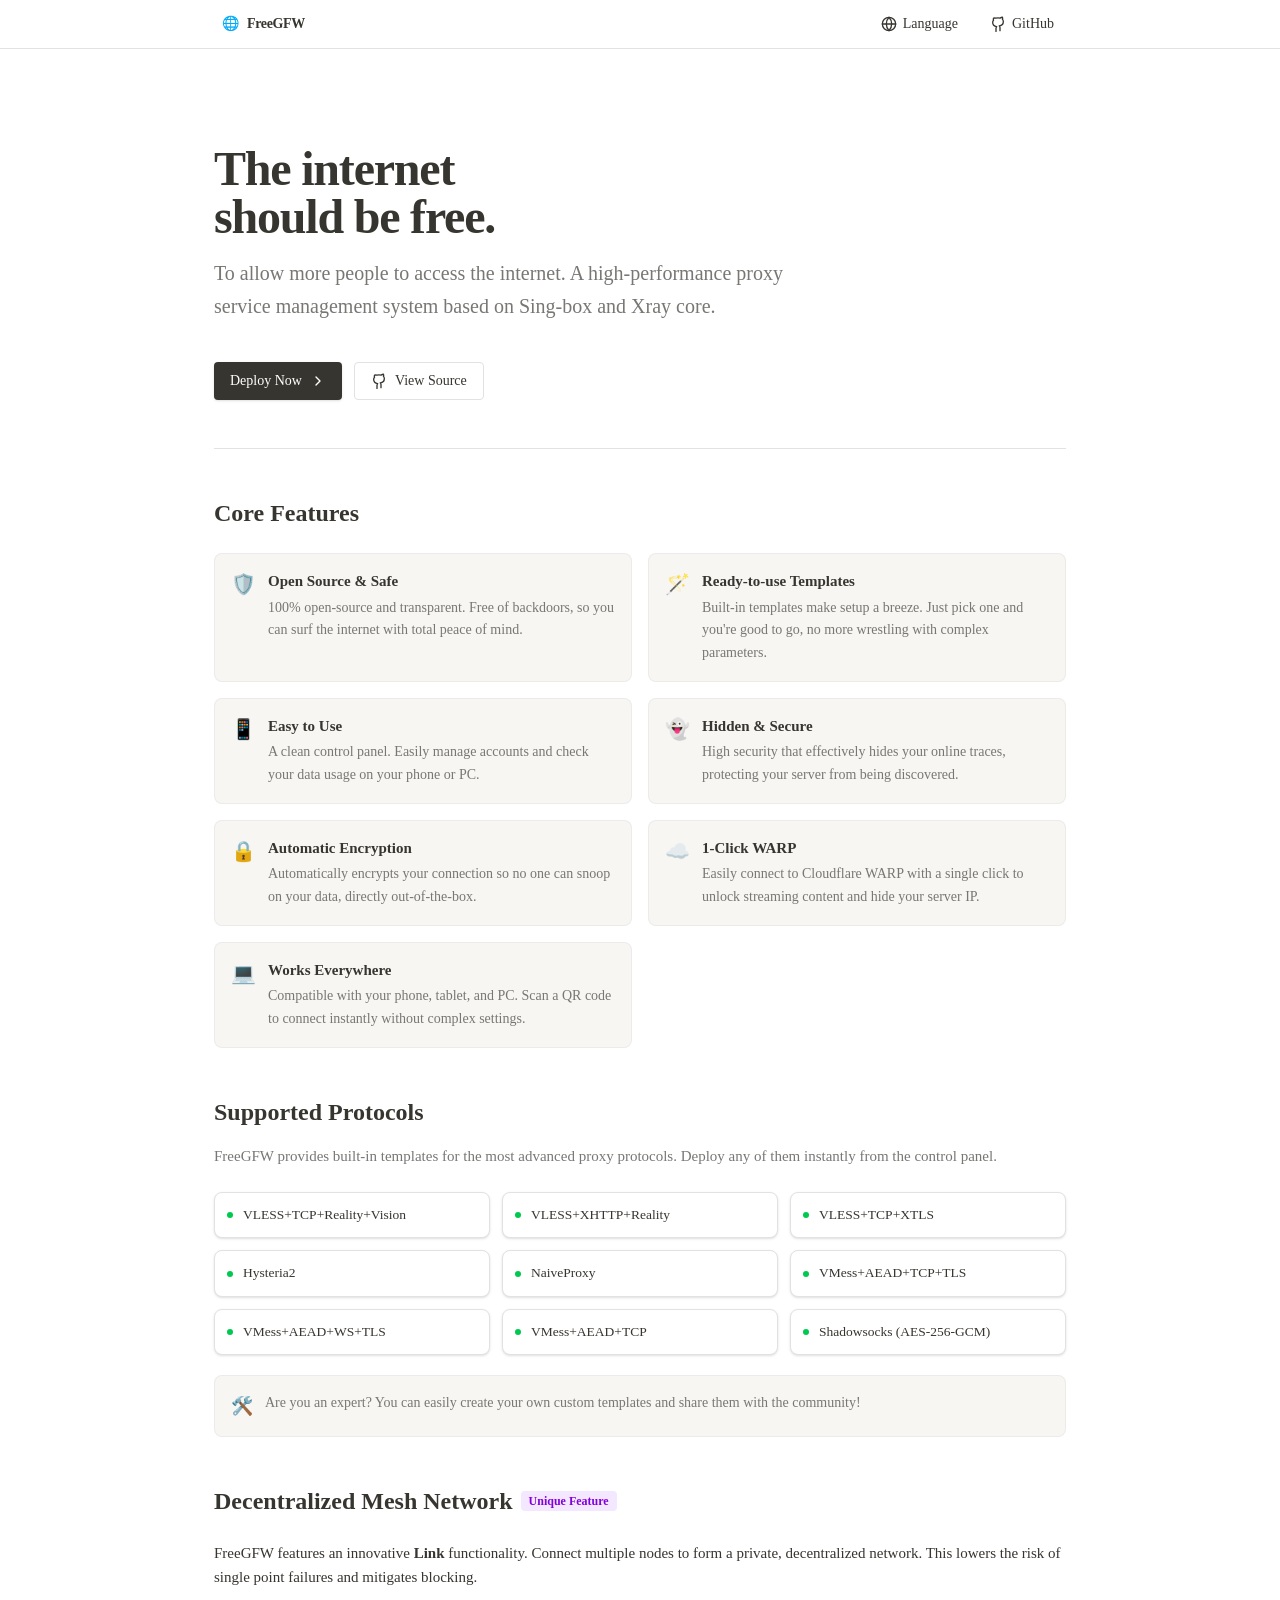
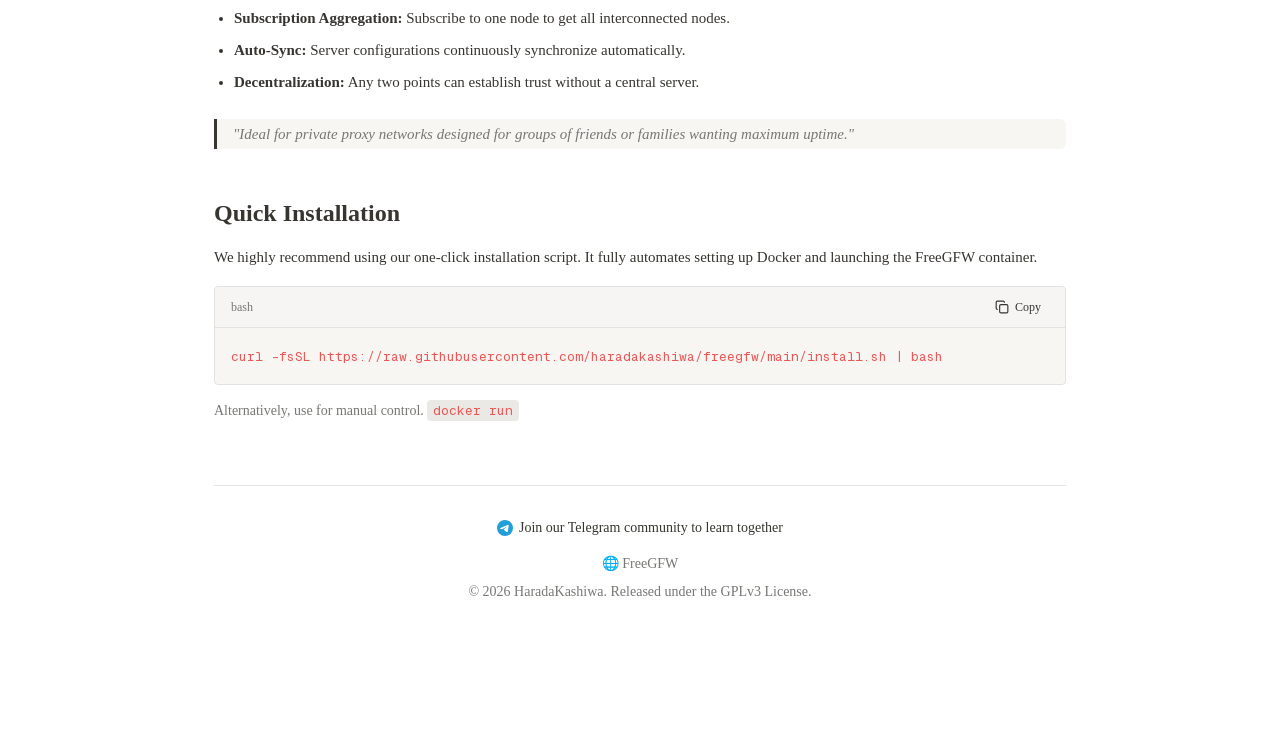
<file: en.html>
<!DOCTYPE html><html lang="en" dir="ltr" class="geist_a71539c9-module__T19VSG__variable geist_mono_8d43a2aa-module__8Li5zG__variable h-full antialiased"><head><meta charSet="utf-8"/><meta name="viewport" content="width=device-width, initial-scale=1"/><link rel="preload" href="/_next/static/media/797e433ab948586e-s.p.09zddjkbdep5a.woff2" as="font" crossorigin="" type="font/woff2"/><link rel="preload" href="/_next/static/media/caa3a2e1cccd8315-s.p.09~u27dqhyhd6.woff2" as="font" crossorigin="" type="font/woff2"/><link rel="stylesheet" href="/_next/static/chunks/10z79jy2tqgt1.css" data-precedence="next"/><link rel="preload" as="script" fetchPriority="low" href="/_next/static/chunks/0yy4sp326zo5e.js"/><script src="/_next/static/chunks/0cje14_narrpx.js" async=""></script><script src="/_next/static/chunks/0p7s21x70w3q6.js" async=""></script><script src="/_next/static/chunks/0.~2ky53fo~10.js" async=""></script><script src="/_next/static/chunks/turbopack-0.y1de6hyeiy0.js" async=""></script><script src="/_next/static/chunks/0dbhjjzl8qfwv.js" async=""></script><script src="/_next/static/chunks/03a4jm_7-dpof.js" async=""></script><script src="/_next/static/chunks/0r_6mzsufssl4.js" async=""></script><script src="/_next/static/chunks/00x2ybc9ymjpn.js" async=""></script><link rel="preload" href="https://www.googletagmanager.com/gtag/js?id=G-4L5LV9V8J2" as="script"/><meta name="next-size-adjust" content=""/><title>FreeGFW - High Performance Proxy Network</title><meta name="description" content="A high-performance proxy service management system based on Sing-box and Xray core."/><script src="/_next/static/chunks/03~yq9q893hmn.js" noModule=""></script></head><body class="min-h-full flex flex-col text-[#37352f] bg-white"><div hidden=""><!--$--><!--/$--></div><div class="min-h-screen bg-white text-[#37352f] selection:bg-[#cde4ff] pb-32"><nav class="sticky top-0 w-full z-50 bg-white/90 backdrop-blur-sm border-b border-[#e2e2e2]"><div class="max-w-[900px] mx-auto px-6 h-12 flex items-center justify-between text-sm"><div class="flex items-center gap-2 font-medium hover:bg-neutral-100 px-2 py-1 rounded cursor-pointer transition-colors"><span role="img" aria-label="globe">🌐</span><span class="font-semibold tracking-tight">FreeGFW</span></div><div class="flex items-center gap-2"><button type="button" tabindex="0" aria-haspopup="menu" id="base-ui-_R_diltivb_" data-slot="dropdown-menu-trigger" class="flex items-center gap-1.5 hover:bg-neutral-100 px-3 py-1.5 rounded cursor-pointer transition-colors outline-none text-[#37352f]"><svg xmlns="http://www.w3.org/2000/svg" width="24" height="24" viewBox="0 0 24 24" fill="none" stroke="currentColor" stroke-width="2" stroke-linecap="round" stroke-linejoin="round" class="lucide lucide-globe w-4 h-4" aria-hidden="true"><circle cx="12" cy="12" r="10"></circle><path d="M12 2a14.5 14.5 0 0 0 0 20 14.5 14.5 0 0 0 0-20"></path><path d="M2 12h20"></path></svg><span>Language</span></button><a href="https://github.com/haradakashiwa/freegfw" target="_blank" rel="noreferrer" class="flex items-center gap-1.5 hover:bg-neutral-100 px-3 py-1.5 rounded transition-colors"><svg viewBox="0 0 24 24" width="24" height="24" stroke="currentColor" stroke-width="2" fill="none" stroke-linecap="round" stroke-linejoin="round" class="w-4 h-4"><path d="M15 22v-4a4.8 4.8 0 0 0-1-3.2c3-.3 6-1.5 6-6.5a4.6 4.6 0 0 0-1.3-3.2 4.2 4.2 0 0 0-.1-3.2s-1.1-.3-3.5 1.3a12.3 12.3 0 0 0-6.2 0C6.5 2.8 5.4 3.1 5.4 3.1a4.2 4.2 0 0 0-.1 3.2A4.6 4.6 0 0 0 4 9.5c0 5 3 6.2 6 6.5a4.8 4.8 0 0 0-1 3.2v4"></path></svg><span>GitHub</span></a></div></div></nav><main class="max-w-[900px] mx-auto px-6 pt-16 md:pt-24"><div class="mb-10"><h1 class="text-4xl md:text-5xl font-bold tracking-tight text-[#37352f] mb-4 whitespace-pre-line">The internet
should be free.</h1><p class="text-xl text-[#787774] max-w-[600px] leading-relaxed">To allow more people to access the internet. A high-performance proxy service management system based on Sing-box and Xray core.</p></div><div class="flex flex-col sm:flex-row gap-3 mb-12 border-b border-[#e2e2e2] pb-12"><button class="flex items-center justify-center gap-2 bg-[#37352f] text-white hover:bg-[#2f2d29] px-4 py-2 rounded shadow-sm text-sm font-medium transition-colors">Deploy Now<!-- --> <svg xmlns="http://www.w3.org/2000/svg" width="24" height="24" viewBox="0 0 24 24" fill="none" stroke="currentColor" stroke-width="2" stroke-linecap="round" stroke-linejoin="round" class="lucide lucide-chevron-right w-4 h-4" aria-hidden="true"><path d="m9 18 6-6-6-6"></path></svg></button><a href="https://github.com/haradakashiwa/freegfw" target="_blank" rel="noreferrer"><button class="flex w-full items-center justify-center gap-2 bg-white text-[#37352f] border border-[#e2e2e2] hover:bg-[#f7f6f3] px-4 py-2 rounded text-sm font-medium transition-colors"><svg viewBox="0 0 24 24" width="24" height="24" stroke="currentColor" stroke-width="2" fill="none" stroke-linecap="round" stroke-linejoin="round" class="w-4 h-4"><path d="M15 22v-4a4.8 4.8 0 0 0-1-3.2c3-.3 6-1.5 6-6.5a4.6 4.6 0 0 0-1.3-3.2 4.2 4.2 0 0 0-.1-3.2s-1.1-.3-3.5 1.3a12.3 12.3 0 0 0-6.2 0C6.5 2.8 5.4 3.1 5.4 3.1a4.2 4.2 0 0 0-.1 3.2A4.6 4.6 0 0 0 4 9.5c0 5 3 6.2 6 6.5a4.8 4.8 0 0 0-1 3.2v4"></path></svg> <!-- -->View Source</button></a></div><div class="mb-12"><h2 class="text-2xl font-bold mb-6">Core Features</h2><div class="grid grid-cols-1 md:grid-cols-2 gap-4"><div class="flex gap-3 p-4 bg-[#f7f6f3] rounded-md border border-[#e2e2e2]/50 hover:bg-[#f2f1ee] transition-colors"><div class="text-xl">🛡️</div><div><h3 class="font-bold text-[15px] mb-1">Open Source &amp; Safe</h3><p class="text-sm text-[#787774] leading-relaxed">100% open-source and transparent. Free of backdoors, so you can surf the internet with total peace of mind.</p></div></div><div class="flex gap-3 p-4 bg-[#f7f6f3] rounded-md border border-[#e2e2e2]/50 hover:bg-[#f2f1ee] transition-colors"><div class="text-xl">🪄</div><div><h3 class="font-bold text-[15px] mb-1">Ready-to-use Templates</h3><p class="text-sm text-[#787774] leading-relaxed">Built-in templates make setup a breeze. Just pick one and you&#x27;re good to go, no more wrestling with complex parameters.</p></div></div><div class="flex gap-3 p-4 bg-[#f7f6f3] rounded-md border border-[#e2e2e2]/50 hover:bg-[#f2f1ee] transition-colors"><div class="text-xl">📱</div><div><h3 class="font-bold text-[15px] mb-1">Easy to Use</h3><p class="text-sm text-[#787774] leading-relaxed">A clean control panel. Easily manage accounts and check your data usage on your phone or PC.</p></div></div><div class="flex gap-3 p-4 bg-[#f7f6f3] rounded-md border border-[#e2e2e2]/50 hover:bg-[#f2f1ee] transition-colors"><div class="text-xl">👻</div><div><h3 class="font-bold text-[15px] mb-1">Hidden &amp; Secure</h3><p class="text-sm text-[#787774] leading-relaxed">High security that effectively hides your online traces, protecting your server from being discovered.</p></div></div><div class="flex gap-3 p-4 bg-[#f7f6f3] rounded-md border border-[#e2e2e2]/50 hover:bg-[#f2f1ee] transition-colors"><div class="text-xl">🔒</div><div><h3 class="font-bold text-[15px] mb-1">Automatic Encryption</h3><p class="text-sm text-[#787774] leading-relaxed">Automatically encrypts your connection so no one can snoop on your data, directly out-of-the-box.</p></div></div><div class="flex gap-3 p-4 bg-[#f7f6f3] rounded-md border border-[#e2e2e2]/50 hover:bg-[#f2f1ee] transition-colors"><div class="text-xl">☁️</div><div><h3 class="font-bold text-[15px] mb-1">1-Click WARP</h3><p class="text-sm text-[#787774] leading-relaxed">Easily connect to Cloudflare WARP with a single click to unlock streaming content and hide your server IP.</p></div></div><div class="flex gap-3 p-4 bg-[#f7f6f3] rounded-md border border-[#e2e2e2]/50 hover:bg-[#f2f1ee] transition-colors"><div class="text-xl">💻</div><div><h3 class="font-bold text-[15px] mb-1">Works Everywhere</h3><p class="text-sm text-[#787774] leading-relaxed">Compatible with your phone, tablet, and PC. Scan a QR code to connect instantly without complex settings.</p></div></div></div></div><div class="mb-12"><h2 class="text-2xl font-bold mb-4">Supported Protocols</h2><p class="mb-6 text-[15px] leading-relaxed text-[#787774]">FreeGFW provides built-in templates for the most advanced proxy protocols. Deploy any of them instantly from the control panel.</p><div class="grid grid-cols-1 sm:grid-cols-2 md:grid-cols-3 gap-3"><div class="flex items-center gap-2.5 p-3 bg-white border border-[#e2e2e2] rounded-md shadow-sm text-[13.5px] font-medium text-[#37352f] hover:border-[#37352f] cursor-pointer transition-colors"><div class="w-1.5 h-1.5 rounded-full bg-green-500"></div>VLESS+TCP+Reality+Vision</div><div class="flex items-center gap-2.5 p-3 bg-white border border-[#e2e2e2] rounded-md shadow-sm text-[13.5px] font-medium text-[#37352f] hover:border-[#37352f] cursor-pointer transition-colors"><div class="w-1.5 h-1.5 rounded-full bg-green-500"></div>VLESS+XHTTP+Reality</div><div class="flex items-center gap-2.5 p-3 bg-white border border-[#e2e2e2] rounded-md shadow-sm text-[13.5px] font-medium text-[#37352f] hover:border-[#37352f] cursor-pointer transition-colors"><div class="w-1.5 h-1.5 rounded-full bg-green-500"></div>VLESS+TCP+XTLS</div><div class="flex items-center gap-2.5 p-3 bg-white border border-[#e2e2e2] rounded-md shadow-sm text-[13.5px] font-medium text-[#37352f] hover:border-[#37352f] cursor-pointer transition-colors"><div class="w-1.5 h-1.5 rounded-full bg-green-500"></div>Hysteria2</div><div class="flex items-center gap-2.5 p-3 bg-white border border-[#e2e2e2] rounded-md shadow-sm text-[13.5px] font-medium text-[#37352f] hover:border-[#37352f] cursor-pointer transition-colors"><div class="w-1.5 h-1.5 rounded-full bg-green-500"></div>NaiveProxy</div><div class="flex items-center gap-2.5 p-3 bg-white border border-[#e2e2e2] rounded-md shadow-sm text-[13.5px] font-medium text-[#37352f] hover:border-[#37352f] cursor-pointer transition-colors"><div class="w-1.5 h-1.5 rounded-full bg-green-500"></div>VMess+AEAD+TCP+TLS</div><div class="flex items-center gap-2.5 p-3 bg-white border border-[#e2e2e2] rounded-md shadow-sm text-[13.5px] font-medium text-[#37352f] hover:border-[#37352f] cursor-pointer transition-colors"><div class="w-1.5 h-1.5 rounded-full bg-green-500"></div>VMess+AEAD+WS+TLS</div><div class="flex items-center gap-2.5 p-3 bg-white border border-[#e2e2e2] rounded-md shadow-sm text-[13.5px] font-medium text-[#37352f] hover:border-[#37352f] cursor-pointer transition-colors"><div class="w-1.5 h-1.5 rounded-full bg-green-500"></div>VMess+AEAD+TCP</div><div class="flex items-center gap-2.5 p-3 bg-white border border-[#e2e2e2] rounded-md shadow-sm text-[13.5px] font-medium text-[#37352f] hover:border-[#37352f] cursor-pointer transition-colors"><div class="w-1.5 h-1.5 rounded-full bg-green-500"></div>Shadowsocks (AES-256-GCM)</div></div><div class="mt-5 p-4 bg-[#f7f6f3] border border-[#e2e2e2]/50 rounded-md flex items-start gap-3"><div class="text-lg">🛠️</div><p class="text-[14px] text-[#787774] leading-relaxed">Are you an expert? You can easily create your own custom templates and share them with the community!</p></div></div><div class="mb-12"><div class="flex items-center gap-2 mb-6"><h2 class="text-2xl font-bold">Decentralized Mesh Network</h2><span class="px-2 py-0.5 rounded bg-purple-100 text-purple-700 text-xs font-semibold">Unique Feature</span></div><p class="mb-4 text-[15px] leading-relaxed">FreeGFW features an innovative <strong class='font-bold'>Link</strong> functionality. Connect multiple nodes to form a private, decentralized network. This lowers the risk of single point failures and mitigates blocking.</p><ul class="list-disc pl-5 mb-6 text-[15px] leading-relaxed space-y-2 text-[#37352f]"><li><strong class='font-bold'>Subscription Aggregation:</strong> Subscribe to one node to get all interconnected nodes.</li><li><strong class='font-bold'>Auto-Sync:</strong> Server configurations continuously synchronize automatically.</li><li><strong class='font-bold'>Decentralization:</strong> Any two points can establish trust without a central server.</li></ul><blockquote class="border-l-[3px] border-[#37352f] pl-4 py-1 my-6 text-[15px] text-[#787774] italic bg-[#f7f6f3] p-3 rounded-r-sm ltr:border-l-[3px] rtl:border-r-[3px] rtl:border-l-0 rtl:pl-0 rtl:pr-4">&quot;<!-- -->Ideal for private proxy networks designed for groups of friends or families wanting maximum uptime.<!-- -->&quot;</blockquote></div><div id="install" class="mb-12"><h2 class="text-2xl font-bold mb-4">Quick Installation</h2><p class="mb-4 text-[15px] leading-relaxed">We highly recommend using our one-click installation script. It fully automates setting up Docker and launching the FreeGFW container.</p><div class="bg-[#f7f6f3] rounded border border-[#e2e2e2] overflow-hidden my-4" dir="ltr"><div class="flex justify-between items-center px-4 py-2 bg-neutral-100/50 border-b border-[#e2e2e2] text-xs text-[#787774] font-medium"><span>bash</span><button class="flex items-center gap-1.5 hover:bg-[#e2e2e2] px-2 py-1 rounded transition-colors text-[#37352f]"><svg xmlns="http://www.w3.org/2000/svg" width="24" height="24" viewBox="0 0 24 24" fill="none" stroke="currentColor" stroke-width="2" stroke-linecap="round" stroke-linejoin="round" class="lucide lucide-copy w-3.5 h-3.5" aria-hidden="true"><rect width="14" height="14" x="8" y="8" rx="2" ry="2"></rect><path d="M4 16c-1.1 0-2-.9-2-2V4c0-1.1.9-2 2-2h10c1.1 0 2 .9 2 2"></path></svg>Copy</button></div><div class="p-4 overflow-x-auto text-left"><code class="text-[13px] font-mono text-[#eb5757]">curl -fsSL https://raw.githubusercontent.com/haradakashiwa/freegfw/main/install.sh | bash</code></div></div><p class="text-sm text-[#787774] mt-2">Alternatively, use  for manual control.<!-- --> <code class="bg-[#eae9e5] text-[#eb5757] px-1.5 py-0.5 rounded text-[13px] font-mono">docker run</code></p></div><footer class="border-t border-[#e2e2e2] pt-8 mt-16 text-sm text-[#787774] flex flex-col items-center justify-center gap-2"><a href="https://t.me/zijianvpn" target="_blank" rel="noopener noreferrer" class="mb-2 text-[#37352f] hover:underline transition-colors flex items-center gap-1.5 font-medium"><svg viewBox="0 0 24 24" class="w-4 h-4 fill-[#229ED9]"><path d="M11.944 0A12 12 0 0 0 0 12a12 12 0 0 0 12 12 12 12 0 0 0 12-12A12 12 0 0 0 12 0a12 12 0 0 0-.056 0zm4.962 7.224c.1-.002.321.023.465.14a.506.506 0 0 1 .171.325c.016.093.036.306.02.472-.18 1.898-.962 6.502-1.36 8.627-.168.9-.499 1.201-.82 1.23-.696.065-1.225-.46-1.9-.902-1.056-.693-1.653-1.124-2.678-1.8-1.185-.78-.417-1.21.258-1.91.177-.184 3.247-2.977 3.307-3.23.007-.032.014-.15-.056-.212s-.174-.041-.249-.024c-.106.024-1.793 1.14-5.061 3.345-.48.33-.913.49-1.302.48-.428-.008-1.252-.241-1.865-.44-.752-.245-1.349-.374-1.297-.789.027-.216.325-.437.892-.663 3.498-1.524 5.83-2.529 6.998-3.014 3.332-1.386 4.025-1.627 4.476-1.635z"></path></svg>Join our Telegram community to learn together</a><div><span role="img" aria-label="globe">🌐</span> FreeGFW</div><div>© <!-- -->2026<!-- --> HaradaKashiwa. <!-- -->Released under the GPLv3 License.</div></footer></main></div><!--$--><!--/$--><script src="/_next/static/chunks/0yy4sp326zo5e.js" id="_R_" async=""></script><script>(self.__next_f=self.__next_f||[]).push([0])</script><script>self.__next_f.push([1,"1:\"$Sreact.fragment\"\n2:I[39756,[\"/_next/static/chunks/0dbhjjzl8qfwv.js\"],\"default\"]\n3:I[37457,[\"/_next/static/chunks/0dbhjjzl8qfwv.js\"],\"default\"]\n5:I[47257,[\"/_next/static/chunks/0dbhjjzl8qfwv.js\"],\"ClientPageRoot\"]\n6:I[79101,[\"/_next/static/chunks/03a4jm_7-dpof.js\",\"/_next/static/chunks/0r_6mzsufssl4.js\",\"/_next/static/chunks/00x2ybc9ymjpn.js\"],\"default\"]\n9:I[97367,[\"/_next/static/chunks/0dbhjjzl8qfwv.js\"],\"OutletBoundary\"]\na:\"$Sreact.suspense\"\nd:I[97367,[\"/_next/static/chunks/0dbhjjzl8qfwv.js\"],\"ViewportBoundary\"]\nf:I[97367,[\"/_next/static/chunks/0dbhjjzl8qfwv.js\"],\"MetadataBoundary\"]\n11:I[68027,[],\"default\",1]\n:HL[\"/_next/static/chunks/10z79jy2tqgt1.css\",\"style\"]\n:HL[\"/_next/static/media/797e433ab948586e-s.p.09zddjkbdep5a.woff2\",\"font\",{\"crossOrigin\":\"\",\"type\":\"font/woff2\"}]\n:HL[\"/_next/static/media/caa3a2e1cccd8315-s.p.09~u27dqhyhd6.woff2\",\"font\",{\"crossOrigin\":\"\",\"type\":\"font/woff2\"}]\n"])</script><script>self.__next_f.push([1,"0:{\"P\":null,\"c\":[\"\",\"en\"],\"q\":\"\",\"i\":false,\"f\":[[[\"\",{\"children\":[[\"lang\",\"en\",\"d\",null],{\"children\":[\"__PAGE__\",{}]},\"$undefined\",\"$undefined\",16]}],[[\"$\",\"$1\",\"c\",{\"children\":[null,[\"$\",\"$L2\",null,{\"parallelRouterKey\":\"children\",\"error\":\"$undefined\",\"errorStyles\":\"$undefined\",\"errorScripts\":\"$undefined\",\"template\":[\"$\",\"$L3\",null,{}],\"templateStyles\":\"$undefined\",\"templateScripts\":\"$undefined\",\"notFound\":[[[\"$\",\"title\",null,{\"children\":\"404: This page could not be found.\"}],[\"$\",\"div\",null,{\"style\":{\"fontFamily\":\"system-ui,\\\"Segoe UI\\\",Roboto,Helvetica,Arial,sans-serif,\\\"Apple Color Emoji\\\",\\\"Segoe UI Emoji\\\"\",\"height\":\"100vh\",\"textAlign\":\"center\",\"display\":\"flex\",\"flexDirection\":\"column\",\"alignItems\":\"center\",\"justifyContent\":\"center\"},\"children\":[\"$\",\"div\",null,{\"children\":[[\"$\",\"style\",null,{\"dangerouslySetInnerHTML\":{\"__html\":\"body{color:#000;background:#fff;margin:0}.next-error-h1{border-right:1px solid rgba(0,0,0,.3)}@media (prefers-color-scheme:dark){body{color:#fff;background:#000}.next-error-h1{border-right:1px solid rgba(255,255,255,.3)}}\"}}],[\"$\",\"h1\",null,{\"className\":\"next-error-h1\",\"style\":{\"display\":\"inline-block\",\"margin\":\"0 20px 0 0\",\"padding\":\"0 23px 0 0\",\"fontSize\":24,\"fontWeight\":500,\"verticalAlign\":\"top\",\"lineHeight\":\"49px\"},\"children\":404}],[\"$\",\"div\",null,{\"style\":{\"display\":\"inline-block\"},\"children\":[\"$\",\"h2\",null,{\"style\":{\"fontSize\":14,\"fontWeight\":400,\"lineHeight\":\"49px\",\"margin\":0},\"children\":\"This page could not be found.\"}]}]]}]}]],[]],\"forbidden\":\"$undefined\",\"unauthorized\":\"$undefined\"}]]}],{\"children\":[[\"$\",\"$1\",\"c\",{\"children\":[[[\"$\",\"link\",\"0\",{\"rel\":\"stylesheet\",\"href\":\"/_next/static/chunks/10z79jy2tqgt1.css\",\"precedence\":\"next\",\"crossOrigin\":\"$undefined\",\"nonce\":\"$undefined\"}],[\"$\",\"script\",\"script-0\",{\"src\":\"/_next/static/chunks/03a4jm_7-dpof.js\",\"async\":true,\"nonce\":\"$undefined\"}]],\"$L4\"]}],{\"children\":[[\"$\",\"$1\",\"c\",{\"children\":[[\"$\",\"$L5\",null,{\"Component\":\"$6\",\"serverProvidedParams\":{\"searchParams\":{},\"params\":{\"lang\":\"en\"},\"promises\":[\"$@7\",\"$@8\"]}}],[[\"$\",\"script\",\"script-0\",{\"src\":\"/_next/static/chunks/0r_6mzsufssl4.js\",\"async\":true,\"nonce\":\"$undefined\"}],[\"$\",\"script\",\"script-1\",{\"src\":\"/_next/static/chunks/00x2ybc9ymjpn.js\",\"async\":true,\"nonce\":\"$undefined\"}]],[\"$\",\"$L9\",null,{\"children\":[\"$\",\"$a\",null,{\"name\":\"Next.MetadataOutlet\",\"children\":\"$@b\"}]}]]}],{},null,false,null]},null,false,null]},null,false,\"$@c\"],[\"$\",\"$1\",\"h\",{\"children\":[null,[\"$\",\"$Ld\",null,{\"children\":\"$Le\"}],[\"$\",\"div\",null,{\"hidden\":true,\"children\":[\"$\",\"$Lf\",null,{\"children\":[\"$\",\"$a\",null,{\"name\":\"Next.Metadata\",\"children\":\"$L10\"}]}]}],[\"$\",\"meta\",null,{\"name\":\"next-size-adjust\",\"content\":\"\"}]]}],false]],\"m\":\"$undefined\",\"G\":[\"$11\",[]],\"S\":true,\"h\":null,\"s\":\"$undefined\",\"l\":\"$undefined\",\"p\":\"$undefined\",\"d\":\"$undefined\",\"b\":\"ve0Rva5OMpYJeXXk1Z0ol\"}\n"])</script><script>self.__next_f.push([1,"12:[]\nc:\"$W12\"\n7:{}\n8:\"$0:f:0:1:1:children:1:children:0:props:children:0:props:serverProvidedParams:params\"\n"])</script><script>self.__next_f.push([1,"13:I[79520,[\"/_next/static/chunks/03a4jm_7-dpof.js\"],\"\"]\n4:[\"$\",\"html\",null,{\"lang\":\"en\",\"dir\":\"ltr\",\"className\":\"geist_a71539c9-module__T19VSG__variable geist_mono_8d43a2aa-module__8Li5zG__variable h-full antialiased\",\"children\":[\"$\",\"body\",null,{\"className\":\"min-h-full flex flex-col text-[#37352f] bg-white\",\"children\":[[\"$\",\"$L2\",null,{\"parallelRouterKey\":\"children\",\"error\":\"$undefined\",\"errorStyles\":\"$undefined\",\"errorScripts\":\"$undefined\",\"template\":[\"$\",\"$L3\",null,{}],\"templateStyles\":\"$undefined\",\"templateScripts\":\"$undefined\",\"notFound\":\"$undefined\",\"forbidden\":\"$undefined\",\"unauthorized\":\"$undefined\"}],[\"$\",\"$L13\",null,{\"src\":\"https://www.googletagmanager.com/gtag/js?id=G-4L5LV9V8J2\",\"strategy\":\"afterInteractive\"}],[\"$\",\"$L13\",null,{\"id\":\"google-analytics\",\"strategy\":\"afterInteractive\",\"children\":\"\\n            window.dataLayer = window.dataLayer || [];\\n            function gtag(){dataLayer.push(arguments);}\\n            gtag('js', new Date());\\n\\n            gtag('config', 'G-4L5LV9V8J2');\\n          \"}]]}]}]\n"])</script><script>self.__next_f.push([1,"e:[[\"$\",\"meta\",\"0\",{\"charSet\":\"utf-8\"}],[\"$\",\"meta\",\"1\",{\"name\":\"viewport\",\"content\":\"width=device-width, initial-scale=1\"}]]\n"])</script><script>self.__next_f.push([1,"b:null\n10:[[\"$\",\"title\",\"0\",{\"children\":\"FreeGFW - High Performance Proxy Network\"}],[\"$\",\"meta\",\"1\",{\"name\":\"description\",\"content\":\"A high-performance proxy service management system based on Sing-box and Xray core.\"}]]\n"])</script></body></html>
</file>
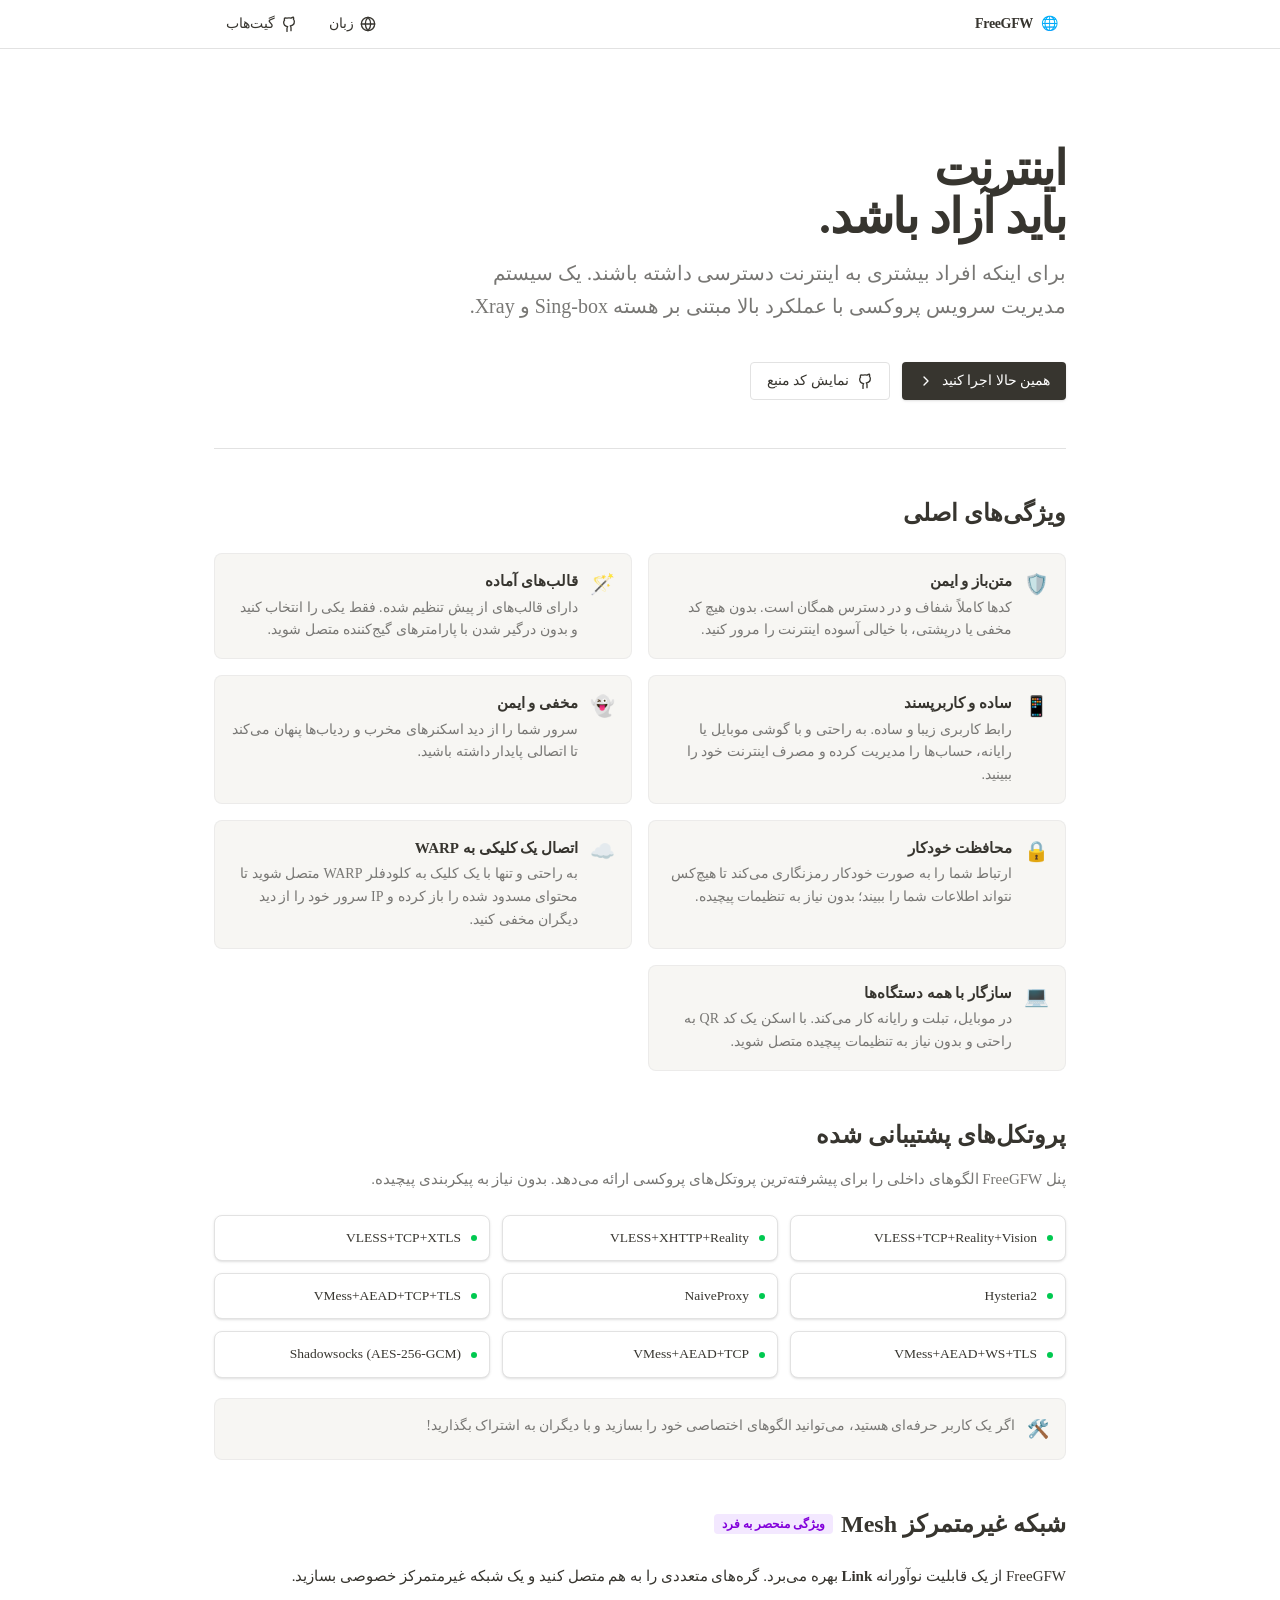
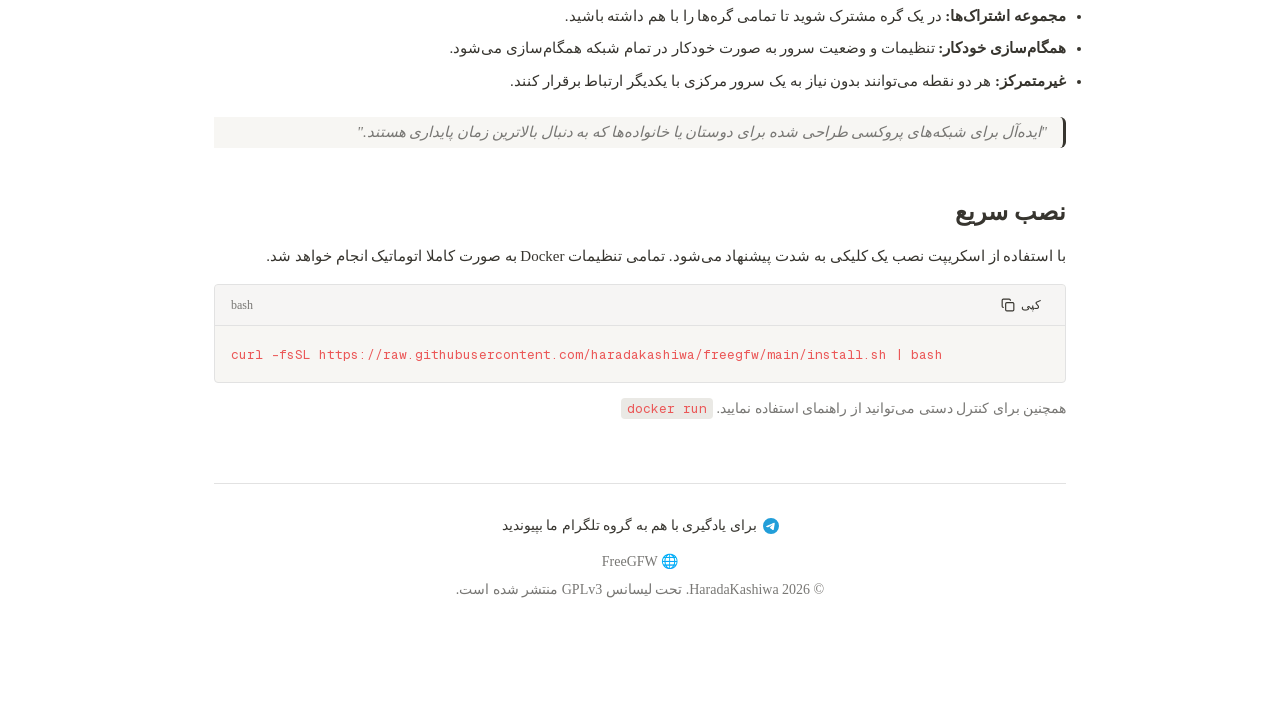
<file: fa.html>
<!DOCTYPE html><html lang="fa" dir="rtl" class="geist_a71539c9-module__T19VSG__variable geist_mono_8d43a2aa-module__8Li5zG__variable h-full antialiased"><head><meta charSet="utf-8"/><meta name="viewport" content="width=device-width, initial-scale=1"/><link rel="preload" href="/_next/static/media/797e433ab948586e-s.p.09zddjkbdep5a.woff2" as="font" crossorigin="" type="font/woff2"/><link rel="preload" href="/_next/static/media/caa3a2e1cccd8315-s.p.09~u27dqhyhd6.woff2" as="font" crossorigin="" type="font/woff2"/><link rel="stylesheet" href="/_next/static/chunks/10z79jy2tqgt1.css" data-precedence="next"/><link rel="preload" as="script" fetchPriority="low" href="/_next/static/chunks/0yy4sp326zo5e.js"/><script src="/_next/static/chunks/0cje14_narrpx.js" async=""></script><script src="/_next/static/chunks/0p7s21x70w3q6.js" async=""></script><script src="/_next/static/chunks/0.~2ky53fo~10.js" async=""></script><script src="/_next/static/chunks/turbopack-0.y1de6hyeiy0.js" async=""></script><script src="/_next/static/chunks/0dbhjjzl8qfwv.js" async=""></script><script src="/_next/static/chunks/03a4jm_7-dpof.js" async=""></script><script src="/_next/static/chunks/0r_6mzsufssl4.js" async=""></script><script src="/_next/static/chunks/00x2ybc9ymjpn.js" async=""></script><link rel="preload" href="https://www.googletagmanager.com/gtag/js?id=G-4L5LV9V8J2" as="script"/><meta name="next-size-adjust" content=""/><title>FreeGFW - High Performance Proxy Network</title><meta name="description" content="A high-performance proxy service management system based on Sing-box and Xray core."/><script src="/_next/static/chunks/03~yq9q893hmn.js" noModule=""></script></head><body class="min-h-full flex flex-col text-[#37352f] bg-white"><div hidden=""><!--$--><!--/$--></div><div class="min-h-screen bg-white text-[#37352f] selection:bg-[#cde4ff] pb-32"><nav class="sticky top-0 w-full z-50 bg-white/90 backdrop-blur-sm border-b border-[#e2e2e2]"><div class="max-w-[900px] mx-auto px-6 h-12 flex items-center justify-between text-sm"><div class="flex items-center gap-2 font-medium hover:bg-neutral-100 px-2 py-1 rounded cursor-pointer transition-colors"><span role="img" aria-label="globe">🌐</span><span class="font-semibold tracking-tight">FreeGFW</span></div><div class="flex items-center gap-2"><button type="button" tabindex="0" aria-haspopup="menu" id="base-ui-_R_diltivb_" data-slot="dropdown-menu-trigger" class="flex items-center gap-1.5 hover:bg-neutral-100 px-3 py-1.5 rounded cursor-pointer transition-colors outline-none text-[#37352f]"><svg xmlns="http://www.w3.org/2000/svg" width="24" height="24" viewBox="0 0 24 24" fill="none" stroke="currentColor" stroke-width="2" stroke-linecap="round" stroke-linejoin="round" class="lucide lucide-globe w-4 h-4" aria-hidden="true"><circle cx="12" cy="12" r="10"></circle><path d="M12 2a14.5 14.5 0 0 0 0 20 14.5 14.5 0 0 0 0-20"></path><path d="M2 12h20"></path></svg><span>زبان</span></button><a href="https://github.com/haradakashiwa/freegfw" target="_blank" rel="noreferrer" class="flex items-center gap-1.5 hover:bg-neutral-100 px-3 py-1.5 rounded transition-colors"><svg viewBox="0 0 24 24" width="24" height="24" stroke="currentColor" stroke-width="2" fill="none" stroke-linecap="round" stroke-linejoin="round" class="w-4 h-4"><path d="M15 22v-4a4.8 4.8 0 0 0-1-3.2c3-.3 6-1.5 6-6.5a4.6 4.6 0 0 0-1.3-3.2 4.2 4.2 0 0 0-.1-3.2s-1.1-.3-3.5 1.3a12.3 12.3 0 0 0-6.2 0C6.5 2.8 5.4 3.1 5.4 3.1a4.2 4.2 0 0 0-.1 3.2A4.6 4.6 0 0 0 4 9.5c0 5 3 6.2 6 6.5a4.8 4.8 0 0 0-1 3.2v4"></path></svg><span>گیت‌هاب</span></a></div></div></nav><main class="max-w-[900px] mx-auto px-6 pt-16 md:pt-24"><div class="mb-10"><h1 class="text-4xl md:text-5xl font-bold tracking-tight text-[#37352f] mb-4 whitespace-pre-line">اینترنت
باید آزاد باشد.</h1><p class="text-xl text-[#787774] max-w-[600px] leading-relaxed">برای اینکه افراد بیشتری به اینترنت دسترسی داشته باشند. یک سیستم مدیریت سرویس پروکسی با عملکرد بالا مبتنی بر هسته Sing-box و Xray.</p></div><div class="flex flex-col sm:flex-row gap-3 mb-12 border-b border-[#e2e2e2] pb-12"><button class="flex items-center justify-center gap-2 bg-[#37352f] text-white hover:bg-[#2f2d29] px-4 py-2 rounded shadow-sm text-sm font-medium transition-colors">همین حالا اجرا کنید<!-- --> <svg xmlns="http://www.w3.org/2000/svg" width="24" height="24" viewBox="0 0 24 24" fill="none" stroke="currentColor" stroke-width="2" stroke-linecap="round" stroke-linejoin="round" class="lucide lucide-chevron-right w-4 h-4" aria-hidden="true"><path d="m9 18 6-6-6-6"></path></svg></button><a href="https://github.com/haradakashiwa/freegfw" target="_blank" rel="noreferrer"><button class="flex w-full items-center justify-center gap-2 bg-white text-[#37352f] border border-[#e2e2e2] hover:bg-[#f7f6f3] px-4 py-2 rounded text-sm font-medium transition-colors"><svg viewBox="0 0 24 24" width="24" height="24" stroke="currentColor" stroke-width="2" fill="none" stroke-linecap="round" stroke-linejoin="round" class="w-4 h-4"><path d="M15 22v-4a4.8 4.8 0 0 0-1-3.2c3-.3 6-1.5 6-6.5a4.6 4.6 0 0 0-1.3-3.2 4.2 4.2 0 0 0-.1-3.2s-1.1-.3-3.5 1.3a12.3 12.3 0 0 0-6.2 0C6.5 2.8 5.4 3.1 5.4 3.1a4.2 4.2 0 0 0-.1 3.2A4.6 4.6 0 0 0 4 9.5c0 5 3 6.2 6 6.5a4.8 4.8 0 0 0-1 3.2v4"></path></svg> <!-- -->نمایش کد منبع</button></a></div><div class="mb-12"><h2 class="text-2xl font-bold mb-6">ویژگی‌های اصلی</h2><div class="grid grid-cols-1 md:grid-cols-2 gap-4"><div class="flex gap-3 p-4 bg-[#f7f6f3] rounded-md border border-[#e2e2e2]/50 hover:bg-[#f2f1ee] transition-colors"><div class="text-xl">🛡️</div><div><h3 class="font-bold text-[15px] mb-1">متن‌باز و ایمن</h3><p class="text-sm text-[#787774] leading-relaxed">کدها کاملاً شفاف و در دسترس همگان است. بدون هیچ کد مخفی یا درپشتی، با خیالی آسوده اینترنت را مرور کنید.</p></div></div><div class="flex gap-3 p-4 bg-[#f7f6f3] rounded-md border border-[#e2e2e2]/50 hover:bg-[#f2f1ee] transition-colors"><div class="text-xl">🪄</div><div><h3 class="font-bold text-[15px] mb-1">قالب‌های آماده</h3><p class="text-sm text-[#787774] leading-relaxed">دارای قالب‌های از پیش تنظیم شده. فقط یکی را انتخاب کنید و بدون درگیر شدن با پارامترهای گیج‌کننده متصل شوید.</p></div></div><div class="flex gap-3 p-4 bg-[#f7f6f3] rounded-md border border-[#e2e2e2]/50 hover:bg-[#f2f1ee] transition-colors"><div class="text-xl">📱</div><div><h3 class="font-bold text-[15px] mb-1">ساده و کاربرپسند</h3><p class="text-sm text-[#787774] leading-relaxed">رابط کاربری زیبا و ساده. به راحتی و با گوشی موبایل یا رایانه، حساب‌ها را مدیریت کرده و مصرف اینترنت خود را ببینید.</p></div></div><div class="flex gap-3 p-4 bg-[#f7f6f3] rounded-md border border-[#e2e2e2]/50 hover:bg-[#f2f1ee] transition-colors"><div class="text-xl">👻</div><div><h3 class="font-bold text-[15px] mb-1">مخفی و ایمن</h3><p class="text-sm text-[#787774] leading-relaxed">سرور شما را از دید اسکنرهای مخرب و ردیاب‌ها پنهان می‌کند تا اتصالی پایدار داشته باشید.</p></div></div><div class="flex gap-3 p-4 bg-[#f7f6f3] rounded-md border border-[#e2e2e2]/50 hover:bg-[#f2f1ee] transition-colors"><div class="text-xl">🔒</div><div><h3 class="font-bold text-[15px] mb-1">محافظت خودکار</h3><p class="text-sm text-[#787774] leading-relaxed">ارتباط شما را به صورت خودکار رمزنگاری می‌کند تا هیچ‌کس نتواند اطلاعات شما را ببیند؛ بدون نیاز به تنظیمات پیچیده.</p></div></div><div class="flex gap-3 p-4 bg-[#f7f6f3] rounded-md border border-[#e2e2e2]/50 hover:bg-[#f2f1ee] transition-colors"><div class="text-xl">☁️</div><div><h3 class="font-bold text-[15px] mb-1">اتصال یک کلیکی به WARP</h3><p class="text-sm text-[#787774] leading-relaxed">به راحتی و تنها با یک کلیک به کلودفلر WARP متصل شوید تا محتوای مسدود شده را باز کرده و IP سرور خود را از دید دیگران مخفی کنید.</p></div></div><div class="flex gap-3 p-4 bg-[#f7f6f3] rounded-md border border-[#e2e2e2]/50 hover:bg-[#f2f1ee] transition-colors"><div class="text-xl">💻</div><div><h3 class="font-bold text-[15px] mb-1">سازگار با همه دستگاه‌ها</h3><p class="text-sm text-[#787774] leading-relaxed">در موبایل، تبلت و رایانه کار می‌کند. با اسکن یک کد QR به راحتی و بدون نیاز به تنظیمات پیچیده متصل شوید.</p></div></div></div></div><div class="mb-12"><h2 class="text-2xl font-bold mb-4">پروتکل‌های پشتیبانی شده</h2><p class="mb-6 text-[15px] leading-relaxed text-[#787774]">پنل FreeGFW الگوهای داخلی را برای پیشرفته‌ترین پروتکل‌های پروکسی ارائه می‌دهد. بدون نیاز به پیکربندی پیچیده.</p><div class="grid grid-cols-1 sm:grid-cols-2 md:grid-cols-3 gap-3"><div class="flex items-center gap-2.5 p-3 bg-white border border-[#e2e2e2] rounded-md shadow-sm text-[13.5px] font-medium text-[#37352f] hover:border-[#37352f] cursor-pointer transition-colors"><div class="w-1.5 h-1.5 rounded-full bg-green-500"></div>VLESS+TCP+Reality+Vision</div><div class="flex items-center gap-2.5 p-3 bg-white border border-[#e2e2e2] rounded-md shadow-sm text-[13.5px] font-medium text-[#37352f] hover:border-[#37352f] cursor-pointer transition-colors"><div class="w-1.5 h-1.5 rounded-full bg-green-500"></div>VLESS+XHTTP+Reality</div><div class="flex items-center gap-2.5 p-3 bg-white border border-[#e2e2e2] rounded-md shadow-sm text-[13.5px] font-medium text-[#37352f] hover:border-[#37352f] cursor-pointer transition-colors"><div class="w-1.5 h-1.5 rounded-full bg-green-500"></div>VLESS+TCP+XTLS</div><div class="flex items-center gap-2.5 p-3 bg-white border border-[#e2e2e2] rounded-md shadow-sm text-[13.5px] font-medium text-[#37352f] hover:border-[#37352f] cursor-pointer transition-colors"><div class="w-1.5 h-1.5 rounded-full bg-green-500"></div>Hysteria2</div><div class="flex items-center gap-2.5 p-3 bg-white border border-[#e2e2e2] rounded-md shadow-sm text-[13.5px] font-medium text-[#37352f] hover:border-[#37352f] cursor-pointer transition-colors"><div class="w-1.5 h-1.5 rounded-full bg-green-500"></div>NaiveProxy</div><div class="flex items-center gap-2.5 p-3 bg-white border border-[#e2e2e2] rounded-md shadow-sm text-[13.5px] font-medium text-[#37352f] hover:border-[#37352f] cursor-pointer transition-colors"><div class="w-1.5 h-1.5 rounded-full bg-green-500"></div>VMess+AEAD+TCP+TLS</div><div class="flex items-center gap-2.5 p-3 bg-white border border-[#e2e2e2] rounded-md shadow-sm text-[13.5px] font-medium text-[#37352f] hover:border-[#37352f] cursor-pointer transition-colors"><div class="w-1.5 h-1.5 rounded-full bg-green-500"></div>VMess+AEAD+WS+TLS</div><div class="flex items-center gap-2.5 p-3 bg-white border border-[#e2e2e2] rounded-md shadow-sm text-[13.5px] font-medium text-[#37352f] hover:border-[#37352f] cursor-pointer transition-colors"><div class="w-1.5 h-1.5 rounded-full bg-green-500"></div>VMess+AEAD+TCP</div><div class="flex items-center gap-2.5 p-3 bg-white border border-[#e2e2e2] rounded-md shadow-sm text-[13.5px] font-medium text-[#37352f] hover:border-[#37352f] cursor-pointer transition-colors"><div class="w-1.5 h-1.5 rounded-full bg-green-500"></div>Shadowsocks (AES-256-GCM)</div></div><div class="mt-5 p-4 bg-[#f7f6f3] border border-[#e2e2e2]/50 rounded-md flex items-start gap-3"><div class="text-lg">🛠️</div><p class="text-[14px] text-[#787774] leading-relaxed">اگر یک کاربر حرفه‌ای هستید، می‌توانید الگوهای اختصاصی خود را بسازید و با دیگران به اشتراک بگذارید!</p></div></div><div class="mb-12"><div class="flex items-center gap-2 mb-6"><h2 class="text-2xl font-bold">شبکه غیرمتمرکز Mesh</h2><span class="px-2 py-0.5 rounded bg-purple-100 text-purple-700 text-xs font-semibold">ویژگی منحصر به فرد</span></div><p class="mb-4 text-[15px] leading-relaxed">FreeGFW از یک قابلیت نوآورانه <strong class='font-bold'>Link</strong> بهره می‌برد. گره‌های متعددی را به هم متصل کنید و یک شبکه غیرمتمرکز خصوصی بسازید.</p><ul class="list-disc pl-5 mb-6 text-[15px] leading-relaxed space-y-2 text-[#37352f]"><li><strong class='font-bold'>مجموعه اشتراک‌ها:</strong> در یک گره مشترک شوید تا تمامی گره‌ها را با هم داشته باشید.</li><li><strong class='font-bold'>همگام‌سازی خودکار:</strong> تنظیمات و وضعیت سرور به صورت خودکار در تمام شبکه همگام‌سازی می‌شود.</li><li><strong class='font-bold'>غیرمتمرکز:</strong> هر دو نقطه می‌توانند بدون نیاز به یک سرور مرکزی با یکدیگر ارتباط برقرار کنند.</li></ul><blockquote class="border-l-[3px] border-[#37352f] pl-4 py-1 my-6 text-[15px] text-[#787774] italic bg-[#f7f6f3] p-3 rounded-r-sm ltr:border-l-[3px] rtl:border-r-[3px] rtl:border-l-0 rtl:pl-0 rtl:pr-4">&quot;<!-- -->ایده‌آل برای شبکه‌های پروکسی طراحی شده برای دوستان یا خانواده‌ها که به دنبال بالاترین زمان پایداری هستند.<!-- -->&quot;</blockquote></div><div id="install" class="mb-12"><h2 class="text-2xl font-bold mb-4">نصب سریع</h2><p class="mb-4 text-[15px] leading-relaxed">با استفاده از اسکریپت نصب یک کلیکی به شدت پیشنهاد می‌شود. تمامی تنظیمات Docker به صورت کاملا اتوماتیک انجام خواهد شد.</p><div class="bg-[#f7f6f3] rounded border border-[#e2e2e2] overflow-hidden my-4" dir="ltr"><div class="flex justify-between items-center px-4 py-2 bg-neutral-100/50 border-b border-[#e2e2e2] text-xs text-[#787774] font-medium"><span>bash</span><button class="flex items-center gap-1.5 hover:bg-[#e2e2e2] px-2 py-1 rounded transition-colors text-[#37352f]"><svg xmlns="http://www.w3.org/2000/svg" width="24" height="24" viewBox="0 0 24 24" fill="none" stroke="currentColor" stroke-width="2" stroke-linecap="round" stroke-linejoin="round" class="lucide lucide-copy w-3.5 h-3.5" aria-hidden="true"><rect width="14" height="14" x="8" y="8" rx="2" ry="2"></rect><path d="M4 16c-1.1 0-2-.9-2-2V4c0-1.1.9-2 2-2h10c1.1 0 2 .9 2 2"></path></svg>کپی</button></div><div class="p-4 overflow-x-auto text-left"><code class="text-[13px] font-mono text-[#eb5757]">curl -fsSL https://raw.githubusercontent.com/haradakashiwa/freegfw/main/install.sh | bash</code></div></div><p class="text-sm text-[#787774] mt-2">همچنین برای کنترل دستی می‌توانید از راهنمای  استفاده نمایید.<!-- --> <code class="bg-[#eae9e5] text-[#eb5757] px-1.5 py-0.5 rounded text-[13px] font-mono">docker run</code></p></div><footer class="border-t border-[#e2e2e2] pt-8 mt-16 text-sm text-[#787774] flex flex-col items-center justify-center gap-2"><a href="https://t.me/zijianvpn" target="_blank" rel="noopener noreferrer" class="mb-2 text-[#37352f] hover:underline transition-colors flex items-center gap-1.5 font-medium"><svg viewBox="0 0 24 24" class="w-4 h-4 fill-[#229ED9]"><path d="M11.944 0A12 12 0 0 0 0 12a12 12 0 0 0 12 12 12 12 0 0 0 12-12A12 12 0 0 0 12 0a12 12 0 0 0-.056 0zm4.962 7.224c.1-.002.321.023.465.14a.506.506 0 0 1 .171.325c.016.093.036.306.02.472-.18 1.898-.962 6.502-1.36 8.627-.168.9-.499 1.201-.82 1.23-.696.065-1.225-.46-1.9-.902-1.056-.693-1.653-1.124-2.678-1.8-1.185-.78-.417-1.21.258-1.91.177-.184 3.247-2.977 3.307-3.23.007-.032.014-.15-.056-.212s-.174-.041-.249-.024c-.106.024-1.793 1.14-5.061 3.345-.48.33-.913.49-1.302.48-.428-.008-1.252-.241-1.865-.44-.752-.245-1.349-.374-1.297-.789.027-.216.325-.437.892-.663 3.498-1.524 5.83-2.529 6.998-3.014 3.332-1.386 4.025-1.627 4.476-1.635z"></path></svg>برای یادگیری با هم به گروه تلگرام ما بپیوندید</a><div><span role="img" aria-label="globe">🌐</span> FreeGFW</div><div>© <!-- -->2026<!-- --> HaradaKashiwa. <!-- -->تحت لیسانس GPLv3 منتشر شده است.</div></footer></main></div><!--$--><!--/$--><script src="/_next/static/chunks/0yy4sp326zo5e.js" id="_R_" async=""></script><script>(self.__next_f=self.__next_f||[]).push([0])</script><script>self.__next_f.push([1,"1:\"$Sreact.fragment\"\n2:I[39756,[\"/_next/static/chunks/0dbhjjzl8qfwv.js\"],\"default\"]\n3:I[37457,[\"/_next/static/chunks/0dbhjjzl8qfwv.js\"],\"default\"]\n5:I[47257,[\"/_next/static/chunks/0dbhjjzl8qfwv.js\"],\"ClientPageRoot\"]\n6:I[79101,[\"/_next/static/chunks/03a4jm_7-dpof.js\",\"/_next/static/chunks/0r_6mzsufssl4.js\",\"/_next/static/chunks/00x2ybc9ymjpn.js\"],\"default\"]\n9:I[97367,[\"/_next/static/chunks/0dbhjjzl8qfwv.js\"],\"OutletBoundary\"]\na:\"$Sreact.suspense\"\nd:I[97367,[\"/_next/static/chunks/0dbhjjzl8qfwv.js\"],\"ViewportBoundary\"]\nf:I[97367,[\"/_next/static/chunks/0dbhjjzl8qfwv.js\"],\"MetadataBoundary\"]\n11:I[68027,[],\"default\",1]\n:HL[\"/_next/static/chunks/10z79jy2tqgt1.css\",\"style\"]\n:HL[\"/_next/static/media/797e433ab948586e-s.p.09zddjkbdep5a.woff2\",\"font\",{\"crossOrigin\":\"\",\"type\":\"font/woff2\"}]\n:HL[\"/_next/static/media/caa3a2e1cccd8315-s.p.09~u27dqhyhd6.woff2\",\"font\",{\"crossOrigin\":\"\",\"type\":\"font/woff2\"}]\n"])</script><script>self.__next_f.push([1,"0:{\"P\":null,\"c\":[\"\",\"fa\"],\"q\":\"\",\"i\":false,\"f\":[[[\"\",{\"children\":[[\"lang\",\"fa\",\"d\",null],{\"children\":[\"__PAGE__\",{}]},\"$undefined\",\"$undefined\",16]}],[[\"$\",\"$1\",\"c\",{\"children\":[null,[\"$\",\"$L2\",null,{\"parallelRouterKey\":\"children\",\"error\":\"$undefined\",\"errorStyles\":\"$undefined\",\"errorScripts\":\"$undefined\",\"template\":[\"$\",\"$L3\",null,{}],\"templateStyles\":\"$undefined\",\"templateScripts\":\"$undefined\",\"notFound\":[[[\"$\",\"title\",null,{\"children\":\"404: This page could not be found.\"}],[\"$\",\"div\",null,{\"style\":{\"fontFamily\":\"system-ui,\\\"Segoe UI\\\",Roboto,Helvetica,Arial,sans-serif,\\\"Apple Color Emoji\\\",\\\"Segoe UI Emoji\\\"\",\"height\":\"100vh\",\"textAlign\":\"center\",\"display\":\"flex\",\"flexDirection\":\"column\",\"alignItems\":\"center\",\"justifyContent\":\"center\"},\"children\":[\"$\",\"div\",null,{\"children\":[[\"$\",\"style\",null,{\"dangerouslySetInnerHTML\":{\"__html\":\"body{color:#000;background:#fff;margin:0}.next-error-h1{border-right:1px solid rgba(0,0,0,.3)}@media (prefers-color-scheme:dark){body{color:#fff;background:#000}.next-error-h1{border-right:1px solid rgba(255,255,255,.3)}}\"}}],[\"$\",\"h1\",null,{\"className\":\"next-error-h1\",\"style\":{\"display\":\"inline-block\",\"margin\":\"0 20px 0 0\",\"padding\":\"0 23px 0 0\",\"fontSize\":24,\"fontWeight\":500,\"verticalAlign\":\"top\",\"lineHeight\":\"49px\"},\"children\":404}],[\"$\",\"div\",null,{\"style\":{\"display\":\"inline-block\"},\"children\":[\"$\",\"h2\",null,{\"style\":{\"fontSize\":14,\"fontWeight\":400,\"lineHeight\":\"49px\",\"margin\":0},\"children\":\"This page could not be found.\"}]}]]}]}]],[]],\"forbidden\":\"$undefined\",\"unauthorized\":\"$undefined\"}]]}],{\"children\":[[\"$\",\"$1\",\"c\",{\"children\":[[[\"$\",\"link\",\"0\",{\"rel\":\"stylesheet\",\"href\":\"/_next/static/chunks/10z79jy2tqgt1.css\",\"precedence\":\"next\",\"crossOrigin\":\"$undefined\",\"nonce\":\"$undefined\"}],[\"$\",\"script\",\"script-0\",{\"src\":\"/_next/static/chunks/03a4jm_7-dpof.js\",\"async\":true,\"nonce\":\"$undefined\"}]],\"$L4\"]}],{\"children\":[[\"$\",\"$1\",\"c\",{\"children\":[[\"$\",\"$L5\",null,{\"Component\":\"$6\",\"serverProvidedParams\":{\"searchParams\":{},\"params\":{\"lang\":\"fa\"},\"promises\":[\"$@7\",\"$@8\"]}}],[[\"$\",\"script\",\"script-0\",{\"src\":\"/_next/static/chunks/0r_6mzsufssl4.js\",\"async\":true,\"nonce\":\"$undefined\"}],[\"$\",\"script\",\"script-1\",{\"src\":\"/_next/static/chunks/00x2ybc9ymjpn.js\",\"async\":true,\"nonce\":\"$undefined\"}]],[\"$\",\"$L9\",null,{\"children\":[\"$\",\"$a\",null,{\"name\":\"Next.MetadataOutlet\",\"children\":\"$@b\"}]}]]}],{},null,false,null]},null,false,null]},null,false,\"$@c\"],[\"$\",\"$1\",\"h\",{\"children\":[null,[\"$\",\"$Ld\",null,{\"children\":\"$Le\"}],[\"$\",\"div\",null,{\"hidden\":true,\"children\":[\"$\",\"$Lf\",null,{\"children\":[\"$\",\"$a\",null,{\"name\":\"Next.Metadata\",\"children\":\"$L10\"}]}]}],[\"$\",\"meta\",null,{\"name\":\"next-size-adjust\",\"content\":\"\"}]]}],false]],\"m\":\"$undefined\",\"G\":[\"$11\",[]],\"S\":true,\"h\":null,\"s\":\"$undefined\",\"l\":\"$undefined\",\"p\":\"$undefined\",\"d\":\"$undefined\",\"b\":\"ve0Rva5OMpYJeXXk1Z0ol\"}\n"])</script><script>self.__next_f.push([1,"12:[]\nc:\"$W12\"\n7:{}\n8:\"$0:f:0:1:1:children:1:children:0:props:children:0:props:serverProvidedParams:params\"\n"])</script><script>self.__next_f.push([1,"13:I[79520,[\"/_next/static/chunks/03a4jm_7-dpof.js\"],\"\"]\n4:[\"$\",\"html\",null,{\"lang\":\"fa\",\"dir\":\"rtl\",\"className\":\"geist_a71539c9-module__T19VSG__variable geist_mono_8d43a2aa-module__8Li5zG__variable h-full antialiased\",\"children\":[\"$\",\"body\",null,{\"className\":\"min-h-full flex flex-col text-[#37352f] bg-white\",\"children\":[[\"$\",\"$L2\",null,{\"parallelRouterKey\":\"children\",\"error\":\"$undefined\",\"errorStyles\":\"$undefined\",\"errorScripts\":\"$undefined\",\"template\":[\"$\",\"$L3\",null,{}],\"templateStyles\":\"$undefined\",\"templateScripts\":\"$undefined\",\"notFound\":\"$undefined\",\"forbidden\":\"$undefined\",\"unauthorized\":\"$undefined\"}],[\"$\",\"$L13\",null,{\"src\":\"https://www.googletagmanager.com/gtag/js?id=G-4L5LV9V8J2\",\"strategy\":\"afterInteractive\"}],[\"$\",\"$L13\",null,{\"id\":\"google-analytics\",\"strategy\":\"afterInteractive\",\"children\":\"\\n            window.dataLayer = window.dataLayer || [];\\n            function gtag(){dataLayer.push(arguments);}\\n            gtag('js', new Date());\\n\\n            gtag('config', 'G-4L5LV9V8J2');\\n          \"}]]}]}]\n"])</script><script>self.__next_f.push([1,"e:[[\"$\",\"meta\",\"0\",{\"charSet\":\"utf-8\"}],[\"$\",\"meta\",\"1\",{\"name\":\"viewport\",\"content\":\"width=device-width, initial-scale=1\"}]]\n"])</script><script>self.__next_f.push([1,"b:null\n10:[[\"$\",\"title\",\"0\",{\"children\":\"FreeGFW - High Performance Proxy Network\"}],[\"$\",\"meta\",\"1\",{\"name\":\"description\",\"content\":\"A high-performance proxy service management system based on Sing-box and Xray core.\"}]]\n"])</script></body></html>
</file>
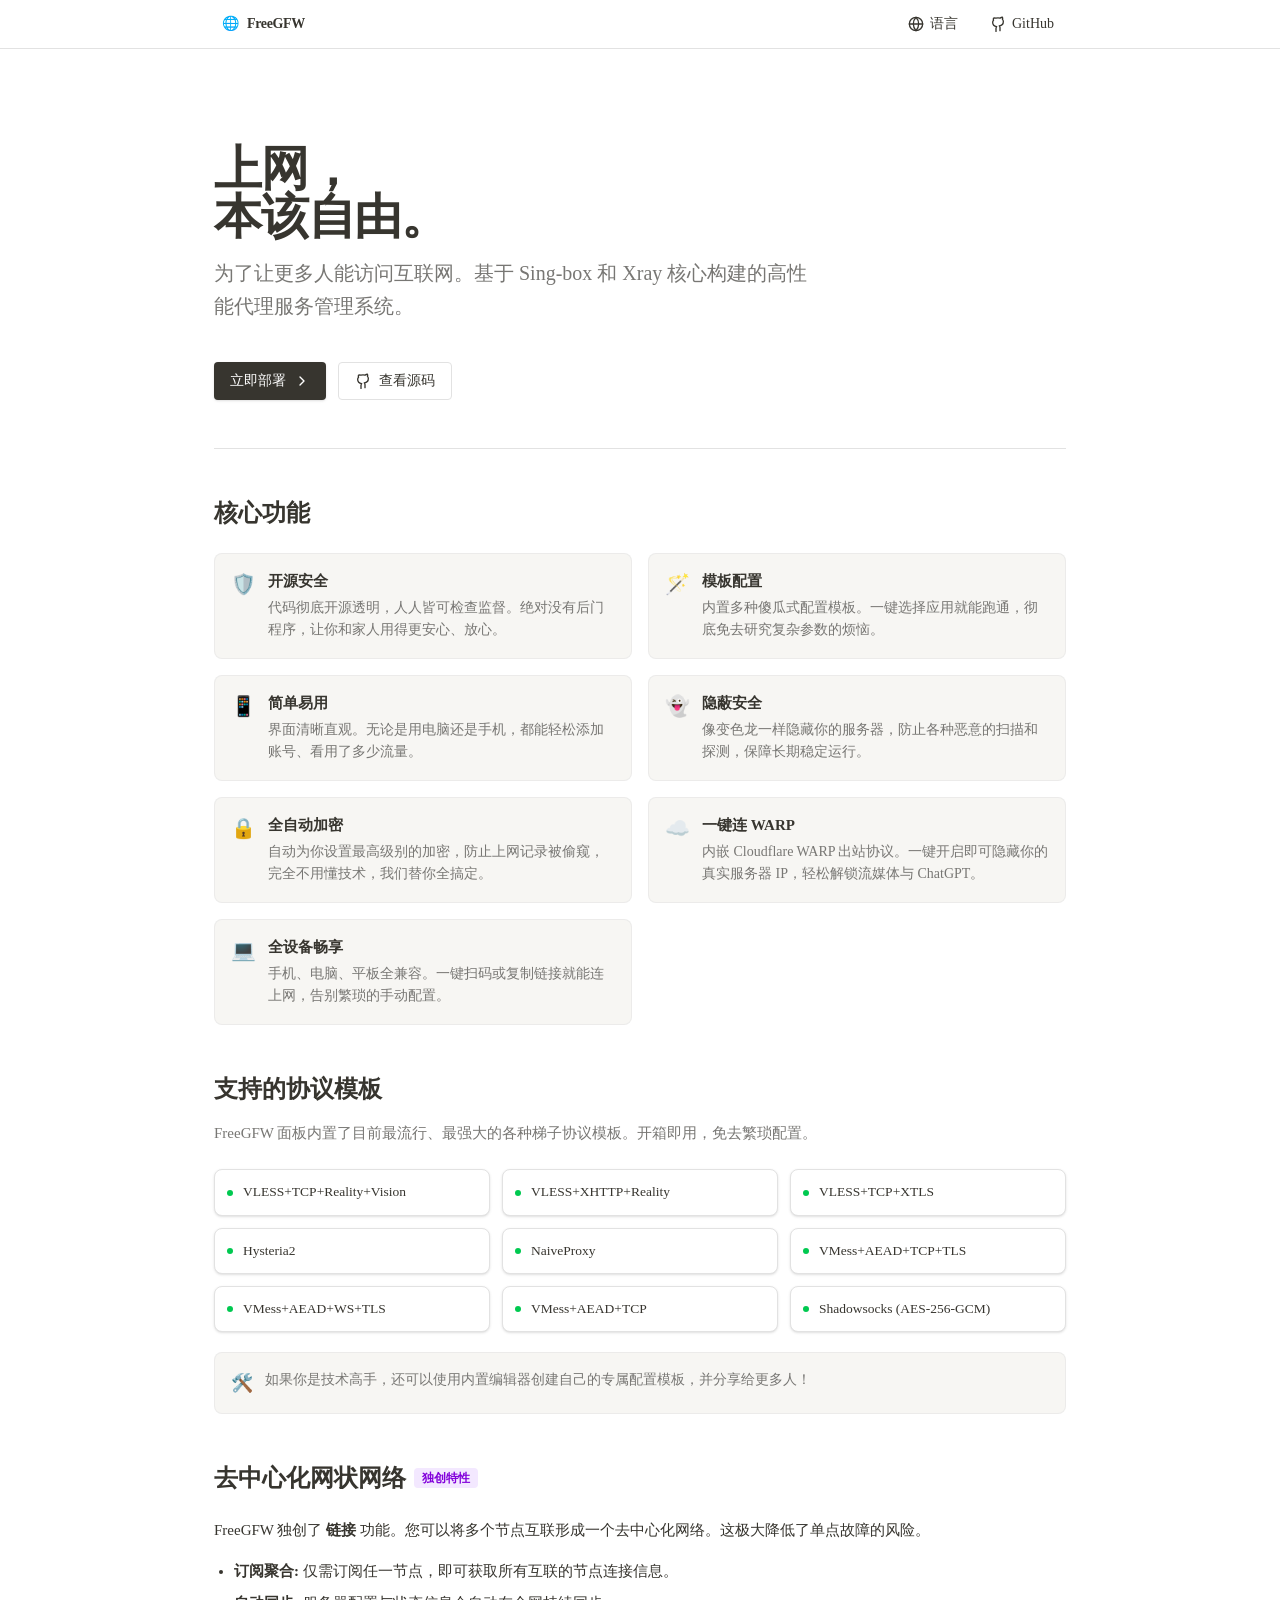
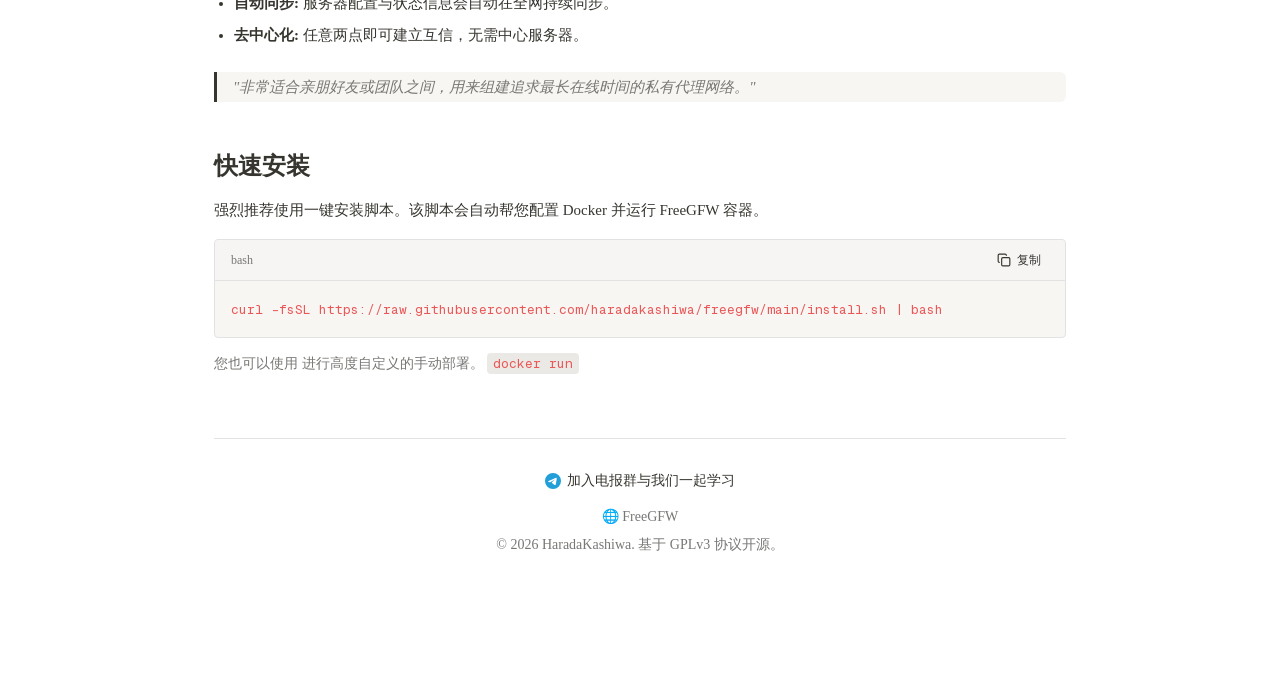
<file: zh.html>
<!DOCTYPE html><html lang="zh" dir="ltr" class="geist_a71539c9-module__T19VSG__variable geist_mono_8d43a2aa-module__8Li5zG__variable h-full antialiased"><head><meta charSet="utf-8"/><meta name="viewport" content="width=device-width, initial-scale=1"/><link rel="preload" href="/_next/static/media/797e433ab948586e-s.p.09zddjkbdep5a.woff2" as="font" crossorigin="" type="font/woff2"/><link rel="preload" href="/_next/static/media/caa3a2e1cccd8315-s.p.09~u27dqhyhd6.woff2" as="font" crossorigin="" type="font/woff2"/><link rel="stylesheet" href="/_next/static/chunks/10z79jy2tqgt1.css" data-precedence="next"/><link rel="preload" as="script" fetchPriority="low" href="/_next/static/chunks/0yy4sp326zo5e.js"/><script src="/_next/static/chunks/0cje14_narrpx.js" async=""></script><script src="/_next/static/chunks/0p7s21x70w3q6.js" async=""></script><script src="/_next/static/chunks/0.~2ky53fo~10.js" async=""></script><script src="/_next/static/chunks/turbopack-0.y1de6hyeiy0.js" async=""></script><script src="/_next/static/chunks/0dbhjjzl8qfwv.js" async=""></script><script src="/_next/static/chunks/03a4jm_7-dpof.js" async=""></script><script src="/_next/static/chunks/0r_6mzsufssl4.js" async=""></script><script src="/_next/static/chunks/00x2ybc9ymjpn.js" async=""></script><link rel="preload" href="https://www.googletagmanager.com/gtag/js?id=G-4L5LV9V8J2" as="script"/><meta name="next-size-adjust" content=""/><title>FreeGFW - High Performance Proxy Network</title><meta name="description" content="A high-performance proxy service management system based on Sing-box and Xray core."/><script src="/_next/static/chunks/03~yq9q893hmn.js" noModule=""></script></head><body class="min-h-full flex flex-col text-[#37352f] bg-white"><div hidden=""><!--$--><!--/$--></div><div class="min-h-screen bg-white text-[#37352f] selection:bg-[#cde4ff] pb-32"><nav class="sticky top-0 w-full z-50 bg-white/90 backdrop-blur-sm border-b border-[#e2e2e2]"><div class="max-w-[900px] mx-auto px-6 h-12 flex items-center justify-between text-sm"><div class="flex items-center gap-2 font-medium hover:bg-neutral-100 px-2 py-1 rounded cursor-pointer transition-colors"><span role="img" aria-label="globe">🌐</span><span class="font-semibold tracking-tight">FreeGFW</span></div><div class="flex items-center gap-2"><button type="button" tabindex="0" aria-haspopup="menu" id="base-ui-_R_diltivb_" data-slot="dropdown-menu-trigger" class="flex items-center gap-1.5 hover:bg-neutral-100 px-3 py-1.5 rounded cursor-pointer transition-colors outline-none text-[#37352f]"><svg xmlns="http://www.w3.org/2000/svg" width="24" height="24" viewBox="0 0 24 24" fill="none" stroke="currentColor" stroke-width="2" stroke-linecap="round" stroke-linejoin="round" class="lucide lucide-globe w-4 h-4" aria-hidden="true"><circle cx="12" cy="12" r="10"></circle><path d="M12 2a14.5 14.5 0 0 0 0 20 14.5 14.5 0 0 0 0-20"></path><path d="M2 12h20"></path></svg><span>语言</span></button><a href="https://github.com/haradakashiwa/freegfw" target="_blank" rel="noreferrer" class="flex items-center gap-1.5 hover:bg-neutral-100 px-3 py-1.5 rounded transition-colors"><svg viewBox="0 0 24 24" width="24" height="24" stroke="currentColor" stroke-width="2" fill="none" stroke-linecap="round" stroke-linejoin="round" class="w-4 h-4"><path d="M15 22v-4a4.8 4.8 0 0 0-1-3.2c3-.3 6-1.5 6-6.5a4.6 4.6 0 0 0-1.3-3.2 4.2 4.2 0 0 0-.1-3.2s-1.1-.3-3.5 1.3a12.3 12.3 0 0 0-6.2 0C6.5 2.8 5.4 3.1 5.4 3.1a4.2 4.2 0 0 0-.1 3.2A4.6 4.6 0 0 0 4 9.5c0 5 3 6.2 6 6.5a4.8 4.8 0 0 0-1 3.2v4"></path></svg><span>GitHub</span></a></div></div></nav><main class="max-w-[900px] mx-auto px-6 pt-16 md:pt-24"><div class="mb-10"><h1 class="text-4xl md:text-5xl font-bold tracking-tight text-[#37352f] mb-4 whitespace-pre-line">上网，
本该自由。</h1><p class="text-xl text-[#787774] max-w-[600px] leading-relaxed">为了让更多人能访问互联网。基于 Sing-box 和 Xray 核心构建的高性能代理服务管理系统。</p></div><div class="flex flex-col sm:flex-row gap-3 mb-12 border-b border-[#e2e2e2] pb-12"><button class="flex items-center justify-center gap-2 bg-[#37352f] text-white hover:bg-[#2f2d29] px-4 py-2 rounded shadow-sm text-sm font-medium transition-colors">立即部署<!-- --> <svg xmlns="http://www.w3.org/2000/svg" width="24" height="24" viewBox="0 0 24 24" fill="none" stroke="currentColor" stroke-width="2" stroke-linecap="round" stroke-linejoin="round" class="lucide lucide-chevron-right w-4 h-4" aria-hidden="true"><path d="m9 18 6-6-6-6"></path></svg></button><a href="https://github.com/haradakashiwa/freegfw" target="_blank" rel="noreferrer"><button class="flex w-full items-center justify-center gap-2 bg-white text-[#37352f] border border-[#e2e2e2] hover:bg-[#f7f6f3] px-4 py-2 rounded text-sm font-medium transition-colors"><svg viewBox="0 0 24 24" width="24" height="24" stroke="currentColor" stroke-width="2" fill="none" stroke-linecap="round" stroke-linejoin="round" class="w-4 h-4"><path d="M15 22v-4a4.8 4.8 0 0 0-1-3.2c3-.3 6-1.5 6-6.5a4.6 4.6 0 0 0-1.3-3.2 4.2 4.2 0 0 0-.1-3.2s-1.1-.3-3.5 1.3a12.3 12.3 0 0 0-6.2 0C6.5 2.8 5.4 3.1 5.4 3.1a4.2 4.2 0 0 0-.1 3.2A4.6 4.6 0 0 0 4 9.5c0 5 3 6.2 6 6.5a4.8 4.8 0 0 0-1 3.2v4"></path></svg> <!-- -->查看源码</button></a></div><div class="mb-12"><h2 class="text-2xl font-bold mb-6">核心功能</h2><div class="grid grid-cols-1 md:grid-cols-2 gap-4"><div class="flex gap-3 p-4 bg-[#f7f6f3] rounded-md border border-[#e2e2e2]/50 hover:bg-[#f2f1ee] transition-colors"><div class="text-xl">🛡️</div><div><h3 class="font-bold text-[15px] mb-1">开源安全</h3><p class="text-sm text-[#787774] leading-relaxed">代码彻底开源透明，人人皆可检查监督。绝对没有后门程序，让你和家人用得更安心、放心。</p></div></div><div class="flex gap-3 p-4 bg-[#f7f6f3] rounded-md border border-[#e2e2e2]/50 hover:bg-[#f2f1ee] transition-colors"><div class="text-xl">🪄</div><div><h3 class="font-bold text-[15px] mb-1">模板配置</h3><p class="text-sm text-[#787774] leading-relaxed">内置多种傻瓜式配置模板。一键选择应用就能跑通，彻底免去研究复杂参数的烦恼。</p></div></div><div class="flex gap-3 p-4 bg-[#f7f6f3] rounded-md border border-[#e2e2e2]/50 hover:bg-[#f2f1ee] transition-colors"><div class="text-xl">📱</div><div><h3 class="font-bold text-[15px] mb-1">简单易用</h3><p class="text-sm text-[#787774] leading-relaxed">界面清晰直观。无论是用电脑还是手机，都能轻松添加账号、看用了多少流量。</p></div></div><div class="flex gap-3 p-4 bg-[#f7f6f3] rounded-md border border-[#e2e2e2]/50 hover:bg-[#f2f1ee] transition-colors"><div class="text-xl">👻</div><div><h3 class="font-bold text-[15px] mb-1">隐蔽安全</h3><p class="text-sm text-[#787774] leading-relaxed">像变色龙一样隐藏你的服务器，防止各种恶意的扫描和探测，保障长期稳定运行。</p></div></div><div class="flex gap-3 p-4 bg-[#f7f6f3] rounded-md border border-[#e2e2e2]/50 hover:bg-[#f2f1ee] transition-colors"><div class="text-xl">🔒</div><div><h3 class="font-bold text-[15px] mb-1">全自动加密</h3><p class="text-sm text-[#787774] leading-relaxed">自动为你设置最高级别的加密，防止上网记录被偷窥，完全不用懂技术，我们替你全搞定。</p></div></div><div class="flex gap-3 p-4 bg-[#f7f6f3] rounded-md border border-[#e2e2e2]/50 hover:bg-[#f2f1ee] transition-colors"><div class="text-xl">☁️</div><div><h3 class="font-bold text-[15px] mb-1">一键连 WARP</h3><p class="text-sm text-[#787774] leading-relaxed">内嵌 Cloudflare WARP 出站协议。一键开启即可隐藏你的真实服务器 IP，轻松解锁流媒体与 ChatGPT。</p></div></div><div class="flex gap-3 p-4 bg-[#f7f6f3] rounded-md border border-[#e2e2e2]/50 hover:bg-[#f2f1ee] transition-colors"><div class="text-xl">💻</div><div><h3 class="font-bold text-[15px] mb-1">全设备畅享</h3><p class="text-sm text-[#787774] leading-relaxed">手机、电脑、平板全兼容。一键扫码或复制链接就能连上网，告别繁琐的手动配置。</p></div></div></div></div><div class="mb-12"><h2 class="text-2xl font-bold mb-4">支持的协议模板</h2><p class="mb-6 text-[15px] leading-relaxed text-[#787774]">FreeGFW 面板内置了目前最流行、最强大的各种梯子协议模板。开箱即用，免去繁琐配置。</p><div class="grid grid-cols-1 sm:grid-cols-2 md:grid-cols-3 gap-3"><div class="flex items-center gap-2.5 p-3 bg-white border border-[#e2e2e2] rounded-md shadow-sm text-[13.5px] font-medium text-[#37352f] hover:border-[#37352f] cursor-pointer transition-colors"><div class="w-1.5 h-1.5 rounded-full bg-green-500"></div>VLESS+TCP+Reality+Vision</div><div class="flex items-center gap-2.5 p-3 bg-white border border-[#e2e2e2] rounded-md shadow-sm text-[13.5px] font-medium text-[#37352f] hover:border-[#37352f] cursor-pointer transition-colors"><div class="w-1.5 h-1.5 rounded-full bg-green-500"></div>VLESS+XHTTP+Reality</div><div class="flex items-center gap-2.5 p-3 bg-white border border-[#e2e2e2] rounded-md shadow-sm text-[13.5px] font-medium text-[#37352f] hover:border-[#37352f] cursor-pointer transition-colors"><div class="w-1.5 h-1.5 rounded-full bg-green-500"></div>VLESS+TCP+XTLS</div><div class="flex items-center gap-2.5 p-3 bg-white border border-[#e2e2e2] rounded-md shadow-sm text-[13.5px] font-medium text-[#37352f] hover:border-[#37352f] cursor-pointer transition-colors"><div class="w-1.5 h-1.5 rounded-full bg-green-500"></div>Hysteria2</div><div class="flex items-center gap-2.5 p-3 bg-white border border-[#e2e2e2] rounded-md shadow-sm text-[13.5px] font-medium text-[#37352f] hover:border-[#37352f] cursor-pointer transition-colors"><div class="w-1.5 h-1.5 rounded-full bg-green-500"></div>NaiveProxy</div><div class="flex items-center gap-2.5 p-3 bg-white border border-[#e2e2e2] rounded-md shadow-sm text-[13.5px] font-medium text-[#37352f] hover:border-[#37352f] cursor-pointer transition-colors"><div class="w-1.5 h-1.5 rounded-full bg-green-500"></div>VMess+AEAD+TCP+TLS</div><div class="flex items-center gap-2.5 p-3 bg-white border border-[#e2e2e2] rounded-md shadow-sm text-[13.5px] font-medium text-[#37352f] hover:border-[#37352f] cursor-pointer transition-colors"><div class="w-1.5 h-1.5 rounded-full bg-green-500"></div>VMess+AEAD+WS+TLS</div><div class="flex items-center gap-2.5 p-3 bg-white border border-[#e2e2e2] rounded-md shadow-sm text-[13.5px] font-medium text-[#37352f] hover:border-[#37352f] cursor-pointer transition-colors"><div class="w-1.5 h-1.5 rounded-full bg-green-500"></div>VMess+AEAD+TCP</div><div class="flex items-center gap-2.5 p-3 bg-white border border-[#e2e2e2] rounded-md shadow-sm text-[13.5px] font-medium text-[#37352f] hover:border-[#37352f] cursor-pointer transition-colors"><div class="w-1.5 h-1.5 rounded-full bg-green-500"></div>Shadowsocks (AES-256-GCM)</div></div><div class="mt-5 p-4 bg-[#f7f6f3] border border-[#e2e2e2]/50 rounded-md flex items-start gap-3"><div class="text-lg">🛠️</div><p class="text-[14px] text-[#787774] leading-relaxed">如果你是技术高手，还可以使用内置编辑器创建自己的专属配置模板，并分享给更多人！</p></div></div><div class="mb-12"><div class="flex items-center gap-2 mb-6"><h2 class="text-2xl font-bold">去中心化网状网络</h2><span class="px-2 py-0.5 rounded bg-purple-100 text-purple-700 text-xs font-semibold">独创特性</span></div><p class="mb-4 text-[15px] leading-relaxed">FreeGFW 独创了 <strong class='font-bold'>链接</strong> 功能。您可以将多个节点互联形成一个去中心化网络。这极大降低了单点故障的风险。</p><ul class="list-disc pl-5 mb-6 text-[15px] leading-relaxed space-y-2 text-[#37352f]"><li><strong class='font-bold'>订阅聚合:</strong> 仅需订阅任一节点，即可获取所有互联的节点连接信息。</li><li><strong class='font-bold'>自动同步:</strong> 服务器配置与状态信息会自动在全网持续同步。</li><li><strong class='font-bold'>去中心化:</strong> 任意两点即可建立互信，无需中心服务器。</li></ul><blockquote class="border-l-[3px] border-[#37352f] pl-4 py-1 my-6 text-[15px] text-[#787774] italic bg-[#f7f6f3] p-3 rounded-r-sm ltr:border-l-[3px] rtl:border-r-[3px] rtl:border-l-0 rtl:pl-0 rtl:pr-4">&quot;<!-- -->非常适合亲朋好友或团队之间，用来组建追求最长在线时间的私有代理网络。<!-- -->&quot;</blockquote></div><div id="install" class="mb-12"><h2 class="text-2xl font-bold mb-4">快速安装</h2><p class="mb-4 text-[15px] leading-relaxed">强烈推荐使用一键安装脚本。该脚本会自动帮您配置 Docker 并运行 FreeGFW 容器。</p><div class="bg-[#f7f6f3] rounded border border-[#e2e2e2] overflow-hidden my-4" dir="ltr"><div class="flex justify-between items-center px-4 py-2 bg-neutral-100/50 border-b border-[#e2e2e2] text-xs text-[#787774] font-medium"><span>bash</span><button class="flex items-center gap-1.5 hover:bg-[#e2e2e2] px-2 py-1 rounded transition-colors text-[#37352f]"><svg xmlns="http://www.w3.org/2000/svg" width="24" height="24" viewBox="0 0 24 24" fill="none" stroke="currentColor" stroke-width="2" stroke-linecap="round" stroke-linejoin="round" class="lucide lucide-copy w-3.5 h-3.5" aria-hidden="true"><rect width="14" height="14" x="8" y="8" rx="2" ry="2"></rect><path d="M4 16c-1.1 0-2-.9-2-2V4c0-1.1.9-2 2-2h10c1.1 0 2 .9 2 2"></path></svg>复制</button></div><div class="p-4 overflow-x-auto text-left"><code class="text-[13px] font-mono text-[#eb5757]">curl -fsSL https://raw.githubusercontent.com/haradakashiwa/freegfw/main/install.sh | bash</code></div></div><p class="text-sm text-[#787774] mt-2">您也可以使用  进行高度自定义的手动部署。<!-- --> <code class="bg-[#eae9e5] text-[#eb5757] px-1.5 py-0.5 rounded text-[13px] font-mono">docker run</code></p></div><footer class="border-t border-[#e2e2e2] pt-8 mt-16 text-sm text-[#787774] flex flex-col items-center justify-center gap-2"><a href="https://t.me/zijianvpn" target="_blank" rel="noopener noreferrer" class="mb-2 text-[#37352f] hover:underline transition-colors flex items-center gap-1.5 font-medium"><svg viewBox="0 0 24 24" class="w-4 h-4 fill-[#229ED9]"><path d="M11.944 0A12 12 0 0 0 0 12a12 12 0 0 0 12 12 12 12 0 0 0 12-12A12 12 0 0 0 12 0a12 12 0 0 0-.056 0zm4.962 7.224c.1-.002.321.023.465.14a.506.506 0 0 1 .171.325c.016.093.036.306.02.472-.18 1.898-.962 6.502-1.36 8.627-.168.9-.499 1.201-.82 1.23-.696.065-1.225-.46-1.9-.902-1.056-.693-1.653-1.124-2.678-1.8-1.185-.78-.417-1.21.258-1.91.177-.184 3.247-2.977 3.307-3.23.007-.032.014-.15-.056-.212s-.174-.041-.249-.024c-.106.024-1.793 1.14-5.061 3.345-.48.33-.913.49-1.302.48-.428-.008-1.252-.241-1.865-.44-.752-.245-1.349-.374-1.297-.789.027-.216.325-.437.892-.663 3.498-1.524 5.83-2.529 6.998-3.014 3.332-1.386 4.025-1.627 4.476-1.635z"></path></svg>加入电报群与我们一起学习</a><div><span role="img" aria-label="globe">🌐</span> FreeGFW</div><div>© <!-- -->2026<!-- --> HaradaKashiwa. <!-- -->基于 GPLv3 协议开源。</div></footer></main></div><!--$--><!--/$--><script src="/_next/static/chunks/0yy4sp326zo5e.js" id="_R_" async=""></script><script>(self.__next_f=self.__next_f||[]).push([0])</script><script>self.__next_f.push([1,"1:\"$Sreact.fragment\"\n2:I[39756,[\"/_next/static/chunks/0dbhjjzl8qfwv.js\"],\"default\"]\n3:I[37457,[\"/_next/static/chunks/0dbhjjzl8qfwv.js\"],\"default\"]\n5:I[47257,[\"/_next/static/chunks/0dbhjjzl8qfwv.js\"],\"ClientPageRoot\"]\n6:I[79101,[\"/_next/static/chunks/03a4jm_7-dpof.js\",\"/_next/static/chunks/0r_6mzsufssl4.js\",\"/_next/static/chunks/00x2ybc9ymjpn.js\"],\"default\"]\n9:I[97367,[\"/_next/static/chunks/0dbhjjzl8qfwv.js\"],\"OutletBoundary\"]\na:\"$Sreact.suspense\"\nd:I[97367,[\"/_next/static/chunks/0dbhjjzl8qfwv.js\"],\"ViewportBoundary\"]\nf:I[97367,[\"/_next/static/chunks/0dbhjjzl8qfwv.js\"],\"MetadataBoundary\"]\n11:I[68027,[],\"default\",1]\n:HL[\"/_next/static/chunks/10z79jy2tqgt1.css\",\"style\"]\n:HL[\"/_next/static/media/797e433ab948586e-s.p.09zddjkbdep5a.woff2\",\"font\",{\"crossOrigin\":\"\",\"type\":\"font/woff2\"}]\n:HL[\"/_next/static/media/caa3a2e1cccd8315-s.p.09~u27dqhyhd6.woff2\",\"font\",{\"crossOrigin\":\"\",\"type\":\"font/woff2\"}]\n"])</script><script>self.__next_f.push([1,"0:{\"P\":null,\"c\":[\"\",\"zh\"],\"q\":\"\",\"i\":false,\"f\":[[[\"\",{\"children\":[[\"lang\",\"zh\",\"d\",null],{\"children\":[\"__PAGE__\",{}]},\"$undefined\",\"$undefined\",16]}],[[\"$\",\"$1\",\"c\",{\"children\":[null,[\"$\",\"$L2\",null,{\"parallelRouterKey\":\"children\",\"error\":\"$undefined\",\"errorStyles\":\"$undefined\",\"errorScripts\":\"$undefined\",\"template\":[\"$\",\"$L3\",null,{}],\"templateStyles\":\"$undefined\",\"templateScripts\":\"$undefined\",\"notFound\":[[[\"$\",\"title\",null,{\"children\":\"404: This page could not be found.\"}],[\"$\",\"div\",null,{\"style\":{\"fontFamily\":\"system-ui,\\\"Segoe UI\\\",Roboto,Helvetica,Arial,sans-serif,\\\"Apple Color Emoji\\\",\\\"Segoe UI Emoji\\\"\",\"height\":\"100vh\",\"textAlign\":\"center\",\"display\":\"flex\",\"flexDirection\":\"column\",\"alignItems\":\"center\",\"justifyContent\":\"center\"},\"children\":[\"$\",\"div\",null,{\"children\":[[\"$\",\"style\",null,{\"dangerouslySetInnerHTML\":{\"__html\":\"body{color:#000;background:#fff;margin:0}.next-error-h1{border-right:1px solid rgba(0,0,0,.3)}@media (prefers-color-scheme:dark){body{color:#fff;background:#000}.next-error-h1{border-right:1px solid rgba(255,255,255,.3)}}\"}}],[\"$\",\"h1\",null,{\"className\":\"next-error-h1\",\"style\":{\"display\":\"inline-block\",\"margin\":\"0 20px 0 0\",\"padding\":\"0 23px 0 0\",\"fontSize\":24,\"fontWeight\":500,\"verticalAlign\":\"top\",\"lineHeight\":\"49px\"},\"children\":404}],[\"$\",\"div\",null,{\"style\":{\"display\":\"inline-block\"},\"children\":[\"$\",\"h2\",null,{\"style\":{\"fontSize\":14,\"fontWeight\":400,\"lineHeight\":\"49px\",\"margin\":0},\"children\":\"This page could not be found.\"}]}]]}]}]],[]],\"forbidden\":\"$undefined\",\"unauthorized\":\"$undefined\"}]]}],{\"children\":[[\"$\",\"$1\",\"c\",{\"children\":[[[\"$\",\"link\",\"0\",{\"rel\":\"stylesheet\",\"href\":\"/_next/static/chunks/10z79jy2tqgt1.css\",\"precedence\":\"next\",\"crossOrigin\":\"$undefined\",\"nonce\":\"$undefined\"}],[\"$\",\"script\",\"script-0\",{\"src\":\"/_next/static/chunks/03a4jm_7-dpof.js\",\"async\":true,\"nonce\":\"$undefined\"}]],\"$L4\"]}],{\"children\":[[\"$\",\"$1\",\"c\",{\"children\":[[\"$\",\"$L5\",null,{\"Component\":\"$6\",\"serverProvidedParams\":{\"searchParams\":{},\"params\":{\"lang\":\"zh\"},\"promises\":[\"$@7\",\"$@8\"]}}],[[\"$\",\"script\",\"script-0\",{\"src\":\"/_next/static/chunks/0r_6mzsufssl4.js\",\"async\":true,\"nonce\":\"$undefined\"}],[\"$\",\"script\",\"script-1\",{\"src\":\"/_next/static/chunks/00x2ybc9ymjpn.js\",\"async\":true,\"nonce\":\"$undefined\"}]],[\"$\",\"$L9\",null,{\"children\":[\"$\",\"$a\",null,{\"name\":\"Next.MetadataOutlet\",\"children\":\"$@b\"}]}]]}],{},null,false,null]},null,false,null]},null,false,\"$@c\"],[\"$\",\"$1\",\"h\",{\"children\":[null,[\"$\",\"$Ld\",null,{\"children\":\"$Le\"}],[\"$\",\"div\",null,{\"hidden\":true,\"children\":[\"$\",\"$Lf\",null,{\"children\":[\"$\",\"$a\",null,{\"name\":\"Next.Metadata\",\"children\":\"$L10\"}]}]}],[\"$\",\"meta\",null,{\"name\":\"next-size-adjust\",\"content\":\"\"}]]}],false]],\"m\":\"$undefined\",\"G\":[\"$11\",[]],\"S\":true,\"h\":null,\"s\":\"$undefined\",\"l\":\"$undefined\",\"p\":\"$undefined\",\"d\":\"$undefined\",\"b\":\"ve0Rva5OMpYJeXXk1Z0ol\"}\n"])</script><script>self.__next_f.push([1,"12:[]\nc:\"$W12\"\n7:{}\n8:\"$0:f:0:1:1:children:1:children:0:props:children:0:props:serverProvidedParams:params\"\n"])</script><script>self.__next_f.push([1,"13:I[79520,[\"/_next/static/chunks/03a4jm_7-dpof.js\"],\"\"]\n4:[\"$\",\"html\",null,{\"lang\":\"zh\",\"dir\":\"ltr\",\"className\":\"geist_a71539c9-module__T19VSG__variable geist_mono_8d43a2aa-module__8Li5zG__variable h-full antialiased\",\"children\":[\"$\",\"body\",null,{\"className\":\"min-h-full flex flex-col text-[#37352f] bg-white\",\"children\":[[\"$\",\"$L2\",null,{\"parallelRouterKey\":\"children\",\"error\":\"$undefined\",\"errorStyles\":\"$undefined\",\"errorScripts\":\"$undefined\",\"template\":[\"$\",\"$L3\",null,{}],\"templateStyles\":\"$undefined\",\"templateScripts\":\"$undefined\",\"notFound\":\"$undefined\",\"forbidden\":\"$undefined\",\"unauthorized\":\"$undefined\"}],[\"$\",\"$L13\",null,{\"src\":\"https://www.googletagmanager.com/gtag/js?id=G-4L5LV9V8J2\",\"strategy\":\"afterInteractive\"}],[\"$\",\"$L13\",null,{\"id\":\"google-analytics\",\"strategy\":\"afterInteractive\",\"children\":\"\\n            window.dataLayer = window.dataLayer || [];\\n            function gtag(){dataLayer.push(arguments);}\\n            gtag('js', new Date());\\n\\n            gtag('config', 'G-4L5LV9V8J2');\\n          \"}]]}]}]\n"])</script><script>self.__next_f.push([1,"e:[[\"$\",\"meta\",\"0\",{\"charSet\":\"utf-8\"}],[\"$\",\"meta\",\"1\",{\"name\":\"viewport\",\"content\":\"width=device-width, initial-scale=1\"}]]\n"])</script><script>self.__next_f.push([1,"b:null\n10:[[\"$\",\"title\",\"0\",{\"children\":\"FreeGFW - High Performance Proxy Network\"}],[\"$\",\"meta\",\"1\",{\"name\":\"description\",\"content\":\"A high-performance proxy service management system based on Sing-box and Xray core.\"}]]\n"])</script></body></html>
</file>
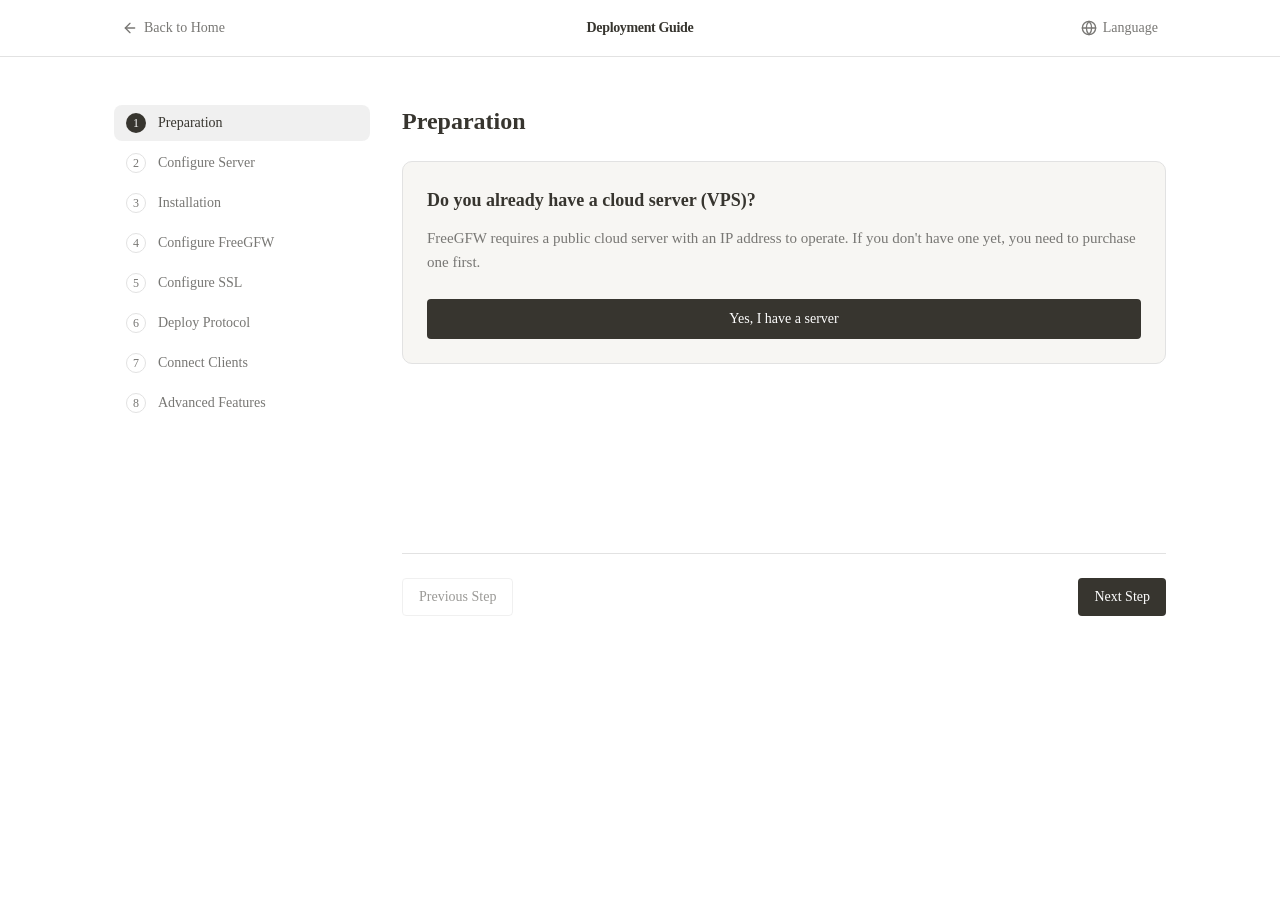
<file: en/deploy.html>
<!DOCTYPE html><html lang="en" dir="ltr" class="geist_a71539c9-module__T19VSG__variable geist_mono_8d43a2aa-module__8Li5zG__variable h-full antialiased"><head><meta charSet="utf-8"/><meta name="viewport" content="width=device-width, initial-scale=1"/><link rel="preload" href="/_next/static/media/797e433ab948586e-s.p.09zddjkbdep5a.woff2" as="font" crossorigin="" type="font/woff2"/><link rel="preload" href="/_next/static/media/caa3a2e1cccd8315-s.p.09~u27dqhyhd6.woff2" as="font" crossorigin="" type="font/woff2"/><link rel="stylesheet" href="/_next/static/chunks/10z79jy2tqgt1.css" data-precedence="next"/><link rel="preload" as="script" fetchPriority="low" href="/_next/static/chunks/0yy4sp326zo5e.js"/><script src="/_next/static/chunks/0cje14_narrpx.js" async=""></script><script src="/_next/static/chunks/0p7s21x70w3q6.js" async=""></script><script src="/_next/static/chunks/0.~2ky53fo~10.js" async=""></script><script src="/_next/static/chunks/turbopack-0.y1de6hyeiy0.js" async=""></script><script src="/_next/static/chunks/0dbhjjzl8qfwv.js" async=""></script><script src="/_next/static/chunks/03a4jm_7-dpof.js" async=""></script><script src="/_next/static/chunks/17~uiynbqns_v.js" async=""></script><script src="/_next/static/chunks/0pks8eah8~_52.js" async=""></script><link rel="preload" href="https://www.googletagmanager.com/gtag/js?id=G-4L5LV9V8J2" as="script"/><meta name="next-size-adjust" content=""/><title>FreeGFW - High Performance Proxy Network</title><meta name="description" content="A high-performance proxy service management system based on Sing-box and Xray core."/><script src="/_next/static/chunks/03~yq9q893hmn.js" noModule=""></script></head><body class="min-h-full flex flex-col text-[#37352f] bg-white"><div hidden=""><!--$--><!--/$--></div><div class="min-h-screen bg-white text-[#37352f] selection:bg-[#cde4ff]"><nav class="sticky top-0 w-full z-50 bg-white/90 backdrop-blur-sm border-b border-[#e2e2e2]"><div class="max-w-[1100px] mx-auto px-6 h-14 flex items-center justify-between text-sm relative"><button class="flex items-center gap-1.5 text-[#787774] hover:text-[#37352f] hover:bg-neutral-100 px-2 py-1.5 rounded transition-colors font-medium z-10"><svg xmlns="http://www.w3.org/2000/svg" width="24" height="24" viewBox="0 0 24 24" fill="none" stroke="currentColor" stroke-width="2" stroke-linecap="round" stroke-linejoin="round" class="lucide lucide-arrow-left w-4 h-4" aria-hidden="true"><path d="m12 19-7-7 7-7"></path><path d="M19 12H5"></path></svg>Back to Home</button><div class="absolute left-1/2 top-1/2 -translate-x-1/2 -translate-y-1/2 font-semibold tracking-tight pointer-events-none">Deployment Guide</div><div class="z-10 flex items-center"><button type="button" tabindex="0" aria-haspopup="menu" id="base-ui-_R_1tav5tivb_" data-slot="dropdown-menu-trigger" class="flex items-center gap-1.5 text-[#787774] hover:text-[#37352f] hover:bg-neutral-100 px-2 py-1.5 rounded transition-colors font-medium outline-none"><svg xmlns="http://www.w3.org/2000/svg" width="24" height="24" viewBox="0 0 24 24" fill="none" stroke="currentColor" stroke-width="2" stroke-linecap="round" stroke-linejoin="round" class="lucide lucide-globe w-4 h-4" aria-hidden="true"><circle cx="12" cy="12" r="10"></circle><path d="M12 2a14.5 14.5 0 0 0 0 20 14.5 14.5 0 0 0 0-20"></path><path d="M2 12h20"></path></svg><span class="hidden sm:inline">Language</span></button></div></div></nav><main class="max-w-[1100px] mx-auto px-6 pt-12 pb-24 flex flex-col md:flex-row gap-8"><aside class="w-full md:w-64 flex-shrink-0"><div class="sticky top-24 space-y-1"><button class="w-full text-left px-3 py-2 rounded-md text-sm font-medium transition-colors flex items-center gap-3 bg-[#e2e2e2]/50 text-[#37352f]"><span class="flex items-center justify-center w-5 h-5 rounded-full text-xs bg-[#37352f] text-white">1</span>Preparation</button><button class="w-full text-left px-3 py-2 rounded-md text-sm font-medium transition-colors flex items-center gap-3 text-[#787774] hover:bg-[#f7f6f3]"><span class="flex items-center justify-center w-5 h-5 rounded-full text-xs border border-[#e2e2e2] text-[#787774]">2</span>Configure Server</button><button class="w-full text-left px-3 py-2 rounded-md text-sm font-medium transition-colors flex items-center gap-3 text-[#787774] hover:bg-[#f7f6f3]"><span class="flex items-center justify-center w-5 h-5 rounded-full text-xs border border-[#e2e2e2] text-[#787774]">3</span>Installation</button><button class="w-full text-left px-3 py-2 rounded-md text-sm font-medium transition-colors flex items-center gap-3 text-[#787774] hover:bg-[#f7f6f3]"><span class="flex items-center justify-center w-5 h-5 rounded-full text-xs border border-[#e2e2e2] text-[#787774]">4</span>Configure FreeGFW</button><button class="w-full text-left px-3 py-2 rounded-md text-sm font-medium transition-colors flex items-center gap-3 text-[#787774] hover:bg-[#f7f6f3]"><span class="flex items-center justify-center w-5 h-5 rounded-full text-xs border border-[#e2e2e2] text-[#787774]">5</span>Configure SSL</button><button class="w-full text-left px-3 py-2 rounded-md text-sm font-medium transition-colors flex items-center gap-3 text-[#787774] hover:bg-[#f7f6f3]"><span class="flex items-center justify-center w-5 h-5 rounded-full text-xs border border-[#e2e2e2] text-[#787774]">6</span>Deploy Protocol</button><button class="w-full text-left px-3 py-2 rounded-md text-sm font-medium transition-colors flex items-center gap-3 text-[#787774] hover:bg-[#f7f6f3]"><span class="flex items-center justify-center w-5 h-5 rounded-full text-xs border border-[#e2e2e2] text-[#787774]">7</span>Connect Clients</button><button class="w-full text-left px-3 py-2 rounded-md text-sm font-medium transition-colors flex items-center gap-3 text-[#787774] hover:bg-[#f7f6f3]"><span class="flex items-center justify-center w-5 h-5 rounded-full text-xs border border-[#e2e2e2] text-[#787774]">8</span>Advanced Features</button></div></aside><div class="flex-1 min-w-0"><div class="bg-white rounded-lg min-h-[400px]"><div class="space-y-6"><h2 class="text-2xl font-bold text-[#37352f]">Preparation</h2><div class="bg-[#f7f6f3] p-6 rounded-lg border border-[#e2e2e2]"><h3 class="text-lg font-semibold text-[#37352f] mb-3">Do you already have a cloud server (VPS)?</h3><p class="text-[#787774] text-[15px] leading-relaxed mb-6">FreeGFW requires a public cloud server with an IP address to operate. If you don&#x27;t have one yet, you need to purchase one first.</p><div class="flex flex-col sm:flex-row gap-3"><button class="flex-1 bg-[#37352f] text-white hover:bg-[#2f2d29] px-4 py-2.5 rounded text-sm font-medium transition-colors text-center">Yes, I have a server</button></div></div></div></div><div class="mt-12 flex justify-between border-t border-[#e2e2e2] pt-6"><button disabled="" class="px-4 py-2 border border-[#e2e2e2] text-[#37352f] rounded disabled:opacity-50 disabled:cursor-not-allowed hover:bg-[#f7f6f3] transition-colors text-sm font-medium">Previous Step</button><button class="px-4 py-2 bg-[#37352f] text-white rounded disabled:opacity-50 disabled:cursor-not-allowed hover:bg-[#2f2d29] transition-colors text-sm font-medium">Next Step</button></div></div></main></div><!--$--><!--/$--><script src="/_next/static/chunks/0yy4sp326zo5e.js" id="_R_" async=""></script><script>(self.__next_f=self.__next_f||[]).push([0])</script><script>self.__next_f.push([1,"1:\"$Sreact.fragment\"\n2:I[39756,[\"/_next/static/chunks/0dbhjjzl8qfwv.js\"],\"default\"]\n3:I[37457,[\"/_next/static/chunks/0dbhjjzl8qfwv.js\"],\"default\"]\n5:I[47257,[\"/_next/static/chunks/0dbhjjzl8qfwv.js\"],\"ClientPageRoot\"]\n6:I[77720,[\"/_next/static/chunks/03a4jm_7-dpof.js\",\"/_next/static/chunks/17~uiynbqns_v.js\",\"/_next/static/chunks/0pks8eah8~_52.js\"],\"default\"]\n9:I[97367,[\"/_next/static/chunks/0dbhjjzl8qfwv.js\"],\"OutletBoundary\"]\na:\"$Sreact.suspense\"\nd:I[97367,[\"/_next/static/chunks/0dbhjjzl8qfwv.js\"],\"ViewportBoundary\"]\nf:I[97367,[\"/_next/static/chunks/0dbhjjzl8qfwv.js\"],\"MetadataBoundary\"]\n11:I[68027,[],\"default\",1]\n:HL[\"/_next/static/chunks/10z79jy2tqgt1.css\",\"style\"]\n:HL[\"/_next/static/media/797e433ab948586e-s.p.09zddjkbdep5a.woff2\",\"font\",{\"crossOrigin\":\"\",\"type\":\"font/woff2\"}]\n:HL[\"/_next/static/media/caa3a2e1cccd8315-s.p.09~u27dqhyhd6.woff2\",\"font\",{\"crossOrigin\":\"\",\"type\":\"font/woff2\"}]\n"])</script><script>self.__next_f.push([1,"0:{\"P\":null,\"c\":[\"\",\"en\",\"deploy\"],\"q\":\"\",\"i\":false,\"f\":[[[\"\",{\"children\":[[\"lang\",\"en\",\"d\",null],{\"children\":[\"deploy\",{\"children\":[\"__PAGE__\",{}]}]},\"$undefined\",\"$undefined\",16]}],[[\"$\",\"$1\",\"c\",{\"children\":[null,[\"$\",\"$L2\",null,{\"parallelRouterKey\":\"children\",\"error\":\"$undefined\",\"errorStyles\":\"$undefined\",\"errorScripts\":\"$undefined\",\"template\":[\"$\",\"$L3\",null,{}],\"templateStyles\":\"$undefined\",\"templateScripts\":\"$undefined\",\"notFound\":[[[\"$\",\"title\",null,{\"children\":\"404: This page could not be found.\"}],[\"$\",\"div\",null,{\"style\":{\"fontFamily\":\"system-ui,\\\"Segoe UI\\\",Roboto,Helvetica,Arial,sans-serif,\\\"Apple Color Emoji\\\",\\\"Segoe UI Emoji\\\"\",\"height\":\"100vh\",\"textAlign\":\"center\",\"display\":\"flex\",\"flexDirection\":\"column\",\"alignItems\":\"center\",\"justifyContent\":\"center\"},\"children\":[\"$\",\"div\",null,{\"children\":[[\"$\",\"style\",null,{\"dangerouslySetInnerHTML\":{\"__html\":\"body{color:#000;background:#fff;margin:0}.next-error-h1{border-right:1px solid rgba(0,0,0,.3)}@media (prefers-color-scheme:dark){body{color:#fff;background:#000}.next-error-h1{border-right:1px solid rgba(255,255,255,.3)}}\"}}],[\"$\",\"h1\",null,{\"className\":\"next-error-h1\",\"style\":{\"display\":\"inline-block\",\"margin\":\"0 20px 0 0\",\"padding\":\"0 23px 0 0\",\"fontSize\":24,\"fontWeight\":500,\"verticalAlign\":\"top\",\"lineHeight\":\"49px\"},\"children\":404}],[\"$\",\"div\",null,{\"style\":{\"display\":\"inline-block\"},\"children\":[\"$\",\"h2\",null,{\"style\":{\"fontSize\":14,\"fontWeight\":400,\"lineHeight\":\"49px\",\"margin\":0},\"children\":\"This page could not be found.\"}]}]]}]}]],[]],\"forbidden\":\"$undefined\",\"unauthorized\":\"$undefined\"}]]}],{\"children\":[[\"$\",\"$1\",\"c\",{\"children\":[[[\"$\",\"link\",\"0\",{\"rel\":\"stylesheet\",\"href\":\"/_next/static/chunks/10z79jy2tqgt1.css\",\"precedence\":\"next\",\"crossOrigin\":\"$undefined\",\"nonce\":\"$undefined\"}],[\"$\",\"script\",\"script-0\",{\"src\":\"/_next/static/chunks/03a4jm_7-dpof.js\",\"async\":true,\"nonce\":\"$undefined\"}]],\"$L4\"]}],{\"children\":[[\"$\",\"$1\",\"c\",{\"children\":[null,[\"$\",\"$L2\",null,{\"parallelRouterKey\":\"children\",\"error\":\"$undefined\",\"errorStyles\":\"$undefined\",\"errorScripts\":\"$undefined\",\"template\":[\"$\",\"$L3\",null,{}],\"templateStyles\":\"$undefined\",\"templateScripts\":\"$undefined\",\"notFound\":\"$undefined\",\"forbidden\":\"$undefined\",\"unauthorized\":\"$undefined\"}]]}],{\"children\":[[\"$\",\"$1\",\"c\",{\"children\":[[\"$\",\"$L5\",null,{\"Component\":\"$6\",\"serverProvidedParams\":{\"searchParams\":{},\"params\":{\"lang\":\"en\"},\"promises\":[\"$@7\",\"$@8\"]}}],[[\"$\",\"script\",\"script-0\",{\"src\":\"/_next/static/chunks/17~uiynbqns_v.js\",\"async\":true,\"nonce\":\"$undefined\"}],[\"$\",\"script\",\"script-1\",{\"src\":\"/_next/static/chunks/0pks8eah8~_52.js\",\"async\":true,\"nonce\":\"$undefined\"}]],[\"$\",\"$L9\",null,{\"children\":[\"$\",\"$a\",null,{\"name\":\"Next.MetadataOutlet\",\"children\":\"$@b\"}]}]]}],{},null,false,null]},null,false,\"$@c\"]},null,false,null]},null,false,\"$@c\"],[\"$\",\"$1\",\"h\",{\"children\":[null,[\"$\",\"$Ld\",null,{\"children\":\"$Le\"}],[\"$\",\"div\",null,{\"hidden\":true,\"children\":[\"$\",\"$Lf\",null,{\"children\":[\"$\",\"$a\",null,{\"name\":\"Next.Metadata\",\"children\":\"$L10\"}]}]}],[\"$\",\"meta\",null,{\"name\":\"next-size-adjust\",\"content\":\"\"}]]}],false]],\"m\":\"$undefined\",\"G\":[\"$11\",[]],\"S\":true,\"h\":null,\"s\":\"$undefined\",\"l\":\"$undefined\",\"p\":\"$undefined\",\"d\":\"$undefined\",\"b\":\"ve0Rva5OMpYJeXXk1Z0ol\"}\n"])</script><script>self.__next_f.push([1,"12:[]\nc:\"$W12\"\n7:{}\n8:\"$0:f:0:1:1:children:1:children:1:children:0:props:children:0:props:serverProvidedParams:params\"\n"])</script><script>self.__next_f.push([1,"13:I[79520,[\"/_next/static/chunks/03a4jm_7-dpof.js\"],\"\"]\n4:[\"$\",\"html\",null,{\"lang\":\"en\",\"dir\":\"ltr\",\"className\":\"geist_a71539c9-module__T19VSG__variable geist_mono_8d43a2aa-module__8Li5zG__variable h-full antialiased\",\"children\":[\"$\",\"body\",null,{\"className\":\"min-h-full flex flex-col text-[#37352f] bg-white\",\"children\":[[\"$\",\"$L2\",null,{\"parallelRouterKey\":\"children\",\"error\":\"$undefined\",\"errorStyles\":\"$undefined\",\"errorScripts\":\"$undefined\",\"template\":[\"$\",\"$L3\",null,{}],\"templateStyles\":\"$undefined\",\"templateScripts\":\"$undefined\",\"notFound\":\"$undefined\",\"forbidden\":\"$undefined\",\"unauthorized\":\"$undefined\"}],[\"$\",\"$L13\",null,{\"src\":\"https://www.googletagmanager.com/gtag/js?id=G-4L5LV9V8J2\",\"strategy\":\"afterInteractive\"}],[\"$\",\"$L13\",null,{\"id\":\"google-analytics\",\"strategy\":\"afterInteractive\",\"children\":\"\\n            window.dataLayer = window.dataLayer || [];\\n            function gtag(){dataLayer.push(arguments);}\\n            gtag('js', new Date());\\n\\n            gtag('config', 'G-4L5LV9V8J2');\\n          \"}]]}]}]\n"])</script><script>self.__next_f.push([1,"e:[[\"$\",\"meta\",\"0\",{\"charSet\":\"utf-8\"}],[\"$\",\"meta\",\"1\",{\"name\":\"viewport\",\"content\":\"width=device-width, initial-scale=1\"}]]\n"])</script><script>self.__next_f.push([1,"b:null\n10:[[\"$\",\"title\",\"0\",{\"children\":\"FreeGFW - High Performance Proxy Network\"}],[\"$\",\"meta\",\"1\",{\"name\":\"description\",\"content\":\"A high-performance proxy service management system based on Sing-box and Xray core.\"}]]\n"])</script></body></html>
</file>
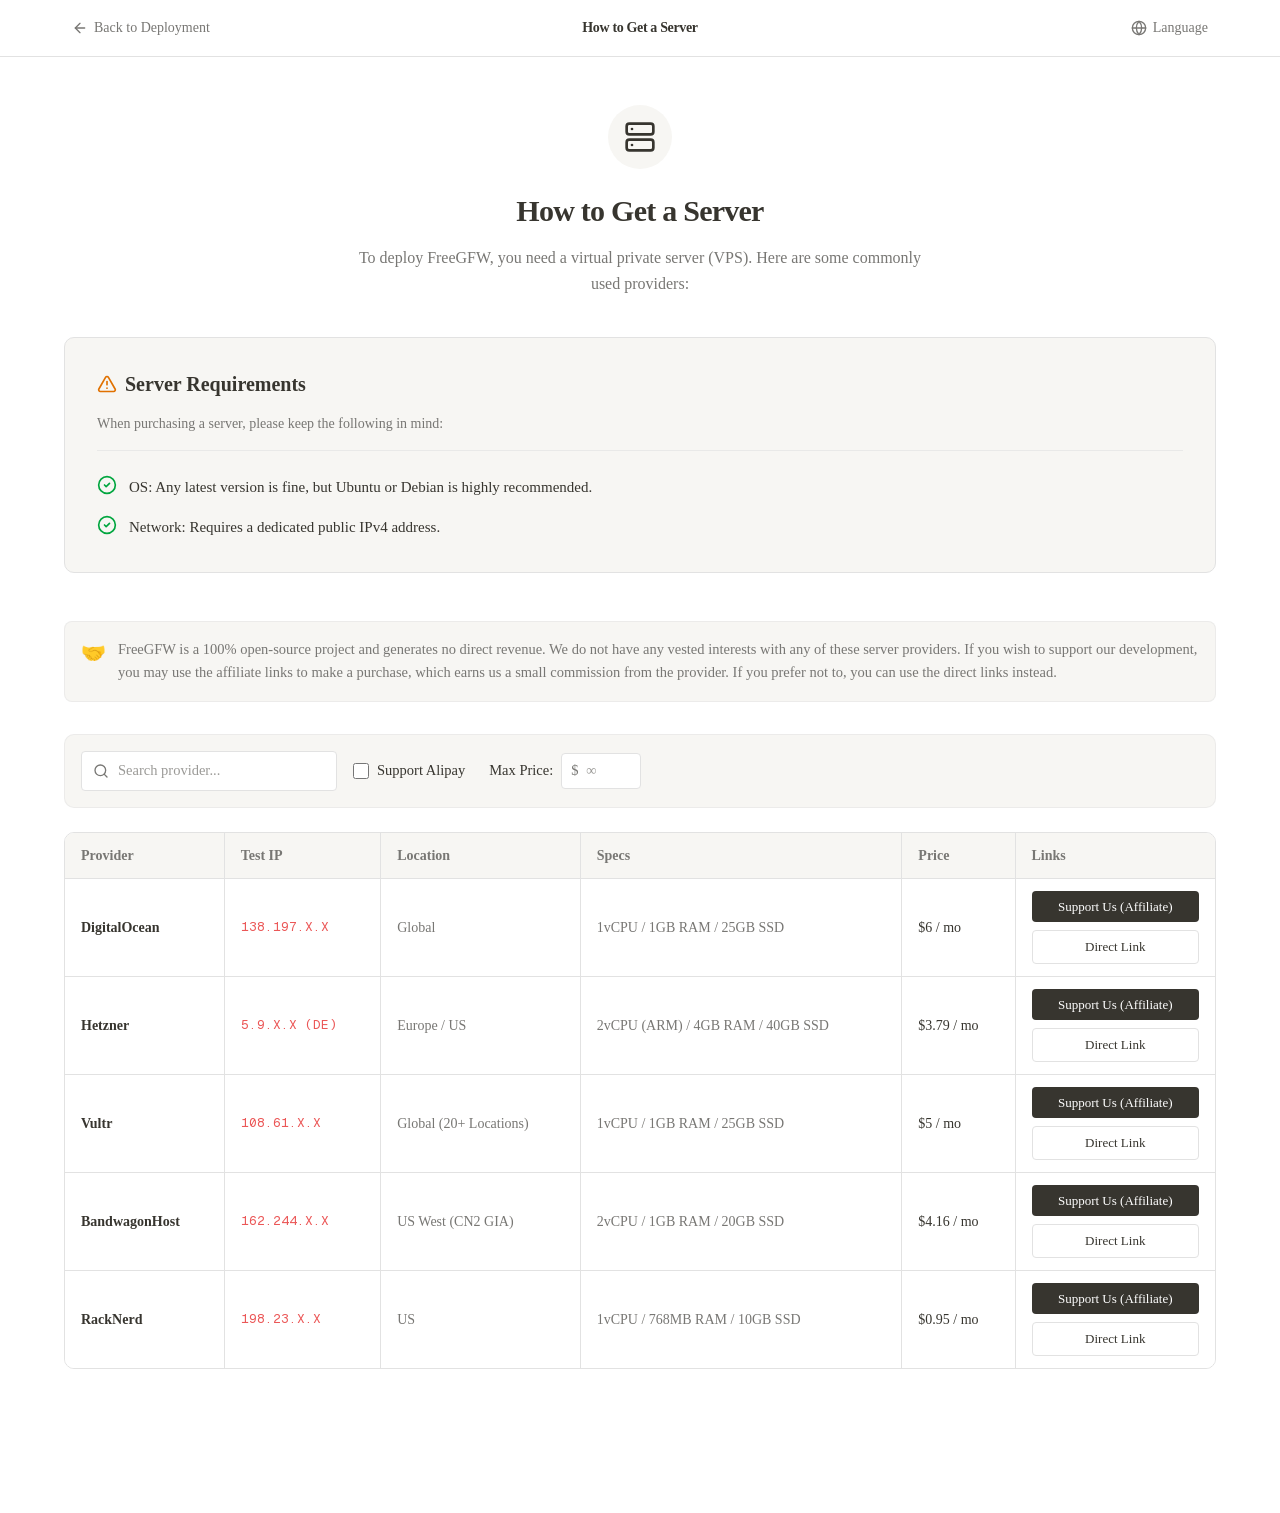
<file: en/get-server.html>
<!DOCTYPE html><html lang="en" dir="ltr" class="geist_a71539c9-module__T19VSG__variable geist_mono_8d43a2aa-module__8Li5zG__variable h-full antialiased"><head><meta charSet="utf-8"/><meta name="viewport" content="width=device-width, initial-scale=1"/><link rel="preload" href="/_next/static/media/797e433ab948586e-s.p.09zddjkbdep5a.woff2" as="font" crossorigin="" type="font/woff2"/><link rel="preload" href="/_next/static/media/caa3a2e1cccd8315-s.p.09~u27dqhyhd6.woff2" as="font" crossorigin="" type="font/woff2"/><link rel="stylesheet" href="/_next/static/chunks/10z79jy2tqgt1.css" data-precedence="next"/><link rel="preload" as="script" fetchPriority="low" href="/_next/static/chunks/0yy4sp326zo5e.js"/><script src="/_next/static/chunks/0cje14_narrpx.js" async=""></script><script src="/_next/static/chunks/0p7s21x70w3q6.js" async=""></script><script src="/_next/static/chunks/0.~2ky53fo~10.js" async=""></script><script src="/_next/static/chunks/turbopack-0.y1de6hyeiy0.js" async=""></script><script src="/_next/static/chunks/0dbhjjzl8qfwv.js" async=""></script><script src="/_next/static/chunks/03a4jm_7-dpof.js" async=""></script><script src="/_next/static/chunks/11ca32mba6lkz.js" async=""></script><script src="/_next/static/chunks/0yd-v-11sgwqx.js" async=""></script><link rel="preload" href="https://www.googletagmanager.com/gtag/js?id=G-4L5LV9V8J2" as="script"/><meta name="next-size-adjust" content=""/><title>FreeGFW - High Performance Proxy Network</title><meta name="description" content="A high-performance proxy service management system based on Sing-box and Xray core."/><script src="/_next/static/chunks/03~yq9q893hmn.js" noModule=""></script></head><body class="min-h-full flex flex-col text-[#37352f] bg-white"><div hidden=""><!--$--><!--/$--></div><div class="min-h-screen bg-white text-[#37352f] selection:bg-[#cde4ff]"><nav class="sticky top-0 w-full z-50 bg-white/90 backdrop-blur-sm border-b border-[#e2e2e2]"><div class="w-full max-w-[1200px] mx-auto px-6 h-14 flex items-center justify-between text-sm relative"><button class="flex items-center gap-1.5 text-[#787774] hover:text-[#37352f] hover:bg-neutral-100 px-2 py-1.5 rounded transition-colors font-medium z-10"><svg xmlns="http://www.w3.org/2000/svg" width="24" height="24" viewBox="0 0 24 24" fill="none" stroke="currentColor" stroke-width="2" stroke-linecap="round" stroke-linejoin="round" class="lucide lucide-arrow-left w-4 h-4" aria-hidden="true"><path d="m12 19-7-7 7-7"></path><path d="M19 12H5"></path></svg>Back to Deployment</button><div class="absolute left-1/2 top-1/2 -translate-x-1/2 -translate-y-1/2 font-semibold tracking-tight pointer-events-none">How to Get a Server</div><div class="z-10 flex items-center"><button type="button" tabindex="0" aria-haspopup="menu" id="base-ui-_R_1tav5tivb_" data-slot="dropdown-menu-trigger" class="flex items-center gap-1.5 text-[#787774] hover:text-[#37352f] hover:bg-neutral-100 px-2 py-1.5 rounded transition-colors font-medium outline-none"><svg xmlns="http://www.w3.org/2000/svg" width="24" height="24" viewBox="0 0 24 24" fill="none" stroke="currentColor" stroke-width="2" stroke-linecap="round" stroke-linejoin="round" class="lucide lucide-globe w-4 h-4" aria-hidden="true"><circle cx="12" cy="12" r="10"></circle><path d="M12 2a14.5 14.5 0 0 0 0 20 14.5 14.5 0 0 0 0-20"></path><path d="M2 12h20"></path></svg><span class="hidden sm:inline">Language</span></button></div></div></nav><main class="w-full max-w-[1200px] mx-auto px-6 pt-12 pb-24"><div class="mb-10 text-center"><div class="inline-flex items-center justify-center w-16 h-16 rounded-full bg-[#f7f6f3] text-[#37352f] mb-6"><svg xmlns="http://www.w3.org/2000/svg" width="24" height="24" viewBox="0 0 24 24" fill="none" stroke="currentColor" stroke-width="2" stroke-linecap="round" stroke-linejoin="round" class="lucide lucide-server w-8 h-8" aria-hidden="true"><rect width="20" height="8" x="2" y="2" rx="2" ry="2"></rect><rect width="20" height="8" x="2" y="14" rx="2" ry="2"></rect><line x1="6" x2="6.01" y1="6" y2="6"></line><line x1="6" x2="6.01" y1="18" y2="18"></line></svg></div><h1 class="text-3xl font-bold tracking-tight mb-4">How to Get a Server</h1><p class="text-[#787774] leading-relaxed max-w-xl mx-auto">To deploy FreeGFW, you need a virtual private server (VPS). Here are some commonly used providers:</p></div><div class="bg-[#f7f6f3] p-6 sm:p-8 rounded-lg border border-[#e2e2e2] mb-12"><div class="flex items-center gap-2 mb-4"><svg xmlns="http://www.w3.org/2000/svg" width="24" height="24" viewBox="0 0 24 24" fill="none" stroke="currentColor" stroke-width="2" stroke-linecap="round" stroke-linejoin="round" class="lucide lucide-triangle-alert w-5 h-5 text-amber-600" aria-hidden="true"><path d="m21.73 18-8-14a2 2 0 0 0-3.48 0l-8 14A2 2 0 0 0 4 21h16a2 2 0 0 0 1.73-3"></path><path d="M12 9v4"></path><path d="M12 17h.01"></path></svg><h2 class="text-xl font-bold">Server Requirements</h2></div><p class="text-[#787774] text-sm mb-6 pb-4 border-b border-[#e2e2e2]/60">When purchasing a server, please keep the following in mind:</p><ul class="space-y-4"><li class="flex gap-3"><svg xmlns="http://www.w3.org/2000/svg" width="24" height="24" viewBox="0 0 24 24" fill="none" stroke="currentColor" stroke-width="2" stroke-linecap="round" stroke-linejoin="round" class="lucide lucide-circle-check w-5 h-5 text-green-600 flex-shrink-0" aria-hidden="true"><circle cx="12" cy="12" r="10"></circle><path d="m9 12 2 2 4-4"></path></svg><span class="text-[15px] leading-relaxed">OS: Any latest version is fine, but Ubuntu or Debian is highly recommended.</span></li><li class="flex gap-3"><svg xmlns="http://www.w3.org/2000/svg" width="24" height="24" viewBox="0 0 24 24" fill="none" stroke="currentColor" stroke-width="2" stroke-linecap="round" stroke-linejoin="round" class="lucide lucide-circle-check w-5 h-5 text-green-600 flex-shrink-0" aria-hidden="true"><circle cx="12" cy="12" r="10"></circle><path d="m9 12 2 2 4-4"></path></svg><span class="text-[15px] leading-relaxed">Network: Requires a dedicated public IPv4 address.</span></li></ul></div><div class="flex gap-3 p-4 mb-8 bg-[#f7f6f3] rounded-md border border-[#e2e2e2]/50"><div class="text-xl flex-shrink-0">🤝</div><p class="text-[14.5px] text-[#787774] leading-relaxed">FreeGFW is a 100% open-source project and generates no direct revenue. We do not have any vested interests with any of these server providers. If you wish to support our development, you may use the affiliate links to make a purchase, which earns us a small commission from the provider. If you prefer not to, you can use the direct links instead.</p></div><div class="mb-6 flex flex-col md:flex-row gap-4 items-center bg-[#f7f6f3] p-4 rounded-lg border border-[#e2e2e2]/50"><div class="relative w-full md:w-64"><svg xmlns="http://www.w3.org/2000/svg" width="24" height="24" viewBox="0 0 24 24" fill="none" stroke="currentColor" stroke-width="2" stroke-linecap="round" stroke-linejoin="round" class="lucide lucide-search w-4 h-4 absolute left-3 top-1/2 -translate-y-1/2 text-[#787774]" aria-hidden="true"><path d="m21 21-4.34-4.34"></path><circle cx="11" cy="11" r="8"></circle></svg><input type="text" placeholder="Search provider..." class="w-full pl-9 pr-4 py-2 bg-white border border-[#e2e2e2] rounded text-[14.5px] focus:outline-none focus:border-[#37352f] transition-colors" value=""/></div><div class="flex gap-6 flex-wrap w-full md:w-auto items-center"><label class="flex items-center gap-2 text-[14.5px] text-[#37352f] cursor-pointer font-medium hover:opacity-80 transition-opacity"><input type="checkbox" class="w-4 h-4 rounded border-[#e2e2e2] text-[#37352f] focus:ring-[#37352f]"/>Support Alipay</label><div class="flex items-center gap-2 text-[14.5px] text-[#37352f] font-medium"><span>Max Price<!-- -->:</span><div class="relative"><span class="absolute left-2.5 top-1/2 -translate-y-1/2 text-[#787774]">$</span><input type="number" placeholder="∞" class="w-20 pl-6 pr-2 py-1.5 bg-white border border-[#e2e2e2] rounded text-[14.5px] focus:outline-none focus:border-[#37352f] transition-colors" value=""/></div></div></div></div><div class="mb-12 overflow-x-auto rounded-lg border border-[#e2e2e2]"><table class="w-full text-left text-[14px] border-collapse min-w-[900px]"><thead class="bg-[#f7f6f3] border-b border-[#e2e2e2] text-[#787774]"><tr><th class="px-4 py-3 font-semibold border-r border-[#e2e2e2] whitespace-nowrap">Provider</th><th class="px-4 py-3 font-semibold border-r border-[#e2e2e2] whitespace-nowrap">Test IP</th><th class="px-4 py-3 font-semibold border-r border-[#e2e2e2] whitespace-nowrap">Location</th><th class="px-4 py-3 font-semibold border-r border-[#e2e2e2] whitespace-nowrap">Specs</th><th class="px-4 py-3 font-semibold border-r border-[#e2e2e2] whitespace-nowrap">Price</th><th class="px-4 py-3 font-semibold w-[200px] whitespace-nowrap">Links</th></tr></thead><tbody class="divide-y divide-[#e2e2e2] bg-white"><tr class="hover:bg-[#f7f6f3]/50 transition-colors"><td class="px-4 py-4 border-r border-[#e2e2e2] font-bold text-[#37352f] whitespace-nowrap">DigitalOcean</td><td class="px-4 py-4 border-r border-[#e2e2e2] text-[#eb5757] font-mono text-[13px] whitespace-nowrap">138.197.X.X</td><td class="px-4 py-4 border-r border-[#e2e2e2] text-[#787774] whitespace-nowrap">Global</td><td class="px-4 py-4 border-r border-[#e2e2e2] text-[#787774] whitespace-nowrap">1vCPU / 1GB RAM / 25GB SSD</td><td class="px-4 py-4 border-r border-[#e2e2e2] text-[#37352f] font-medium whitespace-nowrap">$<!-- -->6<!-- --> <!-- -->/ mo</td><td class="px-4 py-3"><div class="flex flex-col gap-2"><a href="https://m.do.co/c/YOUR_CODE" target="_blank" rel="noreferrer" class="inline-flex items-center justify-center bg-[#37352f] text-white hover:bg-[#2f2d29] px-3 py-1.5 rounded text-[13px] font-medium transition-colors">Support Us (Affiliate)</a><a href="https://www.digitalocean.com" target="_blank" rel="noreferrer" class="inline-flex items-center justify-center bg-white text-[#37352f] border border-[#e2e2e2] hover:bg-[#f2f1ee] px-3 py-1.5 rounded text-[13px] font-medium transition-colors">Direct Link</a></div></td></tr><tr class="hover:bg-[#f7f6f3]/50 transition-colors"><td class="px-4 py-4 border-r border-[#e2e2e2] font-bold text-[#37352f] whitespace-nowrap">Hetzner</td><td class="px-4 py-4 border-r border-[#e2e2e2] text-[#eb5757] font-mono text-[13px] whitespace-nowrap">5.9.X.X (DE)</td><td class="px-4 py-4 border-r border-[#e2e2e2] text-[#787774] whitespace-nowrap">Europe / US</td><td class="px-4 py-4 border-r border-[#e2e2e2] text-[#787774] whitespace-nowrap">2vCPU (ARM) / 4GB RAM / 40GB SSD</td><td class="px-4 py-4 border-r border-[#e2e2e2] text-[#37352f] font-medium whitespace-nowrap">$<!-- -->3.79<!-- --> <!-- -->/ mo</td><td class="px-4 py-3"><div class="flex flex-col gap-2"><a href="https://hetzner.cloud/?ref=YOUR_CODE" target="_blank" rel="noreferrer" class="inline-flex items-center justify-center bg-[#37352f] text-white hover:bg-[#2f2d29] px-3 py-1.5 rounded text-[13px] font-medium transition-colors">Support Us (Affiliate)</a><a href="https://www.hetzner.com/cloud" target="_blank" rel="noreferrer" class="inline-flex items-center justify-center bg-white text-[#37352f] border border-[#e2e2e2] hover:bg-[#f2f1ee] px-3 py-1.5 rounded text-[13px] font-medium transition-colors">Direct Link</a></div></td></tr><tr class="hover:bg-[#f7f6f3]/50 transition-colors"><td class="px-4 py-4 border-r border-[#e2e2e2] font-bold text-[#37352f] whitespace-nowrap">Vultr</td><td class="px-4 py-4 border-r border-[#e2e2e2] text-[#eb5757] font-mono text-[13px] whitespace-nowrap">108.61.X.X</td><td class="px-4 py-4 border-r border-[#e2e2e2] text-[#787774] whitespace-nowrap">Global (20+ Locations)</td><td class="px-4 py-4 border-r border-[#e2e2e2] text-[#787774] whitespace-nowrap">1vCPU / 1GB RAM / 25GB SSD</td><td class="px-4 py-4 border-r border-[#e2e2e2] text-[#37352f] font-medium whitespace-nowrap">$<!-- -->5<!-- --> <!-- -->/ mo</td><td class="px-4 py-3"><div class="flex flex-col gap-2"><a href="https://www.vultr.com/?ref=YOUR_CODE" target="_blank" rel="noreferrer" class="inline-flex items-center justify-center bg-[#37352f] text-white hover:bg-[#2f2d29] px-3 py-1.5 rounded text-[13px] font-medium transition-colors">Support Us (Affiliate)</a><a href="https://www.vultr.com" target="_blank" rel="noreferrer" class="inline-flex items-center justify-center bg-white text-[#37352f] border border-[#e2e2e2] hover:bg-[#f2f1ee] px-3 py-1.5 rounded text-[13px] font-medium transition-colors">Direct Link</a></div></td></tr><tr class="hover:bg-[#f7f6f3]/50 transition-colors"><td class="px-4 py-4 border-r border-[#e2e2e2] font-bold text-[#37352f] whitespace-nowrap">BandwagonHost</td><td class="px-4 py-4 border-r border-[#e2e2e2] text-[#eb5757] font-mono text-[13px] whitespace-nowrap">162.244.X.X</td><td class="px-4 py-4 border-r border-[#e2e2e2] text-[#787774] whitespace-nowrap">US West (CN2 GIA)</td><td class="px-4 py-4 border-r border-[#e2e2e2] text-[#787774] whitespace-nowrap">2vCPU / 1GB RAM / 20GB SSD</td><td class="px-4 py-4 border-r border-[#e2e2e2] text-[#37352f] font-medium whitespace-nowrap">$<!-- -->4.16<!-- --> <!-- -->/ mo</td><td class="px-4 py-3"><div class="flex flex-col gap-2"><a href="https://bwh81.net/aff.php?aff=YOUR_CODE" target="_blank" rel="noreferrer" class="inline-flex items-center justify-center bg-[#37352f] text-white hover:bg-[#2f2d29] px-3 py-1.5 rounded text-[13px] font-medium transition-colors">Support Us (Affiliate)</a><a href="https://bwh81.net" target="_blank" rel="noreferrer" class="inline-flex items-center justify-center bg-white text-[#37352f] border border-[#e2e2e2] hover:bg-[#f2f1ee] px-3 py-1.5 rounded text-[13px] font-medium transition-colors">Direct Link</a></div></td></tr><tr class="hover:bg-[#f7f6f3]/50 transition-colors"><td class="px-4 py-4 border-r border-[#e2e2e2] font-bold text-[#37352f] whitespace-nowrap">RackNerd</td><td class="px-4 py-4 border-r border-[#e2e2e2] text-[#eb5757] font-mono text-[13px] whitespace-nowrap">198.23.X.X</td><td class="px-4 py-4 border-r border-[#e2e2e2] text-[#787774] whitespace-nowrap">US</td><td class="px-4 py-4 border-r border-[#e2e2e2] text-[#787774] whitespace-nowrap">1vCPU / 768MB RAM / 10GB SSD</td><td class="px-4 py-4 border-r border-[#e2e2e2] text-[#37352f] font-medium whitespace-nowrap">$<!-- -->0.95<!-- --> <!-- -->/ mo</td><td class="px-4 py-3"><div class="flex flex-col gap-2"><a href="https://my.racknerd.com/aff.php?aff=YOUR_CODE" target="_blank" rel="noreferrer" class="inline-flex items-center justify-center bg-[#37352f] text-white hover:bg-[#2f2d29] px-3 py-1.5 rounded text-[13px] font-medium transition-colors">Support Us (Affiliate)</a><a href="https://www.racknerd.com" target="_blank" rel="noreferrer" class="inline-flex items-center justify-center bg-white text-[#37352f] border border-[#e2e2e2] hover:bg-[#f2f1ee] px-3 py-1.5 rounded text-[13px] font-medium transition-colors">Direct Link</a></div></td></tr></tbody></table></div></main></div><!--$--><!--/$--><script src="/_next/static/chunks/0yy4sp326zo5e.js" id="_R_" async=""></script><script>(self.__next_f=self.__next_f||[]).push([0])</script><script>self.__next_f.push([1,"1:\"$Sreact.fragment\"\n2:I[39756,[\"/_next/static/chunks/0dbhjjzl8qfwv.js\"],\"default\"]\n3:I[37457,[\"/_next/static/chunks/0dbhjjzl8qfwv.js\"],\"default\"]\n5:I[47257,[\"/_next/static/chunks/0dbhjjzl8qfwv.js\"],\"ClientPageRoot\"]\n6:I[34487,[\"/_next/static/chunks/03a4jm_7-dpof.js\",\"/_next/static/chunks/11ca32mba6lkz.js\",\"/_next/static/chunks/0yd-v-11sgwqx.js\"],\"default\"]\n9:I[97367,[\"/_next/static/chunks/0dbhjjzl8qfwv.js\"],\"OutletBoundary\"]\na:\"$Sreact.suspense\"\nd:I[97367,[\"/_next/static/chunks/0dbhjjzl8qfwv.js\"],\"ViewportBoundary\"]\nf:I[97367,[\"/_next/static/chunks/0dbhjjzl8qfwv.js\"],\"MetadataBoundary\"]\n11:I[68027,[],\"default\",1]\n:HL[\"/_next/static/chunks/10z79jy2tqgt1.css\",\"style\"]\n:HL[\"/_next/static/media/797e433ab948586e-s.p.09zddjkbdep5a.woff2\",\"font\",{\"crossOrigin\":\"\",\"type\":\"font/woff2\"}]\n:HL[\"/_next/static/media/caa3a2e1cccd8315-s.p.09~u27dqhyhd6.woff2\",\"font\",{\"crossOrigin\":\"\",\"type\":\"font/woff2\"}]\n"])</script><script>self.__next_f.push([1,"0:{\"P\":null,\"c\":[\"\",\"en\",\"get-server\"],\"q\":\"\",\"i\":false,\"f\":[[[\"\",{\"children\":[[\"lang\",\"en\",\"d\",null],{\"children\":[\"get-server\",{\"children\":[\"__PAGE__\",{}]}]},\"$undefined\",\"$undefined\",16]}],[[\"$\",\"$1\",\"c\",{\"children\":[null,[\"$\",\"$L2\",null,{\"parallelRouterKey\":\"children\",\"error\":\"$undefined\",\"errorStyles\":\"$undefined\",\"errorScripts\":\"$undefined\",\"template\":[\"$\",\"$L3\",null,{}],\"templateStyles\":\"$undefined\",\"templateScripts\":\"$undefined\",\"notFound\":[[[\"$\",\"title\",null,{\"children\":\"404: This page could not be found.\"}],[\"$\",\"div\",null,{\"style\":{\"fontFamily\":\"system-ui,\\\"Segoe UI\\\",Roboto,Helvetica,Arial,sans-serif,\\\"Apple Color Emoji\\\",\\\"Segoe UI Emoji\\\"\",\"height\":\"100vh\",\"textAlign\":\"center\",\"display\":\"flex\",\"flexDirection\":\"column\",\"alignItems\":\"center\",\"justifyContent\":\"center\"},\"children\":[\"$\",\"div\",null,{\"children\":[[\"$\",\"style\",null,{\"dangerouslySetInnerHTML\":{\"__html\":\"body{color:#000;background:#fff;margin:0}.next-error-h1{border-right:1px solid rgba(0,0,0,.3)}@media (prefers-color-scheme:dark){body{color:#fff;background:#000}.next-error-h1{border-right:1px solid rgba(255,255,255,.3)}}\"}}],[\"$\",\"h1\",null,{\"className\":\"next-error-h1\",\"style\":{\"display\":\"inline-block\",\"margin\":\"0 20px 0 0\",\"padding\":\"0 23px 0 0\",\"fontSize\":24,\"fontWeight\":500,\"verticalAlign\":\"top\",\"lineHeight\":\"49px\"},\"children\":404}],[\"$\",\"div\",null,{\"style\":{\"display\":\"inline-block\"},\"children\":[\"$\",\"h2\",null,{\"style\":{\"fontSize\":14,\"fontWeight\":400,\"lineHeight\":\"49px\",\"margin\":0},\"children\":\"This page could not be found.\"}]}]]}]}]],[]],\"forbidden\":\"$undefined\",\"unauthorized\":\"$undefined\"}]]}],{\"children\":[[\"$\",\"$1\",\"c\",{\"children\":[[[\"$\",\"link\",\"0\",{\"rel\":\"stylesheet\",\"href\":\"/_next/static/chunks/10z79jy2tqgt1.css\",\"precedence\":\"next\",\"crossOrigin\":\"$undefined\",\"nonce\":\"$undefined\"}],[\"$\",\"script\",\"script-0\",{\"src\":\"/_next/static/chunks/03a4jm_7-dpof.js\",\"async\":true,\"nonce\":\"$undefined\"}]],\"$L4\"]}],{\"children\":[[\"$\",\"$1\",\"c\",{\"children\":[null,[\"$\",\"$L2\",null,{\"parallelRouterKey\":\"children\",\"error\":\"$undefined\",\"errorStyles\":\"$undefined\",\"errorScripts\":\"$undefined\",\"template\":[\"$\",\"$L3\",null,{}],\"templateStyles\":\"$undefined\",\"templateScripts\":\"$undefined\",\"notFound\":\"$undefined\",\"forbidden\":\"$undefined\",\"unauthorized\":\"$undefined\"}]]}],{\"children\":[[\"$\",\"$1\",\"c\",{\"children\":[[\"$\",\"$L5\",null,{\"Component\":\"$6\",\"serverProvidedParams\":{\"searchParams\":{},\"params\":{\"lang\":\"en\"},\"promises\":[\"$@7\",\"$@8\"]}}],[[\"$\",\"script\",\"script-0\",{\"src\":\"/_next/static/chunks/11ca32mba6lkz.js\",\"async\":true,\"nonce\":\"$undefined\"}],[\"$\",\"script\",\"script-1\",{\"src\":\"/_next/static/chunks/0yd-v-11sgwqx.js\",\"async\":true,\"nonce\":\"$undefined\"}]],[\"$\",\"$L9\",null,{\"children\":[\"$\",\"$a\",null,{\"name\":\"Next.MetadataOutlet\",\"children\":\"$@b\"}]}]]}],{},null,false,null]},null,false,\"$@c\"]},null,false,null]},null,false,\"$@c\"],[\"$\",\"$1\",\"h\",{\"children\":[null,[\"$\",\"$Ld\",null,{\"children\":\"$Le\"}],[\"$\",\"div\",null,{\"hidden\":true,\"children\":[\"$\",\"$Lf\",null,{\"children\":[\"$\",\"$a\",null,{\"name\":\"Next.Metadata\",\"children\":\"$L10\"}]}]}],[\"$\",\"meta\",null,{\"name\":\"next-size-adjust\",\"content\":\"\"}]]}],false]],\"m\":\"$undefined\",\"G\":[\"$11\",[]],\"S\":true,\"h\":null,\"s\":\"$undefined\",\"l\":\"$undefined\",\"p\":\"$undefined\",\"d\":\"$undefined\",\"b\":\"ve0Rva5OMpYJeXXk1Z0ol\"}\n"])</script><script>self.__next_f.push([1,"12:[]\nc:\"$W12\"\n7:{}\n8:\"$0:f:0:1:1:children:1:children:1:children:0:props:children:0:props:serverProvidedParams:params\"\n"])</script><script>self.__next_f.push([1,"13:I[79520,[\"/_next/static/chunks/03a4jm_7-dpof.js\"],\"\"]\n4:[\"$\",\"html\",null,{\"lang\":\"en\",\"dir\":\"ltr\",\"className\":\"geist_a71539c9-module__T19VSG__variable geist_mono_8d43a2aa-module__8Li5zG__variable h-full antialiased\",\"children\":[\"$\",\"body\",null,{\"className\":\"min-h-full flex flex-col text-[#37352f] bg-white\",\"children\":[[\"$\",\"$L2\",null,{\"parallelRouterKey\":\"children\",\"error\":\"$undefined\",\"errorStyles\":\"$undefined\",\"errorScripts\":\"$undefined\",\"template\":[\"$\",\"$L3\",null,{}],\"templateStyles\":\"$undefined\",\"templateScripts\":\"$undefined\",\"notFound\":\"$undefined\",\"forbidden\":\"$undefined\",\"unauthorized\":\"$undefined\"}],[\"$\",\"$L13\",null,{\"src\":\"https://www.googletagmanager.com/gtag/js?id=G-4L5LV9V8J2\",\"strategy\":\"afterInteractive\"}],[\"$\",\"$L13\",null,{\"id\":\"google-analytics\",\"strategy\":\"afterInteractive\",\"children\":\"\\n            window.dataLayer = window.dataLayer || [];\\n            function gtag(){dataLayer.push(arguments);}\\n            gtag('js', new Date());\\n\\n            gtag('config', 'G-4L5LV9V8J2');\\n          \"}]]}]}]\n"])</script><script>self.__next_f.push([1,"e:[[\"$\",\"meta\",\"0\",{\"charSet\":\"utf-8\"}],[\"$\",\"meta\",\"1\",{\"name\":\"viewport\",\"content\":\"width=device-width, initial-scale=1\"}]]\n"])</script><script>self.__next_f.push([1,"b:null\n10:[[\"$\",\"title\",\"0\",{\"children\":\"FreeGFW - High Performance Proxy Network\"}],[\"$\",\"meta\",\"1\",{\"name\":\"description\",\"content\":\"A high-performance proxy service management system based on Sing-box and Xray core.\"}]]\n"])</script></body></html>
</file>
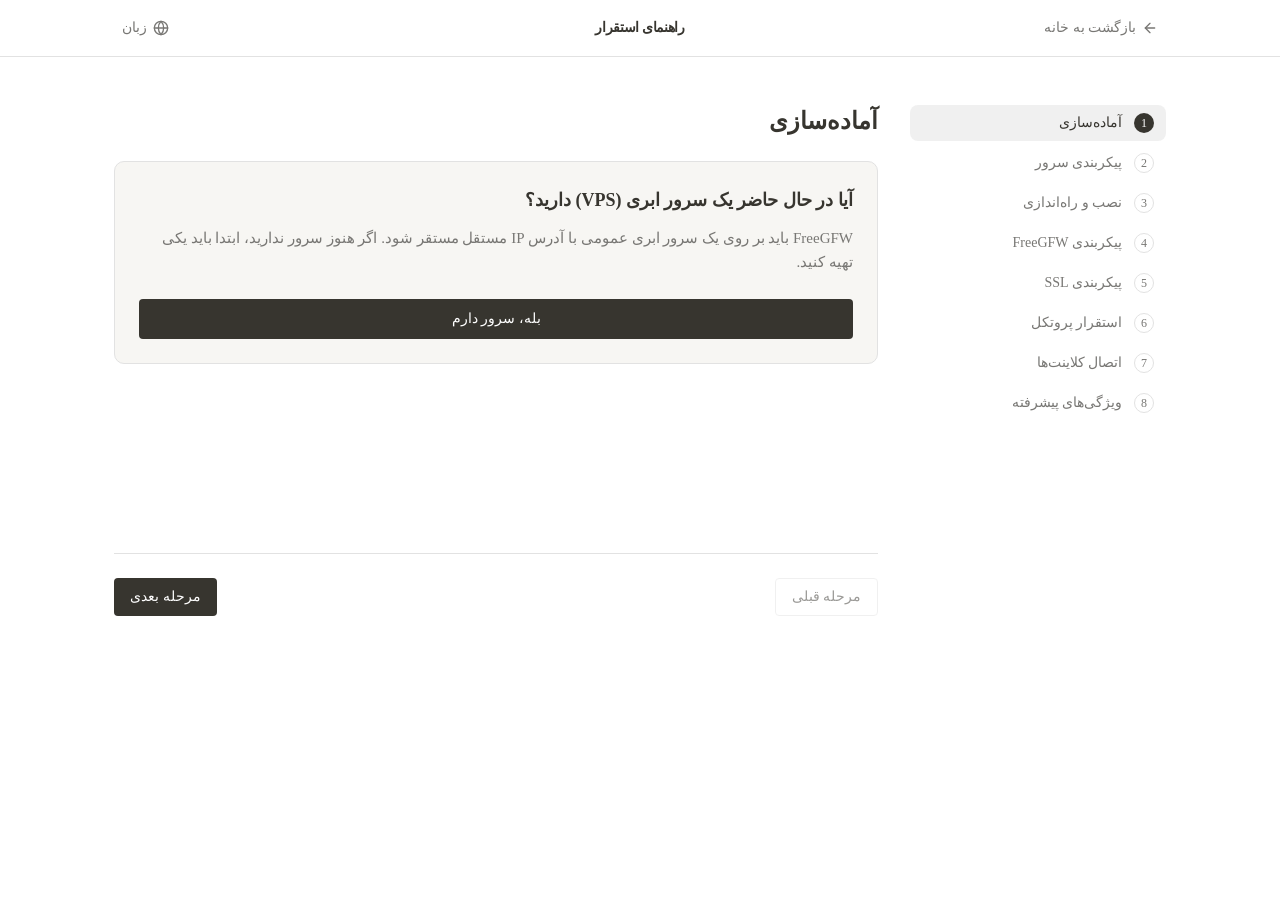
<file: fa/deploy.html>
<!DOCTYPE html><html lang="fa" dir="rtl" class="geist_a71539c9-module__T19VSG__variable geist_mono_8d43a2aa-module__8Li5zG__variable h-full antialiased"><head><meta charSet="utf-8"/><meta name="viewport" content="width=device-width, initial-scale=1"/><link rel="preload" href="/_next/static/media/797e433ab948586e-s.p.09zddjkbdep5a.woff2" as="font" crossorigin="" type="font/woff2"/><link rel="preload" href="/_next/static/media/caa3a2e1cccd8315-s.p.09~u27dqhyhd6.woff2" as="font" crossorigin="" type="font/woff2"/><link rel="stylesheet" href="/_next/static/chunks/10z79jy2tqgt1.css" data-precedence="next"/><link rel="preload" as="script" fetchPriority="low" href="/_next/static/chunks/0yy4sp326zo5e.js"/><script src="/_next/static/chunks/0cje14_narrpx.js" async=""></script><script src="/_next/static/chunks/0p7s21x70w3q6.js" async=""></script><script src="/_next/static/chunks/0.~2ky53fo~10.js" async=""></script><script src="/_next/static/chunks/turbopack-0.y1de6hyeiy0.js" async=""></script><script src="/_next/static/chunks/0dbhjjzl8qfwv.js" async=""></script><script src="/_next/static/chunks/03a4jm_7-dpof.js" async=""></script><script src="/_next/static/chunks/17~uiynbqns_v.js" async=""></script><script src="/_next/static/chunks/0pks8eah8~_52.js" async=""></script><link rel="preload" href="https://www.googletagmanager.com/gtag/js?id=G-4L5LV9V8J2" as="script"/><meta name="next-size-adjust" content=""/><title>FreeGFW - High Performance Proxy Network</title><meta name="description" content="A high-performance proxy service management system based on Sing-box and Xray core."/><script src="/_next/static/chunks/03~yq9q893hmn.js" noModule=""></script></head><body class="min-h-full flex flex-col text-[#37352f] bg-white"><div hidden=""><!--$--><!--/$--></div><div class="min-h-screen bg-white text-[#37352f] selection:bg-[#cde4ff]"><nav class="sticky top-0 w-full z-50 bg-white/90 backdrop-blur-sm border-b border-[#e2e2e2]"><div class="max-w-[1100px] mx-auto px-6 h-14 flex items-center justify-between text-sm relative"><button class="flex items-center gap-1.5 text-[#787774] hover:text-[#37352f] hover:bg-neutral-100 px-2 py-1.5 rounded transition-colors font-medium z-10"><svg xmlns="http://www.w3.org/2000/svg" width="24" height="24" viewBox="0 0 24 24" fill="none" stroke="currentColor" stroke-width="2" stroke-linecap="round" stroke-linejoin="round" class="lucide lucide-arrow-left w-4 h-4" aria-hidden="true"><path d="m12 19-7-7 7-7"></path><path d="M19 12H5"></path></svg>بازگشت به خانه</button><div class="absolute left-1/2 top-1/2 -translate-x-1/2 -translate-y-1/2 font-semibold tracking-tight pointer-events-none">راهنمای استقرار</div><div class="z-10 flex items-center"><button type="button" tabindex="0" aria-haspopup="menu" id="base-ui-_R_1tav5tivb_" data-slot="dropdown-menu-trigger" class="flex items-center gap-1.5 text-[#787774] hover:text-[#37352f] hover:bg-neutral-100 px-2 py-1.5 rounded transition-colors font-medium outline-none"><svg xmlns="http://www.w3.org/2000/svg" width="24" height="24" viewBox="0 0 24 24" fill="none" stroke="currentColor" stroke-width="2" stroke-linecap="round" stroke-linejoin="round" class="lucide lucide-globe w-4 h-4" aria-hidden="true"><circle cx="12" cy="12" r="10"></circle><path d="M12 2a14.5 14.5 0 0 0 0 20 14.5 14.5 0 0 0 0-20"></path><path d="M2 12h20"></path></svg><span class="hidden sm:inline">زبان</span></button></div></div></nav><main class="max-w-[1100px] mx-auto px-6 pt-12 pb-24 flex flex-col md:flex-row gap-8"><aside class="w-full md:w-64 flex-shrink-0"><div class="sticky top-24 space-y-1"><button class="w-full text-left px-3 py-2 rounded-md text-sm font-medium transition-colors flex items-center gap-3 bg-[#e2e2e2]/50 text-[#37352f]"><span class="flex items-center justify-center w-5 h-5 rounded-full text-xs bg-[#37352f] text-white">1</span>آماده‌سازی</button><button class="w-full text-left px-3 py-2 rounded-md text-sm font-medium transition-colors flex items-center gap-3 text-[#787774] hover:bg-[#f7f6f3]"><span class="flex items-center justify-center w-5 h-5 rounded-full text-xs border border-[#e2e2e2] text-[#787774]">2</span>پیکربندی سرور</button><button class="w-full text-left px-3 py-2 rounded-md text-sm font-medium transition-colors flex items-center gap-3 text-[#787774] hover:bg-[#f7f6f3]"><span class="flex items-center justify-center w-5 h-5 rounded-full text-xs border border-[#e2e2e2] text-[#787774]">3</span>نصب و راه‌اندازی</button><button class="w-full text-left px-3 py-2 rounded-md text-sm font-medium transition-colors flex items-center gap-3 text-[#787774] hover:bg-[#f7f6f3]"><span class="flex items-center justify-center w-5 h-5 rounded-full text-xs border border-[#e2e2e2] text-[#787774]">4</span>پیکربندی FreeGFW</button><button class="w-full text-left px-3 py-2 rounded-md text-sm font-medium transition-colors flex items-center gap-3 text-[#787774] hover:bg-[#f7f6f3]"><span class="flex items-center justify-center w-5 h-5 rounded-full text-xs border border-[#e2e2e2] text-[#787774]">5</span>پیکربندی SSL</button><button class="w-full text-left px-3 py-2 rounded-md text-sm font-medium transition-colors flex items-center gap-3 text-[#787774] hover:bg-[#f7f6f3]"><span class="flex items-center justify-center w-5 h-5 rounded-full text-xs border border-[#e2e2e2] text-[#787774]">6</span>استقرار پروتکل</button><button class="w-full text-left px-3 py-2 rounded-md text-sm font-medium transition-colors flex items-center gap-3 text-[#787774] hover:bg-[#f7f6f3]"><span class="flex items-center justify-center w-5 h-5 rounded-full text-xs border border-[#e2e2e2] text-[#787774]">7</span>اتصال کلاینت‌ها</button><button class="w-full text-left px-3 py-2 rounded-md text-sm font-medium transition-colors flex items-center gap-3 text-[#787774] hover:bg-[#f7f6f3]"><span class="flex items-center justify-center w-5 h-5 rounded-full text-xs border border-[#e2e2e2] text-[#787774]">8</span>ویژگی‌های پیشرفته</button></div></aside><div class="flex-1 min-w-0"><div class="bg-white rounded-lg min-h-[400px]"><div class="space-y-6"><h2 class="text-2xl font-bold text-[#37352f]">آماده‌سازی</h2><div class="bg-[#f7f6f3] p-6 rounded-lg border border-[#e2e2e2]"><h3 class="text-lg font-semibold text-[#37352f] mb-3">آیا در حال حاضر یک سرور ابری (VPS) دارید؟</h3><p class="text-[#787774] text-[15px] leading-relaxed mb-6">FreeGFW باید بر روی یک سرور ابری عمومی با آدرس IP مستقل مستقر شود. اگر هنوز سرور ندارید، ابتدا باید یکی تهیه کنید.</p><div class="flex flex-col sm:flex-row gap-3"><button class="flex-1 bg-[#37352f] text-white hover:bg-[#2f2d29] px-4 py-2.5 rounded text-sm font-medium transition-colors text-center">بله، سرور دارم</button></div></div></div></div><div class="mt-12 flex justify-between border-t border-[#e2e2e2] pt-6"><button disabled="" class="px-4 py-2 border border-[#e2e2e2] text-[#37352f] rounded disabled:opacity-50 disabled:cursor-not-allowed hover:bg-[#f7f6f3] transition-colors text-sm font-medium">مرحله قبلی</button><button class="px-4 py-2 bg-[#37352f] text-white rounded disabled:opacity-50 disabled:cursor-not-allowed hover:bg-[#2f2d29] transition-colors text-sm font-medium">مرحله بعدی</button></div></div></main></div><!--$--><!--/$--><script src="/_next/static/chunks/0yy4sp326zo5e.js" id="_R_" async=""></script><script>(self.__next_f=self.__next_f||[]).push([0])</script><script>self.__next_f.push([1,"1:\"$Sreact.fragment\"\n2:I[39756,[\"/_next/static/chunks/0dbhjjzl8qfwv.js\"],\"default\"]\n3:I[37457,[\"/_next/static/chunks/0dbhjjzl8qfwv.js\"],\"default\"]\n5:I[47257,[\"/_next/static/chunks/0dbhjjzl8qfwv.js\"],\"ClientPageRoot\"]\n6:I[77720,[\"/_next/static/chunks/03a4jm_7-dpof.js\",\"/_next/static/chunks/17~uiynbqns_v.js\",\"/_next/static/chunks/0pks8eah8~_52.js\"],\"default\"]\n9:I[97367,[\"/_next/static/chunks/0dbhjjzl8qfwv.js\"],\"OutletBoundary\"]\na:\"$Sreact.suspense\"\nd:I[97367,[\"/_next/static/chunks/0dbhjjzl8qfwv.js\"],\"ViewportBoundary\"]\nf:I[97367,[\"/_next/static/chunks/0dbhjjzl8qfwv.js\"],\"MetadataBoundary\"]\n11:I[68027,[],\"default\",1]\n:HL[\"/_next/static/chunks/10z79jy2tqgt1.css\",\"style\"]\n:HL[\"/_next/static/media/797e433ab948586e-s.p.09zddjkbdep5a.woff2\",\"font\",{\"crossOrigin\":\"\",\"type\":\"font/woff2\"}]\n:HL[\"/_next/static/media/caa3a2e1cccd8315-s.p.09~u27dqhyhd6.woff2\",\"font\",{\"crossOrigin\":\"\",\"type\":\"font/woff2\"}]\n"])</script><script>self.__next_f.push([1,"0:{\"P\":null,\"c\":[\"\",\"fa\",\"deploy\"],\"q\":\"\",\"i\":false,\"f\":[[[\"\",{\"children\":[[\"lang\",\"fa\",\"d\",null],{\"children\":[\"deploy\",{\"children\":[\"__PAGE__\",{}]}]},\"$undefined\",\"$undefined\",16]}],[[\"$\",\"$1\",\"c\",{\"children\":[null,[\"$\",\"$L2\",null,{\"parallelRouterKey\":\"children\",\"error\":\"$undefined\",\"errorStyles\":\"$undefined\",\"errorScripts\":\"$undefined\",\"template\":[\"$\",\"$L3\",null,{}],\"templateStyles\":\"$undefined\",\"templateScripts\":\"$undefined\",\"notFound\":[[[\"$\",\"title\",null,{\"children\":\"404: This page could not be found.\"}],[\"$\",\"div\",null,{\"style\":{\"fontFamily\":\"system-ui,\\\"Segoe UI\\\",Roboto,Helvetica,Arial,sans-serif,\\\"Apple Color Emoji\\\",\\\"Segoe UI Emoji\\\"\",\"height\":\"100vh\",\"textAlign\":\"center\",\"display\":\"flex\",\"flexDirection\":\"column\",\"alignItems\":\"center\",\"justifyContent\":\"center\"},\"children\":[\"$\",\"div\",null,{\"children\":[[\"$\",\"style\",null,{\"dangerouslySetInnerHTML\":{\"__html\":\"body{color:#000;background:#fff;margin:0}.next-error-h1{border-right:1px solid rgba(0,0,0,.3)}@media (prefers-color-scheme:dark){body{color:#fff;background:#000}.next-error-h1{border-right:1px solid rgba(255,255,255,.3)}}\"}}],[\"$\",\"h1\",null,{\"className\":\"next-error-h1\",\"style\":{\"display\":\"inline-block\",\"margin\":\"0 20px 0 0\",\"padding\":\"0 23px 0 0\",\"fontSize\":24,\"fontWeight\":500,\"verticalAlign\":\"top\",\"lineHeight\":\"49px\"},\"children\":404}],[\"$\",\"div\",null,{\"style\":{\"display\":\"inline-block\"},\"children\":[\"$\",\"h2\",null,{\"style\":{\"fontSize\":14,\"fontWeight\":400,\"lineHeight\":\"49px\",\"margin\":0},\"children\":\"This page could not be found.\"}]}]]}]}]],[]],\"forbidden\":\"$undefined\",\"unauthorized\":\"$undefined\"}]]}],{\"children\":[[\"$\",\"$1\",\"c\",{\"children\":[[[\"$\",\"link\",\"0\",{\"rel\":\"stylesheet\",\"href\":\"/_next/static/chunks/10z79jy2tqgt1.css\",\"precedence\":\"next\",\"crossOrigin\":\"$undefined\",\"nonce\":\"$undefined\"}],[\"$\",\"script\",\"script-0\",{\"src\":\"/_next/static/chunks/03a4jm_7-dpof.js\",\"async\":true,\"nonce\":\"$undefined\"}]],\"$L4\"]}],{\"children\":[[\"$\",\"$1\",\"c\",{\"children\":[null,[\"$\",\"$L2\",null,{\"parallelRouterKey\":\"children\",\"error\":\"$undefined\",\"errorStyles\":\"$undefined\",\"errorScripts\":\"$undefined\",\"template\":[\"$\",\"$L3\",null,{}],\"templateStyles\":\"$undefined\",\"templateScripts\":\"$undefined\",\"notFound\":\"$undefined\",\"forbidden\":\"$undefined\",\"unauthorized\":\"$undefined\"}]]}],{\"children\":[[\"$\",\"$1\",\"c\",{\"children\":[[\"$\",\"$L5\",null,{\"Component\":\"$6\",\"serverProvidedParams\":{\"searchParams\":{},\"params\":{\"lang\":\"fa\"},\"promises\":[\"$@7\",\"$@8\"]}}],[[\"$\",\"script\",\"script-0\",{\"src\":\"/_next/static/chunks/17~uiynbqns_v.js\",\"async\":true,\"nonce\":\"$undefined\"}],[\"$\",\"script\",\"script-1\",{\"src\":\"/_next/static/chunks/0pks8eah8~_52.js\",\"async\":true,\"nonce\":\"$undefined\"}]],[\"$\",\"$L9\",null,{\"children\":[\"$\",\"$a\",null,{\"name\":\"Next.MetadataOutlet\",\"children\":\"$@b\"}]}]]}],{},null,false,null]},null,false,\"$@c\"]},null,false,null]},null,false,\"$@c\"],[\"$\",\"$1\",\"h\",{\"children\":[null,[\"$\",\"$Ld\",null,{\"children\":\"$Le\"}],[\"$\",\"div\",null,{\"hidden\":true,\"children\":[\"$\",\"$Lf\",null,{\"children\":[\"$\",\"$a\",null,{\"name\":\"Next.Metadata\",\"children\":\"$L10\"}]}]}],[\"$\",\"meta\",null,{\"name\":\"next-size-adjust\",\"content\":\"\"}]]}],false]],\"m\":\"$undefined\",\"G\":[\"$11\",[]],\"S\":true,\"h\":null,\"s\":\"$undefined\",\"l\":\"$undefined\",\"p\":\"$undefined\",\"d\":\"$undefined\",\"b\":\"ve0Rva5OMpYJeXXk1Z0ol\"}\n"])</script><script>self.__next_f.push([1,"12:[]\nc:\"$W12\"\n7:{}\n8:\"$0:f:0:1:1:children:1:children:1:children:0:props:children:0:props:serverProvidedParams:params\"\n"])</script><script>self.__next_f.push([1,"13:I[79520,[\"/_next/static/chunks/03a4jm_7-dpof.js\"],\"\"]\n4:[\"$\",\"html\",null,{\"lang\":\"fa\",\"dir\":\"rtl\",\"className\":\"geist_a71539c9-module__T19VSG__variable geist_mono_8d43a2aa-module__8Li5zG__variable h-full antialiased\",\"children\":[\"$\",\"body\",null,{\"className\":\"min-h-full flex flex-col text-[#37352f] bg-white\",\"children\":[[\"$\",\"$L2\",null,{\"parallelRouterKey\":\"children\",\"error\":\"$undefined\",\"errorStyles\":\"$undefined\",\"errorScripts\":\"$undefined\",\"template\":[\"$\",\"$L3\",null,{}],\"templateStyles\":\"$undefined\",\"templateScripts\":\"$undefined\",\"notFound\":\"$undefined\",\"forbidden\":\"$undefined\",\"unauthorized\":\"$undefined\"}],[\"$\",\"$L13\",null,{\"src\":\"https://www.googletagmanager.com/gtag/js?id=G-4L5LV9V8J2\",\"strategy\":\"afterInteractive\"}],[\"$\",\"$L13\",null,{\"id\":\"google-analytics\",\"strategy\":\"afterInteractive\",\"children\":\"\\n            window.dataLayer = window.dataLayer || [];\\n            function gtag(){dataLayer.push(arguments);}\\n            gtag('js', new Date());\\n\\n            gtag('config', 'G-4L5LV9V8J2');\\n          \"}]]}]}]\n"])</script><script>self.__next_f.push([1,"e:[[\"$\",\"meta\",\"0\",{\"charSet\":\"utf-8\"}],[\"$\",\"meta\",\"1\",{\"name\":\"viewport\",\"content\":\"width=device-width, initial-scale=1\"}]]\n"])</script><script>self.__next_f.push([1,"b:null\n10:[[\"$\",\"title\",\"0\",{\"children\":\"FreeGFW - High Performance Proxy Network\"}],[\"$\",\"meta\",\"1\",{\"name\":\"description\",\"content\":\"A high-performance proxy service management system based on Sing-box and Xray core.\"}]]\n"])</script></body></html>
</file>
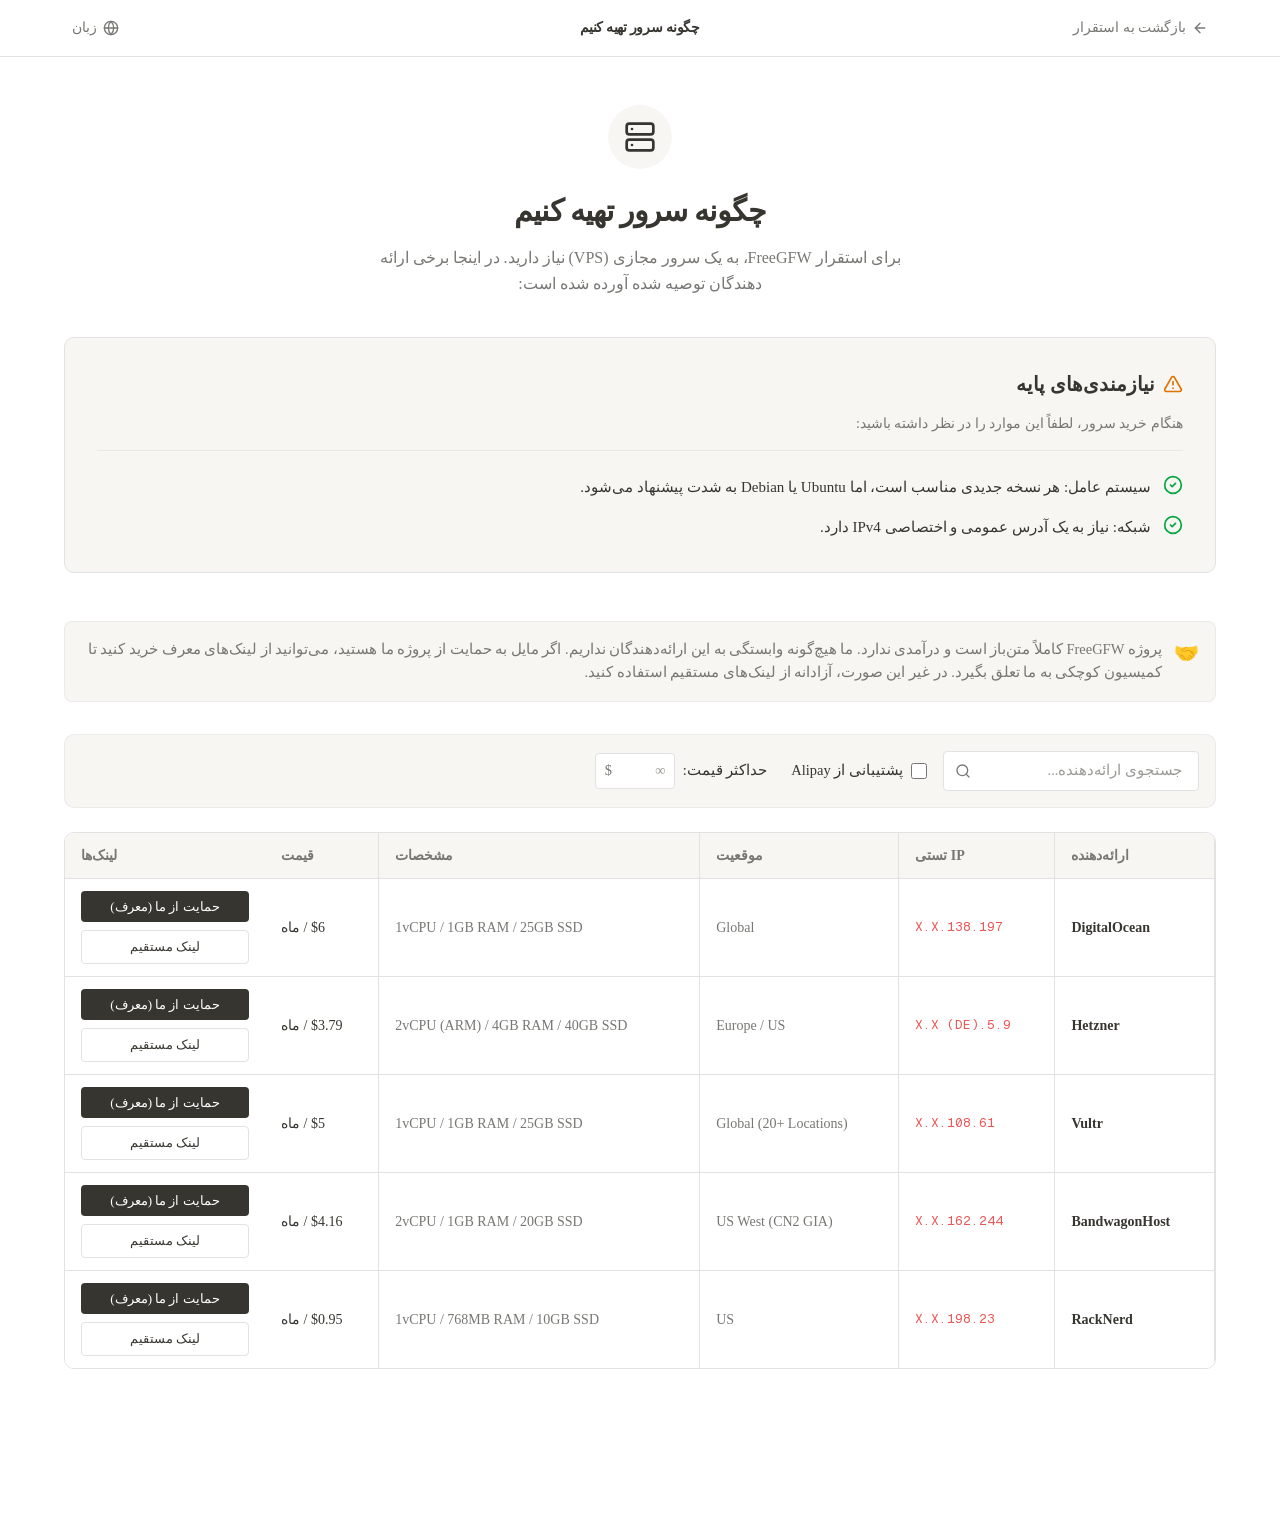
<file: fa/get-server.html>
<!DOCTYPE html><html lang="fa" dir="rtl" class="geist_a71539c9-module__T19VSG__variable geist_mono_8d43a2aa-module__8Li5zG__variable h-full antialiased"><head><meta charSet="utf-8"/><meta name="viewport" content="width=device-width, initial-scale=1"/><link rel="preload" href="/_next/static/media/797e433ab948586e-s.p.09zddjkbdep5a.woff2" as="font" crossorigin="" type="font/woff2"/><link rel="preload" href="/_next/static/media/caa3a2e1cccd8315-s.p.09~u27dqhyhd6.woff2" as="font" crossorigin="" type="font/woff2"/><link rel="stylesheet" href="/_next/static/chunks/10z79jy2tqgt1.css" data-precedence="next"/><link rel="preload" as="script" fetchPriority="low" href="/_next/static/chunks/0yy4sp326zo5e.js"/><script src="/_next/static/chunks/0cje14_narrpx.js" async=""></script><script src="/_next/static/chunks/0p7s21x70w3q6.js" async=""></script><script src="/_next/static/chunks/0.~2ky53fo~10.js" async=""></script><script src="/_next/static/chunks/turbopack-0.y1de6hyeiy0.js" async=""></script><script src="/_next/static/chunks/0dbhjjzl8qfwv.js" async=""></script><script src="/_next/static/chunks/03a4jm_7-dpof.js" async=""></script><script src="/_next/static/chunks/11ca32mba6lkz.js" async=""></script><script src="/_next/static/chunks/0yd-v-11sgwqx.js" async=""></script><link rel="preload" href="https://www.googletagmanager.com/gtag/js?id=G-4L5LV9V8J2" as="script"/><meta name="next-size-adjust" content=""/><title>FreeGFW - High Performance Proxy Network</title><meta name="description" content="A high-performance proxy service management system based on Sing-box and Xray core."/><script src="/_next/static/chunks/03~yq9q893hmn.js" noModule=""></script></head><body class="min-h-full flex flex-col text-[#37352f] bg-white"><div hidden=""><!--$--><!--/$--></div><div class="min-h-screen bg-white text-[#37352f] selection:bg-[#cde4ff]"><nav class="sticky top-0 w-full z-50 bg-white/90 backdrop-blur-sm border-b border-[#e2e2e2]"><div class="w-full max-w-[1200px] mx-auto px-6 h-14 flex items-center justify-between text-sm relative"><button class="flex items-center gap-1.5 text-[#787774] hover:text-[#37352f] hover:bg-neutral-100 px-2 py-1.5 rounded transition-colors font-medium z-10"><svg xmlns="http://www.w3.org/2000/svg" width="24" height="24" viewBox="0 0 24 24" fill="none" stroke="currentColor" stroke-width="2" stroke-linecap="round" stroke-linejoin="round" class="lucide lucide-arrow-left w-4 h-4" aria-hidden="true"><path d="m12 19-7-7 7-7"></path><path d="M19 12H5"></path></svg>بازگشت به استقرار</button><div class="absolute left-1/2 top-1/2 -translate-x-1/2 -translate-y-1/2 font-semibold tracking-tight pointer-events-none">چگونه سرور تهیه کنیم</div><div class="z-10 flex items-center"><button type="button" tabindex="0" aria-haspopup="menu" id="base-ui-_R_1tav5tivb_" data-slot="dropdown-menu-trigger" class="flex items-center gap-1.5 text-[#787774] hover:text-[#37352f] hover:bg-neutral-100 px-2 py-1.5 rounded transition-colors font-medium outline-none"><svg xmlns="http://www.w3.org/2000/svg" width="24" height="24" viewBox="0 0 24 24" fill="none" stroke="currentColor" stroke-width="2" stroke-linecap="round" stroke-linejoin="round" class="lucide lucide-globe w-4 h-4" aria-hidden="true"><circle cx="12" cy="12" r="10"></circle><path d="M12 2a14.5 14.5 0 0 0 0 20 14.5 14.5 0 0 0 0-20"></path><path d="M2 12h20"></path></svg><span class="hidden sm:inline">زبان</span></button></div></div></nav><main class="w-full max-w-[1200px] mx-auto px-6 pt-12 pb-24"><div class="mb-10 text-center"><div class="inline-flex items-center justify-center w-16 h-16 rounded-full bg-[#f7f6f3] text-[#37352f] mb-6"><svg xmlns="http://www.w3.org/2000/svg" width="24" height="24" viewBox="0 0 24 24" fill="none" stroke="currentColor" stroke-width="2" stroke-linecap="round" stroke-linejoin="round" class="lucide lucide-server w-8 h-8" aria-hidden="true"><rect width="20" height="8" x="2" y="2" rx="2" ry="2"></rect><rect width="20" height="8" x="2" y="14" rx="2" ry="2"></rect><line x1="6" x2="6.01" y1="6" y2="6"></line><line x1="6" x2="6.01" y1="18" y2="18"></line></svg></div><h1 class="text-3xl font-bold tracking-tight mb-4">چگونه سرور تهیه کنیم</h1><p class="text-[#787774] leading-relaxed max-w-xl mx-auto">برای استقرار FreeGFW، به یک سرور مجازی (VPS) نیاز دارید. در اینجا برخی ارائه دهندگان توصیه شده آورده شده است:</p></div><div class="bg-[#f7f6f3] p-6 sm:p-8 rounded-lg border border-[#e2e2e2] mb-12"><div class="flex items-center gap-2 mb-4"><svg xmlns="http://www.w3.org/2000/svg" width="24" height="24" viewBox="0 0 24 24" fill="none" stroke="currentColor" stroke-width="2" stroke-linecap="round" stroke-linejoin="round" class="lucide lucide-triangle-alert w-5 h-5 text-amber-600" aria-hidden="true"><path d="m21.73 18-8-14a2 2 0 0 0-3.48 0l-8 14A2 2 0 0 0 4 21h16a2 2 0 0 0 1.73-3"></path><path d="M12 9v4"></path><path d="M12 17h.01"></path></svg><h2 class="text-xl font-bold">نیازمندی‌های پایه</h2></div><p class="text-[#787774] text-sm mb-6 pb-4 border-b border-[#e2e2e2]/60">هنگام خرید سرور، لطفاً این موارد را در نظر داشته باشید:</p><ul class="space-y-4"><li class="flex gap-3"><svg xmlns="http://www.w3.org/2000/svg" width="24" height="24" viewBox="0 0 24 24" fill="none" stroke="currentColor" stroke-width="2" stroke-linecap="round" stroke-linejoin="round" class="lucide lucide-circle-check w-5 h-5 text-green-600 flex-shrink-0" aria-hidden="true"><circle cx="12" cy="12" r="10"></circle><path d="m9 12 2 2 4-4"></path></svg><span class="text-[15px] leading-relaxed">سیستم عامل: هر نسخه جدیدی مناسب است، اما Ubuntu یا Debian به شدت پیشنهاد می‌شود.</span></li><li class="flex gap-3"><svg xmlns="http://www.w3.org/2000/svg" width="24" height="24" viewBox="0 0 24 24" fill="none" stroke="currentColor" stroke-width="2" stroke-linecap="round" stroke-linejoin="round" class="lucide lucide-circle-check w-5 h-5 text-green-600 flex-shrink-0" aria-hidden="true"><circle cx="12" cy="12" r="10"></circle><path d="m9 12 2 2 4-4"></path></svg><span class="text-[15px] leading-relaxed">شبکه: نیاز به یک آدرس عمومی و اختصاصی IPv4 دارد.</span></li></ul></div><div class="flex gap-3 p-4 mb-8 bg-[#f7f6f3] rounded-md border border-[#e2e2e2]/50"><div class="text-xl flex-shrink-0">🤝</div><p class="text-[14.5px] text-[#787774] leading-relaxed">پروژه FreeGFW کاملاً متن‌باز است و درآمدی ندارد. ما هیچ‌گونه وابستگی به این ارائه‌دهندگان نداریم. اگر مایل به حمایت از پروژه ما هستید، می‌توانید از لینک‌های معرف خرید کنید تا کمیسیون کوچکی به ما تعلق بگیرد. در غیر این صورت، آزادانه از لینک‌های مستقیم استفاده کنید.</p></div><div class="mb-6 flex flex-col md:flex-row gap-4 items-center bg-[#f7f6f3] p-4 rounded-lg border border-[#e2e2e2]/50"><div class="relative w-full md:w-64"><svg xmlns="http://www.w3.org/2000/svg" width="24" height="24" viewBox="0 0 24 24" fill="none" stroke="currentColor" stroke-width="2" stroke-linecap="round" stroke-linejoin="round" class="lucide lucide-search w-4 h-4 absolute left-3 top-1/2 -translate-y-1/2 text-[#787774]" aria-hidden="true"><path d="m21 21-4.34-4.34"></path><circle cx="11" cy="11" r="8"></circle></svg><input type="text" placeholder="جستجوی ارائه‌دهنده..." class="w-full pl-9 pr-4 py-2 bg-white border border-[#e2e2e2] rounded text-[14.5px] focus:outline-none focus:border-[#37352f] transition-colors" value=""/></div><div class="flex gap-6 flex-wrap w-full md:w-auto items-center"><label class="flex items-center gap-2 text-[14.5px] text-[#37352f] cursor-pointer font-medium hover:opacity-80 transition-opacity"><input type="checkbox" class="w-4 h-4 rounded border-[#e2e2e2] text-[#37352f] focus:ring-[#37352f]"/>پشتیبانی از Alipay</label><div class="flex items-center gap-2 text-[14.5px] text-[#37352f] font-medium"><span>حداکثر قیمت<!-- -->:</span><div class="relative"><span class="absolute left-2.5 top-1/2 -translate-y-1/2 text-[#787774]">$</span><input type="number" placeholder="∞" class="w-20 pl-6 pr-2 py-1.5 bg-white border border-[#e2e2e2] rounded text-[14.5px] focus:outline-none focus:border-[#37352f] transition-colors" value=""/></div></div></div></div><div class="mb-12 overflow-x-auto rounded-lg border border-[#e2e2e2]"><table class="w-full text-left text-[14px] border-collapse min-w-[900px]"><thead class="bg-[#f7f6f3] border-b border-[#e2e2e2] text-[#787774]"><tr><th class="px-4 py-3 font-semibold border-r border-[#e2e2e2] whitespace-nowrap">ارائه‌دهنده</th><th class="px-4 py-3 font-semibold border-r border-[#e2e2e2] whitespace-nowrap">IP تستی</th><th class="px-4 py-3 font-semibold border-r border-[#e2e2e2] whitespace-nowrap">موقعیت</th><th class="px-4 py-3 font-semibold border-r border-[#e2e2e2] whitespace-nowrap">مشخصات</th><th class="px-4 py-3 font-semibold border-r border-[#e2e2e2] whitespace-nowrap">قیمت</th><th class="px-4 py-3 font-semibold w-[200px] whitespace-nowrap">لینک‌ها</th></tr></thead><tbody class="divide-y divide-[#e2e2e2] bg-white"><tr class="hover:bg-[#f7f6f3]/50 transition-colors"><td class="px-4 py-4 border-r border-[#e2e2e2] font-bold text-[#37352f] whitespace-nowrap">DigitalOcean</td><td class="px-4 py-4 border-r border-[#e2e2e2] text-[#eb5757] font-mono text-[13px] whitespace-nowrap">138.197.X.X</td><td class="px-4 py-4 border-r border-[#e2e2e2] text-[#787774] whitespace-nowrap">Global</td><td class="px-4 py-4 border-r border-[#e2e2e2] text-[#787774] whitespace-nowrap">1vCPU / 1GB RAM / 25GB SSD</td><td class="px-4 py-4 border-r border-[#e2e2e2] text-[#37352f] font-medium whitespace-nowrap">$<!-- -->6<!-- --> <!-- -->/ ماه</td><td class="px-4 py-3"><div class="flex flex-col gap-2"><a href="https://m.do.co/c/YOUR_CODE" target="_blank" rel="noreferrer" class="inline-flex items-center justify-center bg-[#37352f] text-white hover:bg-[#2f2d29] px-3 py-1.5 rounded text-[13px] font-medium transition-colors">حمایت از ما (معرف)</a><a href="https://www.digitalocean.com" target="_blank" rel="noreferrer" class="inline-flex items-center justify-center bg-white text-[#37352f] border border-[#e2e2e2] hover:bg-[#f2f1ee] px-3 py-1.5 rounded text-[13px] font-medium transition-colors">لینک مستقیم</a></div></td></tr><tr class="hover:bg-[#f7f6f3]/50 transition-colors"><td class="px-4 py-4 border-r border-[#e2e2e2] font-bold text-[#37352f] whitespace-nowrap">Hetzner</td><td class="px-4 py-4 border-r border-[#e2e2e2] text-[#eb5757] font-mono text-[13px] whitespace-nowrap">5.9.X.X (DE)</td><td class="px-4 py-4 border-r border-[#e2e2e2] text-[#787774] whitespace-nowrap">Europe / US</td><td class="px-4 py-4 border-r border-[#e2e2e2] text-[#787774] whitespace-nowrap">2vCPU (ARM) / 4GB RAM / 40GB SSD</td><td class="px-4 py-4 border-r border-[#e2e2e2] text-[#37352f] font-medium whitespace-nowrap">$<!-- -->3.79<!-- --> <!-- -->/ ماه</td><td class="px-4 py-3"><div class="flex flex-col gap-2"><a href="https://hetzner.cloud/?ref=YOUR_CODE" target="_blank" rel="noreferrer" class="inline-flex items-center justify-center bg-[#37352f] text-white hover:bg-[#2f2d29] px-3 py-1.5 rounded text-[13px] font-medium transition-colors">حمایت از ما (معرف)</a><a href="https://www.hetzner.com/cloud" target="_blank" rel="noreferrer" class="inline-flex items-center justify-center bg-white text-[#37352f] border border-[#e2e2e2] hover:bg-[#f2f1ee] px-3 py-1.5 rounded text-[13px] font-medium transition-colors">لینک مستقیم</a></div></td></tr><tr class="hover:bg-[#f7f6f3]/50 transition-colors"><td class="px-4 py-4 border-r border-[#e2e2e2] font-bold text-[#37352f] whitespace-nowrap">Vultr</td><td class="px-4 py-4 border-r border-[#e2e2e2] text-[#eb5757] font-mono text-[13px] whitespace-nowrap">108.61.X.X</td><td class="px-4 py-4 border-r border-[#e2e2e2] text-[#787774] whitespace-nowrap">Global (20+ Locations)</td><td class="px-4 py-4 border-r border-[#e2e2e2] text-[#787774] whitespace-nowrap">1vCPU / 1GB RAM / 25GB SSD</td><td class="px-4 py-4 border-r border-[#e2e2e2] text-[#37352f] font-medium whitespace-nowrap">$<!-- -->5<!-- --> <!-- -->/ ماه</td><td class="px-4 py-3"><div class="flex flex-col gap-2"><a href="https://www.vultr.com/?ref=YOUR_CODE" target="_blank" rel="noreferrer" class="inline-flex items-center justify-center bg-[#37352f] text-white hover:bg-[#2f2d29] px-3 py-1.5 rounded text-[13px] font-medium transition-colors">حمایت از ما (معرف)</a><a href="https://www.vultr.com" target="_blank" rel="noreferrer" class="inline-flex items-center justify-center bg-white text-[#37352f] border border-[#e2e2e2] hover:bg-[#f2f1ee] px-3 py-1.5 rounded text-[13px] font-medium transition-colors">لینک مستقیم</a></div></td></tr><tr class="hover:bg-[#f7f6f3]/50 transition-colors"><td class="px-4 py-4 border-r border-[#e2e2e2] font-bold text-[#37352f] whitespace-nowrap">BandwagonHost</td><td class="px-4 py-4 border-r border-[#e2e2e2] text-[#eb5757] font-mono text-[13px] whitespace-nowrap">162.244.X.X</td><td class="px-4 py-4 border-r border-[#e2e2e2] text-[#787774] whitespace-nowrap">US West (CN2 GIA)</td><td class="px-4 py-4 border-r border-[#e2e2e2] text-[#787774] whitespace-nowrap">2vCPU / 1GB RAM / 20GB SSD</td><td class="px-4 py-4 border-r border-[#e2e2e2] text-[#37352f] font-medium whitespace-nowrap">$<!-- -->4.16<!-- --> <!-- -->/ ماه</td><td class="px-4 py-3"><div class="flex flex-col gap-2"><a href="https://bwh81.net/aff.php?aff=YOUR_CODE" target="_blank" rel="noreferrer" class="inline-flex items-center justify-center bg-[#37352f] text-white hover:bg-[#2f2d29] px-3 py-1.5 rounded text-[13px] font-medium transition-colors">حمایت از ما (معرف)</a><a href="https://bwh81.net" target="_blank" rel="noreferrer" class="inline-flex items-center justify-center bg-white text-[#37352f] border border-[#e2e2e2] hover:bg-[#f2f1ee] px-3 py-1.5 rounded text-[13px] font-medium transition-colors">لینک مستقیم</a></div></td></tr><tr class="hover:bg-[#f7f6f3]/50 transition-colors"><td class="px-4 py-4 border-r border-[#e2e2e2] font-bold text-[#37352f] whitespace-nowrap">RackNerd</td><td class="px-4 py-4 border-r border-[#e2e2e2] text-[#eb5757] font-mono text-[13px] whitespace-nowrap">198.23.X.X</td><td class="px-4 py-4 border-r border-[#e2e2e2] text-[#787774] whitespace-nowrap">US</td><td class="px-4 py-4 border-r border-[#e2e2e2] text-[#787774] whitespace-nowrap">1vCPU / 768MB RAM / 10GB SSD</td><td class="px-4 py-4 border-r border-[#e2e2e2] text-[#37352f] font-medium whitespace-nowrap">$<!-- -->0.95<!-- --> <!-- -->/ ماه</td><td class="px-4 py-3"><div class="flex flex-col gap-2"><a href="https://my.racknerd.com/aff.php?aff=YOUR_CODE" target="_blank" rel="noreferrer" class="inline-flex items-center justify-center bg-[#37352f] text-white hover:bg-[#2f2d29] px-3 py-1.5 rounded text-[13px] font-medium transition-colors">حمایت از ما (معرف)</a><a href="https://www.racknerd.com" target="_blank" rel="noreferrer" class="inline-flex items-center justify-center bg-white text-[#37352f] border border-[#e2e2e2] hover:bg-[#f2f1ee] px-3 py-1.5 rounded text-[13px] font-medium transition-colors">لینک مستقیم</a></div></td></tr></tbody></table></div></main></div><!--$--><!--/$--><script src="/_next/static/chunks/0yy4sp326zo5e.js" id="_R_" async=""></script><script>(self.__next_f=self.__next_f||[]).push([0])</script><script>self.__next_f.push([1,"1:\"$Sreact.fragment\"\n2:I[39756,[\"/_next/static/chunks/0dbhjjzl8qfwv.js\"],\"default\"]\n3:I[37457,[\"/_next/static/chunks/0dbhjjzl8qfwv.js\"],\"default\"]\n5:I[47257,[\"/_next/static/chunks/0dbhjjzl8qfwv.js\"],\"ClientPageRoot\"]\n6:I[34487,[\"/_next/static/chunks/03a4jm_7-dpof.js\",\"/_next/static/chunks/11ca32mba6lkz.js\",\"/_next/static/chunks/0yd-v-11sgwqx.js\"],\"default\"]\n9:I[97367,[\"/_next/static/chunks/0dbhjjzl8qfwv.js\"],\"OutletBoundary\"]\na:\"$Sreact.suspense\"\nd:I[97367,[\"/_next/static/chunks/0dbhjjzl8qfwv.js\"],\"ViewportBoundary\"]\nf:I[97367,[\"/_next/static/chunks/0dbhjjzl8qfwv.js\"],\"MetadataBoundary\"]\n11:I[68027,[],\"default\",1]\n:HL[\"/_next/static/chunks/10z79jy2tqgt1.css\",\"style\"]\n:HL[\"/_next/static/media/797e433ab948586e-s.p.09zddjkbdep5a.woff2\",\"font\",{\"crossOrigin\":\"\",\"type\":\"font/woff2\"}]\n:HL[\"/_next/static/media/caa3a2e1cccd8315-s.p.09~u27dqhyhd6.woff2\",\"font\",{\"crossOrigin\":\"\",\"type\":\"font/woff2\"}]\n"])</script><script>self.__next_f.push([1,"0:{\"P\":null,\"c\":[\"\",\"fa\",\"get-server\"],\"q\":\"\",\"i\":false,\"f\":[[[\"\",{\"children\":[[\"lang\",\"fa\",\"d\",null],{\"children\":[\"get-server\",{\"children\":[\"__PAGE__\",{}]}]},\"$undefined\",\"$undefined\",16]}],[[\"$\",\"$1\",\"c\",{\"children\":[null,[\"$\",\"$L2\",null,{\"parallelRouterKey\":\"children\",\"error\":\"$undefined\",\"errorStyles\":\"$undefined\",\"errorScripts\":\"$undefined\",\"template\":[\"$\",\"$L3\",null,{}],\"templateStyles\":\"$undefined\",\"templateScripts\":\"$undefined\",\"notFound\":[[[\"$\",\"title\",null,{\"children\":\"404: This page could not be found.\"}],[\"$\",\"div\",null,{\"style\":{\"fontFamily\":\"system-ui,\\\"Segoe UI\\\",Roboto,Helvetica,Arial,sans-serif,\\\"Apple Color Emoji\\\",\\\"Segoe UI Emoji\\\"\",\"height\":\"100vh\",\"textAlign\":\"center\",\"display\":\"flex\",\"flexDirection\":\"column\",\"alignItems\":\"center\",\"justifyContent\":\"center\"},\"children\":[\"$\",\"div\",null,{\"children\":[[\"$\",\"style\",null,{\"dangerouslySetInnerHTML\":{\"__html\":\"body{color:#000;background:#fff;margin:0}.next-error-h1{border-right:1px solid rgba(0,0,0,.3)}@media (prefers-color-scheme:dark){body{color:#fff;background:#000}.next-error-h1{border-right:1px solid rgba(255,255,255,.3)}}\"}}],[\"$\",\"h1\",null,{\"className\":\"next-error-h1\",\"style\":{\"display\":\"inline-block\",\"margin\":\"0 20px 0 0\",\"padding\":\"0 23px 0 0\",\"fontSize\":24,\"fontWeight\":500,\"verticalAlign\":\"top\",\"lineHeight\":\"49px\"},\"children\":404}],[\"$\",\"div\",null,{\"style\":{\"display\":\"inline-block\"},\"children\":[\"$\",\"h2\",null,{\"style\":{\"fontSize\":14,\"fontWeight\":400,\"lineHeight\":\"49px\",\"margin\":0},\"children\":\"This page could not be found.\"}]}]]}]}]],[]],\"forbidden\":\"$undefined\",\"unauthorized\":\"$undefined\"}]]}],{\"children\":[[\"$\",\"$1\",\"c\",{\"children\":[[[\"$\",\"link\",\"0\",{\"rel\":\"stylesheet\",\"href\":\"/_next/static/chunks/10z79jy2tqgt1.css\",\"precedence\":\"next\",\"crossOrigin\":\"$undefined\",\"nonce\":\"$undefined\"}],[\"$\",\"script\",\"script-0\",{\"src\":\"/_next/static/chunks/03a4jm_7-dpof.js\",\"async\":true,\"nonce\":\"$undefined\"}]],\"$L4\"]}],{\"children\":[[\"$\",\"$1\",\"c\",{\"children\":[null,[\"$\",\"$L2\",null,{\"parallelRouterKey\":\"children\",\"error\":\"$undefined\",\"errorStyles\":\"$undefined\",\"errorScripts\":\"$undefined\",\"template\":[\"$\",\"$L3\",null,{}],\"templateStyles\":\"$undefined\",\"templateScripts\":\"$undefined\",\"notFound\":\"$undefined\",\"forbidden\":\"$undefined\",\"unauthorized\":\"$undefined\"}]]}],{\"children\":[[\"$\",\"$1\",\"c\",{\"children\":[[\"$\",\"$L5\",null,{\"Component\":\"$6\",\"serverProvidedParams\":{\"searchParams\":{},\"params\":{\"lang\":\"fa\"},\"promises\":[\"$@7\",\"$@8\"]}}],[[\"$\",\"script\",\"script-0\",{\"src\":\"/_next/static/chunks/11ca32mba6lkz.js\",\"async\":true,\"nonce\":\"$undefined\"}],[\"$\",\"script\",\"script-1\",{\"src\":\"/_next/static/chunks/0yd-v-11sgwqx.js\",\"async\":true,\"nonce\":\"$undefined\"}]],[\"$\",\"$L9\",null,{\"children\":[\"$\",\"$a\",null,{\"name\":\"Next.MetadataOutlet\",\"children\":\"$@b\"}]}]]}],{},null,false,null]},null,false,\"$@c\"]},null,false,null]},null,false,\"$@c\"],[\"$\",\"$1\",\"h\",{\"children\":[null,[\"$\",\"$Ld\",null,{\"children\":\"$Le\"}],[\"$\",\"div\",null,{\"hidden\":true,\"children\":[\"$\",\"$Lf\",null,{\"children\":[\"$\",\"$a\",null,{\"name\":\"Next.Metadata\",\"children\":\"$L10\"}]}]}],[\"$\",\"meta\",null,{\"name\":\"next-size-adjust\",\"content\":\"\"}]]}],false]],\"m\":\"$undefined\",\"G\":[\"$11\",[]],\"S\":true,\"h\":null,\"s\":\"$undefined\",\"l\":\"$undefined\",\"p\":\"$undefined\",\"d\":\"$undefined\",\"b\":\"ve0Rva5OMpYJeXXk1Z0ol\"}\n"])</script><script>self.__next_f.push([1,"12:[]\nc:\"$W12\"\n7:{}\n8:\"$0:f:0:1:1:children:1:children:1:children:0:props:children:0:props:serverProvidedParams:params\"\n"])</script><script>self.__next_f.push([1,"13:I[79520,[\"/_next/static/chunks/03a4jm_7-dpof.js\"],\"\"]\n4:[\"$\",\"html\",null,{\"lang\":\"fa\",\"dir\":\"rtl\",\"className\":\"geist_a71539c9-module__T19VSG__variable geist_mono_8d43a2aa-module__8Li5zG__variable h-full antialiased\",\"children\":[\"$\",\"body\",null,{\"className\":\"min-h-full flex flex-col text-[#37352f] bg-white\",\"children\":[[\"$\",\"$L2\",null,{\"parallelRouterKey\":\"children\",\"error\":\"$undefined\",\"errorStyles\":\"$undefined\",\"errorScripts\":\"$undefined\",\"template\":[\"$\",\"$L3\",null,{}],\"templateStyles\":\"$undefined\",\"templateScripts\":\"$undefined\",\"notFound\":\"$undefined\",\"forbidden\":\"$undefined\",\"unauthorized\":\"$undefined\"}],[\"$\",\"$L13\",null,{\"src\":\"https://www.googletagmanager.com/gtag/js?id=G-4L5LV9V8J2\",\"strategy\":\"afterInteractive\"}],[\"$\",\"$L13\",null,{\"id\":\"google-analytics\",\"strategy\":\"afterInteractive\",\"children\":\"\\n            window.dataLayer = window.dataLayer || [];\\n            function gtag(){dataLayer.push(arguments);}\\n            gtag('js', new Date());\\n\\n            gtag('config', 'G-4L5LV9V8J2');\\n          \"}]]}]}]\n"])</script><script>self.__next_f.push([1,"e:[[\"$\",\"meta\",\"0\",{\"charSet\":\"utf-8\"}],[\"$\",\"meta\",\"1\",{\"name\":\"viewport\",\"content\":\"width=device-width, initial-scale=1\"}]]\n"])</script><script>self.__next_f.push([1,"b:null\n10:[[\"$\",\"title\",\"0\",{\"children\":\"FreeGFW - High Performance Proxy Network\"}],[\"$\",\"meta\",\"1\",{\"name\":\"description\",\"content\":\"A high-performance proxy service management system based on Sing-box and Xray core.\"}]]\n"])</script></body></html>
</file>
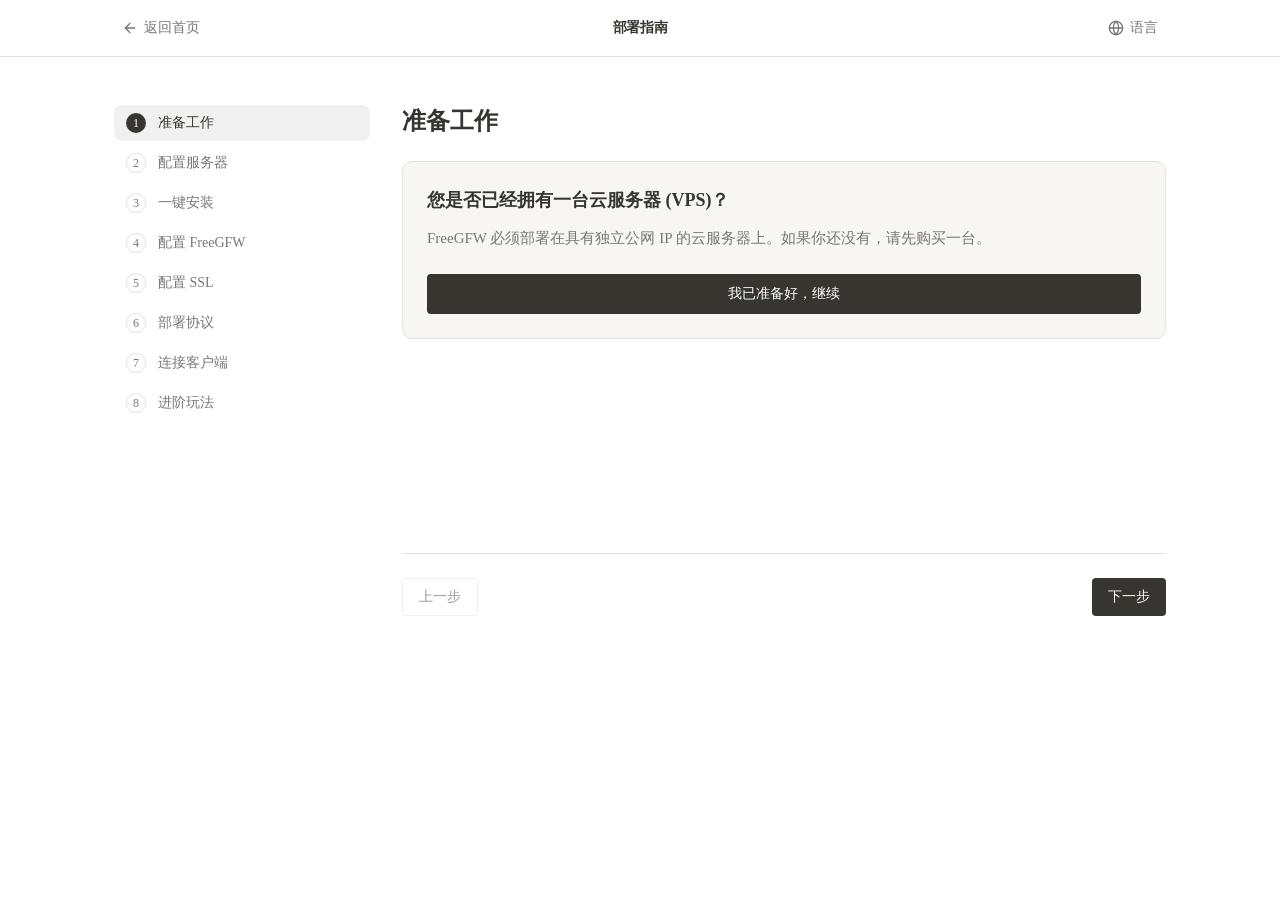
<file: zh/deploy.html>
<!DOCTYPE html><html lang="zh" dir="ltr" class="geist_a71539c9-module__T19VSG__variable geist_mono_8d43a2aa-module__8Li5zG__variable h-full antialiased"><head><meta charSet="utf-8"/><meta name="viewport" content="width=device-width, initial-scale=1"/><link rel="preload" href="/_next/static/media/797e433ab948586e-s.p.09zddjkbdep5a.woff2" as="font" crossorigin="" type="font/woff2"/><link rel="preload" href="/_next/static/media/caa3a2e1cccd8315-s.p.09~u27dqhyhd6.woff2" as="font" crossorigin="" type="font/woff2"/><link rel="stylesheet" href="/_next/static/chunks/10z79jy2tqgt1.css" data-precedence="next"/><link rel="preload" as="script" fetchPriority="low" href="/_next/static/chunks/0yy4sp326zo5e.js"/><script src="/_next/static/chunks/0cje14_narrpx.js" async=""></script><script src="/_next/static/chunks/0p7s21x70w3q6.js" async=""></script><script src="/_next/static/chunks/0.~2ky53fo~10.js" async=""></script><script src="/_next/static/chunks/turbopack-0.y1de6hyeiy0.js" async=""></script><script src="/_next/static/chunks/0dbhjjzl8qfwv.js" async=""></script><script src="/_next/static/chunks/03a4jm_7-dpof.js" async=""></script><script src="/_next/static/chunks/17~uiynbqns_v.js" async=""></script><script src="/_next/static/chunks/0pks8eah8~_52.js" async=""></script><link rel="preload" href="https://www.googletagmanager.com/gtag/js?id=G-4L5LV9V8J2" as="script"/><meta name="next-size-adjust" content=""/><title>FreeGFW - High Performance Proxy Network</title><meta name="description" content="A high-performance proxy service management system based on Sing-box and Xray core."/><script src="/_next/static/chunks/03~yq9q893hmn.js" noModule=""></script></head><body class="min-h-full flex flex-col text-[#37352f] bg-white"><div hidden=""><!--$--><!--/$--></div><div class="min-h-screen bg-white text-[#37352f] selection:bg-[#cde4ff]"><nav class="sticky top-0 w-full z-50 bg-white/90 backdrop-blur-sm border-b border-[#e2e2e2]"><div class="max-w-[1100px] mx-auto px-6 h-14 flex items-center justify-between text-sm relative"><button class="flex items-center gap-1.5 text-[#787774] hover:text-[#37352f] hover:bg-neutral-100 px-2 py-1.5 rounded transition-colors font-medium z-10"><svg xmlns="http://www.w3.org/2000/svg" width="24" height="24" viewBox="0 0 24 24" fill="none" stroke="currentColor" stroke-width="2" stroke-linecap="round" stroke-linejoin="round" class="lucide lucide-arrow-left w-4 h-4" aria-hidden="true"><path d="m12 19-7-7 7-7"></path><path d="M19 12H5"></path></svg>返回首页</button><div class="absolute left-1/2 top-1/2 -translate-x-1/2 -translate-y-1/2 font-semibold tracking-tight pointer-events-none">部署指南</div><div class="z-10 flex items-center"><button type="button" tabindex="0" aria-haspopup="menu" id="base-ui-_R_1tav5tivb_" data-slot="dropdown-menu-trigger" class="flex items-center gap-1.5 text-[#787774] hover:text-[#37352f] hover:bg-neutral-100 px-2 py-1.5 rounded transition-colors font-medium outline-none"><svg xmlns="http://www.w3.org/2000/svg" width="24" height="24" viewBox="0 0 24 24" fill="none" stroke="currentColor" stroke-width="2" stroke-linecap="round" stroke-linejoin="round" class="lucide lucide-globe w-4 h-4" aria-hidden="true"><circle cx="12" cy="12" r="10"></circle><path d="M12 2a14.5 14.5 0 0 0 0 20 14.5 14.5 0 0 0 0-20"></path><path d="M2 12h20"></path></svg><span class="hidden sm:inline">语言</span></button></div></div></nav><main class="max-w-[1100px] mx-auto px-6 pt-12 pb-24 flex flex-col md:flex-row gap-8"><aside class="w-full md:w-64 flex-shrink-0"><div class="sticky top-24 space-y-1"><button class="w-full text-left px-3 py-2 rounded-md text-sm font-medium transition-colors flex items-center gap-3 bg-[#e2e2e2]/50 text-[#37352f]"><span class="flex items-center justify-center w-5 h-5 rounded-full text-xs bg-[#37352f] text-white">1</span>准备工作</button><button class="w-full text-left px-3 py-2 rounded-md text-sm font-medium transition-colors flex items-center gap-3 text-[#787774] hover:bg-[#f7f6f3]"><span class="flex items-center justify-center w-5 h-5 rounded-full text-xs border border-[#e2e2e2] text-[#787774]">2</span>配置服务器</button><button class="w-full text-left px-3 py-2 rounded-md text-sm font-medium transition-colors flex items-center gap-3 text-[#787774] hover:bg-[#f7f6f3]"><span class="flex items-center justify-center w-5 h-5 rounded-full text-xs border border-[#e2e2e2] text-[#787774]">3</span>一键安装</button><button class="w-full text-left px-3 py-2 rounded-md text-sm font-medium transition-colors flex items-center gap-3 text-[#787774] hover:bg-[#f7f6f3]"><span class="flex items-center justify-center w-5 h-5 rounded-full text-xs border border-[#e2e2e2] text-[#787774]">4</span>配置 FreeGFW</button><button class="w-full text-left px-3 py-2 rounded-md text-sm font-medium transition-colors flex items-center gap-3 text-[#787774] hover:bg-[#f7f6f3]"><span class="flex items-center justify-center w-5 h-5 rounded-full text-xs border border-[#e2e2e2] text-[#787774]">5</span>配置 SSL</button><button class="w-full text-left px-3 py-2 rounded-md text-sm font-medium transition-colors flex items-center gap-3 text-[#787774] hover:bg-[#f7f6f3]"><span class="flex items-center justify-center w-5 h-5 rounded-full text-xs border border-[#e2e2e2] text-[#787774]">6</span>部署协议</button><button class="w-full text-left px-3 py-2 rounded-md text-sm font-medium transition-colors flex items-center gap-3 text-[#787774] hover:bg-[#f7f6f3]"><span class="flex items-center justify-center w-5 h-5 rounded-full text-xs border border-[#e2e2e2] text-[#787774]">7</span>连接客户端</button><button class="w-full text-left px-3 py-2 rounded-md text-sm font-medium transition-colors flex items-center gap-3 text-[#787774] hover:bg-[#f7f6f3]"><span class="flex items-center justify-center w-5 h-5 rounded-full text-xs border border-[#e2e2e2] text-[#787774]">8</span>进阶玩法</button></div></aside><div class="flex-1 min-w-0"><div class="bg-white rounded-lg min-h-[400px]"><div class="space-y-6"><h2 class="text-2xl font-bold text-[#37352f]">准备工作</h2><div class="bg-[#f7f6f3] p-6 rounded-lg border border-[#e2e2e2]"><h3 class="text-lg font-semibold text-[#37352f] mb-3">您是否已经拥有一台云服务器 (VPS)？</h3><p class="text-[#787774] text-[15px] leading-relaxed mb-6">FreeGFW 必须部署在具有独立公网 IP 的云服务器上。如果你还没有，请先购买一台。</p><div class="flex flex-col sm:flex-row gap-3"><button class="flex-1 bg-[#37352f] text-white hover:bg-[#2f2d29] px-4 py-2.5 rounded text-sm font-medium transition-colors text-center">我已准备好，继续</button></div></div></div></div><div class="mt-12 flex justify-between border-t border-[#e2e2e2] pt-6"><button disabled="" class="px-4 py-2 border border-[#e2e2e2] text-[#37352f] rounded disabled:opacity-50 disabled:cursor-not-allowed hover:bg-[#f7f6f3] transition-colors text-sm font-medium">上一步</button><button class="px-4 py-2 bg-[#37352f] text-white rounded disabled:opacity-50 disabled:cursor-not-allowed hover:bg-[#2f2d29] transition-colors text-sm font-medium">下一步</button></div></div></main></div><!--$--><!--/$--><script src="/_next/static/chunks/0yy4sp326zo5e.js" id="_R_" async=""></script><script>(self.__next_f=self.__next_f||[]).push([0])</script><script>self.__next_f.push([1,"1:\"$Sreact.fragment\"\n2:I[39756,[\"/_next/static/chunks/0dbhjjzl8qfwv.js\"],\"default\"]\n3:I[37457,[\"/_next/static/chunks/0dbhjjzl8qfwv.js\"],\"default\"]\n5:I[47257,[\"/_next/static/chunks/0dbhjjzl8qfwv.js\"],\"ClientPageRoot\"]\n6:I[77720,[\"/_next/static/chunks/03a4jm_7-dpof.js\",\"/_next/static/chunks/17~uiynbqns_v.js\",\"/_next/static/chunks/0pks8eah8~_52.js\"],\"default\"]\n9:I[97367,[\"/_next/static/chunks/0dbhjjzl8qfwv.js\"],\"OutletBoundary\"]\na:\"$Sreact.suspense\"\nd:I[97367,[\"/_next/static/chunks/0dbhjjzl8qfwv.js\"],\"ViewportBoundary\"]\nf:I[97367,[\"/_next/static/chunks/0dbhjjzl8qfwv.js\"],\"MetadataBoundary\"]\n11:I[68027,[],\"default\",1]\n:HL[\"/_next/static/chunks/10z79jy2tqgt1.css\",\"style\"]\n:HL[\"/_next/static/media/797e433ab948586e-s.p.09zddjkbdep5a.woff2\",\"font\",{\"crossOrigin\":\"\",\"type\":\"font/woff2\"}]\n:HL[\"/_next/static/media/caa3a2e1cccd8315-s.p.09~u27dqhyhd6.woff2\",\"font\",{\"crossOrigin\":\"\",\"type\":\"font/woff2\"}]\n"])</script><script>self.__next_f.push([1,"0:{\"P\":null,\"c\":[\"\",\"zh\",\"deploy\"],\"q\":\"\",\"i\":false,\"f\":[[[\"\",{\"children\":[[\"lang\",\"zh\",\"d\",null],{\"children\":[\"deploy\",{\"children\":[\"__PAGE__\",{}]}]},\"$undefined\",\"$undefined\",16]}],[[\"$\",\"$1\",\"c\",{\"children\":[null,[\"$\",\"$L2\",null,{\"parallelRouterKey\":\"children\",\"error\":\"$undefined\",\"errorStyles\":\"$undefined\",\"errorScripts\":\"$undefined\",\"template\":[\"$\",\"$L3\",null,{}],\"templateStyles\":\"$undefined\",\"templateScripts\":\"$undefined\",\"notFound\":[[[\"$\",\"title\",null,{\"children\":\"404: This page could not be found.\"}],[\"$\",\"div\",null,{\"style\":{\"fontFamily\":\"system-ui,\\\"Segoe UI\\\",Roboto,Helvetica,Arial,sans-serif,\\\"Apple Color Emoji\\\",\\\"Segoe UI Emoji\\\"\",\"height\":\"100vh\",\"textAlign\":\"center\",\"display\":\"flex\",\"flexDirection\":\"column\",\"alignItems\":\"center\",\"justifyContent\":\"center\"},\"children\":[\"$\",\"div\",null,{\"children\":[[\"$\",\"style\",null,{\"dangerouslySetInnerHTML\":{\"__html\":\"body{color:#000;background:#fff;margin:0}.next-error-h1{border-right:1px solid rgba(0,0,0,.3)}@media (prefers-color-scheme:dark){body{color:#fff;background:#000}.next-error-h1{border-right:1px solid rgba(255,255,255,.3)}}\"}}],[\"$\",\"h1\",null,{\"className\":\"next-error-h1\",\"style\":{\"display\":\"inline-block\",\"margin\":\"0 20px 0 0\",\"padding\":\"0 23px 0 0\",\"fontSize\":24,\"fontWeight\":500,\"verticalAlign\":\"top\",\"lineHeight\":\"49px\"},\"children\":404}],[\"$\",\"div\",null,{\"style\":{\"display\":\"inline-block\"},\"children\":[\"$\",\"h2\",null,{\"style\":{\"fontSize\":14,\"fontWeight\":400,\"lineHeight\":\"49px\",\"margin\":0},\"children\":\"This page could not be found.\"}]}]]}]}]],[]],\"forbidden\":\"$undefined\",\"unauthorized\":\"$undefined\"}]]}],{\"children\":[[\"$\",\"$1\",\"c\",{\"children\":[[[\"$\",\"link\",\"0\",{\"rel\":\"stylesheet\",\"href\":\"/_next/static/chunks/10z79jy2tqgt1.css\",\"precedence\":\"next\",\"crossOrigin\":\"$undefined\",\"nonce\":\"$undefined\"}],[\"$\",\"script\",\"script-0\",{\"src\":\"/_next/static/chunks/03a4jm_7-dpof.js\",\"async\":true,\"nonce\":\"$undefined\"}]],\"$L4\"]}],{\"children\":[[\"$\",\"$1\",\"c\",{\"children\":[null,[\"$\",\"$L2\",null,{\"parallelRouterKey\":\"children\",\"error\":\"$undefined\",\"errorStyles\":\"$undefined\",\"errorScripts\":\"$undefined\",\"template\":[\"$\",\"$L3\",null,{}],\"templateStyles\":\"$undefined\",\"templateScripts\":\"$undefined\",\"notFound\":\"$undefined\",\"forbidden\":\"$undefined\",\"unauthorized\":\"$undefined\"}]]}],{\"children\":[[\"$\",\"$1\",\"c\",{\"children\":[[\"$\",\"$L5\",null,{\"Component\":\"$6\",\"serverProvidedParams\":{\"searchParams\":{},\"params\":{\"lang\":\"zh\"},\"promises\":[\"$@7\",\"$@8\"]}}],[[\"$\",\"script\",\"script-0\",{\"src\":\"/_next/static/chunks/17~uiynbqns_v.js\",\"async\":true,\"nonce\":\"$undefined\"}],[\"$\",\"script\",\"script-1\",{\"src\":\"/_next/static/chunks/0pks8eah8~_52.js\",\"async\":true,\"nonce\":\"$undefined\"}]],[\"$\",\"$L9\",null,{\"children\":[\"$\",\"$a\",null,{\"name\":\"Next.MetadataOutlet\",\"children\":\"$@b\"}]}]]}],{},null,false,null]},null,false,\"$@c\"]},null,false,null]},null,false,\"$@c\"],[\"$\",\"$1\",\"h\",{\"children\":[null,[\"$\",\"$Ld\",null,{\"children\":\"$Le\"}],[\"$\",\"div\",null,{\"hidden\":true,\"children\":[\"$\",\"$Lf\",null,{\"children\":[\"$\",\"$a\",null,{\"name\":\"Next.Metadata\",\"children\":\"$L10\"}]}]}],[\"$\",\"meta\",null,{\"name\":\"next-size-adjust\",\"content\":\"\"}]]}],false]],\"m\":\"$undefined\",\"G\":[\"$11\",[]],\"S\":true,\"h\":null,\"s\":\"$undefined\",\"l\":\"$undefined\",\"p\":\"$undefined\",\"d\":\"$undefined\",\"b\":\"ve0Rva5OMpYJeXXk1Z0ol\"}\n"])</script><script>self.__next_f.push([1,"12:[]\nc:\"$W12\"\n7:{}\n8:\"$0:f:0:1:1:children:1:children:1:children:0:props:children:0:props:serverProvidedParams:params\"\n"])</script><script>self.__next_f.push([1,"13:I[79520,[\"/_next/static/chunks/03a4jm_7-dpof.js\"],\"\"]\n4:[\"$\",\"html\",null,{\"lang\":\"zh\",\"dir\":\"ltr\",\"className\":\"geist_a71539c9-module__T19VSG__variable geist_mono_8d43a2aa-module__8Li5zG__variable h-full antialiased\",\"children\":[\"$\",\"body\",null,{\"className\":\"min-h-full flex flex-col text-[#37352f] bg-white\",\"children\":[[\"$\",\"$L2\",null,{\"parallelRouterKey\":\"children\",\"error\":\"$undefined\",\"errorStyles\":\"$undefined\",\"errorScripts\":\"$undefined\",\"template\":[\"$\",\"$L3\",null,{}],\"templateStyles\":\"$undefined\",\"templateScripts\":\"$undefined\",\"notFound\":\"$undefined\",\"forbidden\":\"$undefined\",\"unauthorized\":\"$undefined\"}],[\"$\",\"$L13\",null,{\"src\":\"https://www.googletagmanager.com/gtag/js?id=G-4L5LV9V8J2\",\"strategy\":\"afterInteractive\"}],[\"$\",\"$L13\",null,{\"id\":\"google-analytics\",\"strategy\":\"afterInteractive\",\"children\":\"\\n            window.dataLayer = window.dataLayer || [];\\n            function gtag(){dataLayer.push(arguments);}\\n            gtag('js', new Date());\\n\\n            gtag('config', 'G-4L5LV9V8J2');\\n          \"}]]}]}]\n"])</script><script>self.__next_f.push([1,"e:[[\"$\",\"meta\",\"0\",{\"charSet\":\"utf-8\"}],[\"$\",\"meta\",\"1\",{\"name\":\"viewport\",\"content\":\"width=device-width, initial-scale=1\"}]]\n"])</script><script>self.__next_f.push([1,"b:null\n10:[[\"$\",\"title\",\"0\",{\"children\":\"FreeGFW - High Performance Proxy Network\"}],[\"$\",\"meta\",\"1\",{\"name\":\"description\",\"content\":\"A high-performance proxy service management system based on Sing-box and Xray core.\"}]]\n"])</script></body></html>
</file>
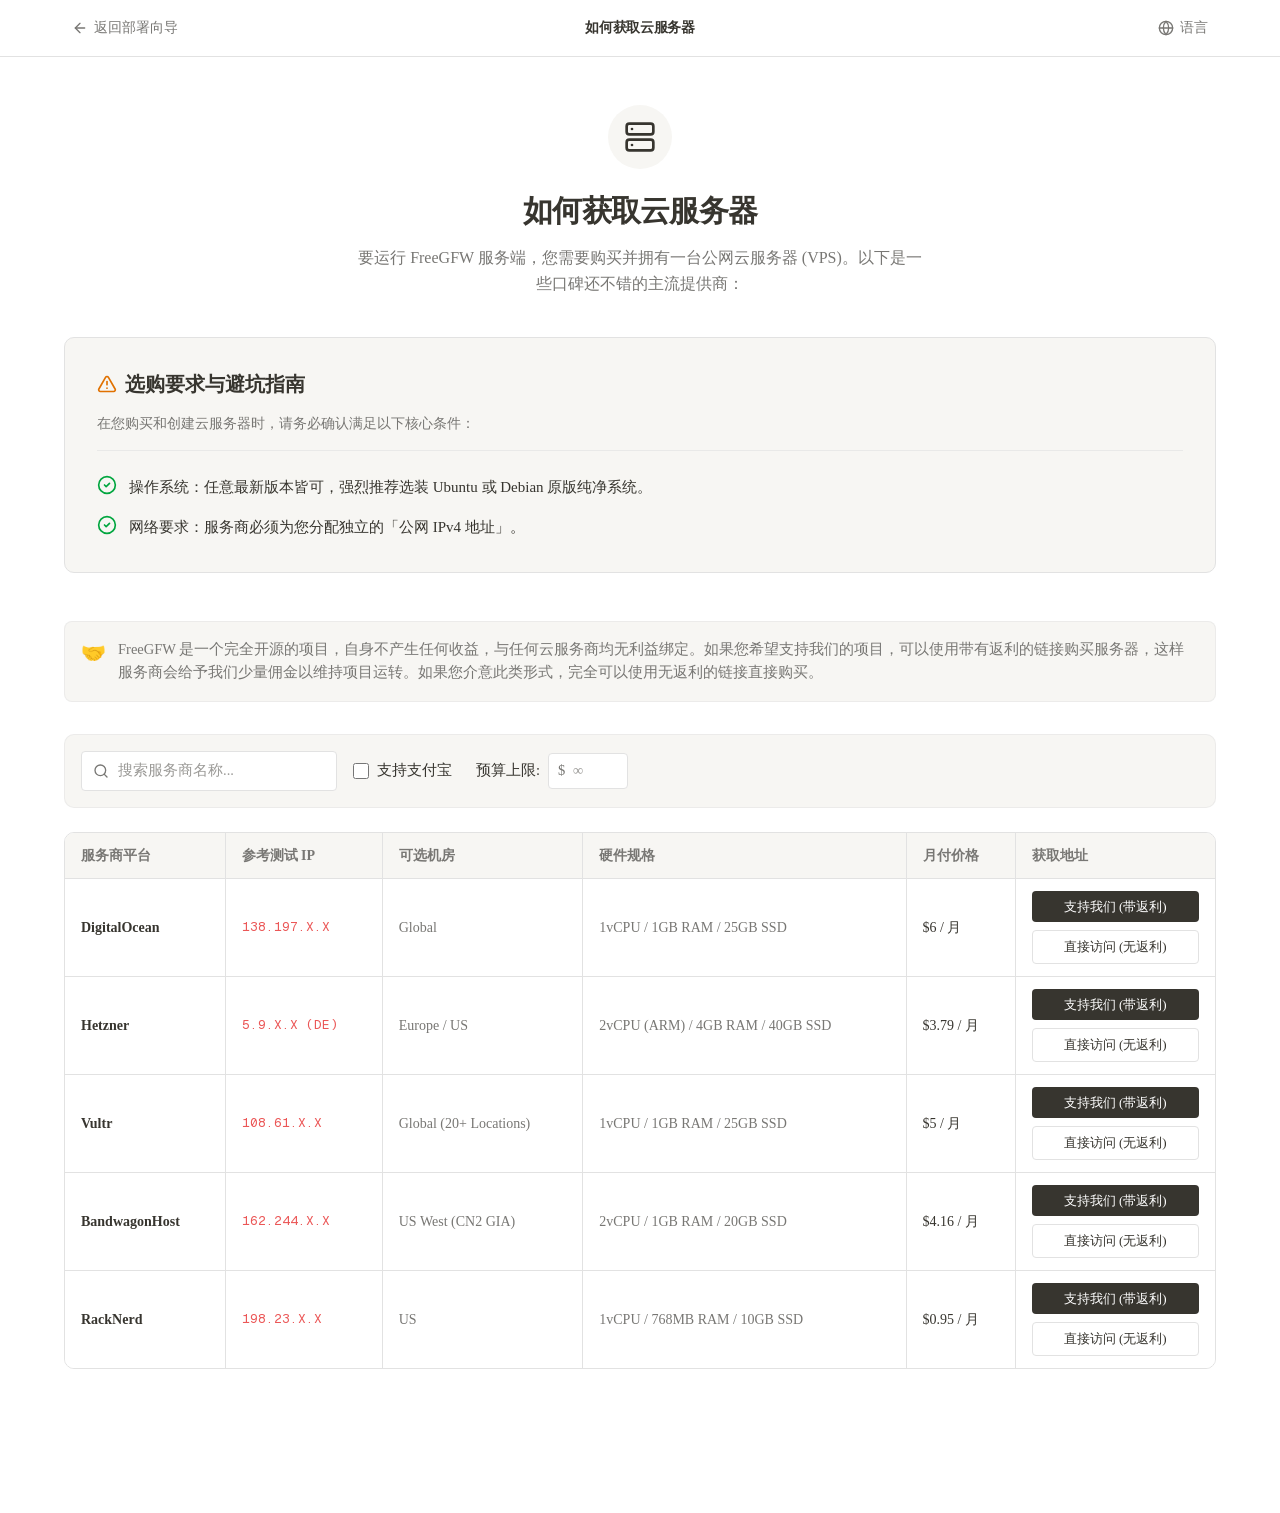
<file: zh/get-server.html>
<!DOCTYPE html><html lang="zh" dir="ltr" class="geist_a71539c9-module__T19VSG__variable geist_mono_8d43a2aa-module__8Li5zG__variable h-full antialiased"><head><meta charSet="utf-8"/><meta name="viewport" content="width=device-width, initial-scale=1"/><link rel="preload" href="/_next/static/media/797e433ab948586e-s.p.09zddjkbdep5a.woff2" as="font" crossorigin="" type="font/woff2"/><link rel="preload" href="/_next/static/media/caa3a2e1cccd8315-s.p.09~u27dqhyhd6.woff2" as="font" crossorigin="" type="font/woff2"/><link rel="stylesheet" href="/_next/static/chunks/10z79jy2tqgt1.css" data-precedence="next"/><link rel="preload" as="script" fetchPriority="low" href="/_next/static/chunks/0yy4sp326zo5e.js"/><script src="/_next/static/chunks/0cje14_narrpx.js" async=""></script><script src="/_next/static/chunks/0p7s21x70w3q6.js" async=""></script><script src="/_next/static/chunks/0.~2ky53fo~10.js" async=""></script><script src="/_next/static/chunks/turbopack-0.y1de6hyeiy0.js" async=""></script><script src="/_next/static/chunks/0dbhjjzl8qfwv.js" async=""></script><script src="/_next/static/chunks/03a4jm_7-dpof.js" async=""></script><script src="/_next/static/chunks/11ca32mba6lkz.js" async=""></script><script src="/_next/static/chunks/0yd-v-11sgwqx.js" async=""></script><link rel="preload" href="https://www.googletagmanager.com/gtag/js?id=G-4L5LV9V8J2" as="script"/><meta name="next-size-adjust" content=""/><title>FreeGFW - High Performance Proxy Network</title><meta name="description" content="A high-performance proxy service management system based on Sing-box and Xray core."/><script src="/_next/static/chunks/03~yq9q893hmn.js" noModule=""></script></head><body class="min-h-full flex flex-col text-[#37352f] bg-white"><div hidden=""><!--$--><!--/$--></div><div class="min-h-screen bg-white text-[#37352f] selection:bg-[#cde4ff]"><nav class="sticky top-0 w-full z-50 bg-white/90 backdrop-blur-sm border-b border-[#e2e2e2]"><div class="w-full max-w-[1200px] mx-auto px-6 h-14 flex items-center justify-between text-sm relative"><button class="flex items-center gap-1.5 text-[#787774] hover:text-[#37352f] hover:bg-neutral-100 px-2 py-1.5 rounded transition-colors font-medium z-10"><svg xmlns="http://www.w3.org/2000/svg" width="24" height="24" viewBox="0 0 24 24" fill="none" stroke="currentColor" stroke-width="2" stroke-linecap="round" stroke-linejoin="round" class="lucide lucide-arrow-left w-4 h-4" aria-hidden="true"><path d="m12 19-7-7 7-7"></path><path d="M19 12H5"></path></svg>返回部署向导</button><div class="absolute left-1/2 top-1/2 -translate-x-1/2 -translate-y-1/2 font-semibold tracking-tight pointer-events-none">如何获取云服务器</div><div class="z-10 flex items-center"><button type="button" tabindex="0" aria-haspopup="menu" id="base-ui-_R_1tav5tivb_" data-slot="dropdown-menu-trigger" class="flex items-center gap-1.5 text-[#787774] hover:text-[#37352f] hover:bg-neutral-100 px-2 py-1.5 rounded transition-colors font-medium outline-none"><svg xmlns="http://www.w3.org/2000/svg" width="24" height="24" viewBox="0 0 24 24" fill="none" stroke="currentColor" stroke-width="2" stroke-linecap="round" stroke-linejoin="round" class="lucide lucide-globe w-4 h-4" aria-hidden="true"><circle cx="12" cy="12" r="10"></circle><path d="M12 2a14.5 14.5 0 0 0 0 20 14.5 14.5 0 0 0 0-20"></path><path d="M2 12h20"></path></svg><span class="hidden sm:inline">语言</span></button></div></div></nav><main class="w-full max-w-[1200px] mx-auto px-6 pt-12 pb-24"><div class="mb-10 text-center"><div class="inline-flex items-center justify-center w-16 h-16 rounded-full bg-[#f7f6f3] text-[#37352f] mb-6"><svg xmlns="http://www.w3.org/2000/svg" width="24" height="24" viewBox="0 0 24 24" fill="none" stroke="currentColor" stroke-width="2" stroke-linecap="round" stroke-linejoin="round" class="lucide lucide-server w-8 h-8" aria-hidden="true"><rect width="20" height="8" x="2" y="2" rx="2" ry="2"></rect><rect width="20" height="8" x="2" y="14" rx="2" ry="2"></rect><line x1="6" x2="6.01" y1="6" y2="6"></line><line x1="6" x2="6.01" y1="18" y2="18"></line></svg></div><h1 class="text-3xl font-bold tracking-tight mb-4">如何获取云服务器</h1><p class="text-[#787774] leading-relaxed max-w-xl mx-auto">要运行 FreeGFW 服务端，您需要购买并拥有一台公网云服务器 (VPS)。以下是一些口碑还不错的主流提供商：</p></div><div class="bg-[#f7f6f3] p-6 sm:p-8 rounded-lg border border-[#e2e2e2] mb-12"><div class="flex items-center gap-2 mb-4"><svg xmlns="http://www.w3.org/2000/svg" width="24" height="24" viewBox="0 0 24 24" fill="none" stroke="currentColor" stroke-width="2" stroke-linecap="round" stroke-linejoin="round" class="lucide lucide-triangle-alert w-5 h-5 text-amber-600" aria-hidden="true"><path d="m21.73 18-8-14a2 2 0 0 0-3.48 0l-8 14A2 2 0 0 0 4 21h16a2 2 0 0 0 1.73-3"></path><path d="M12 9v4"></path><path d="M12 17h.01"></path></svg><h2 class="text-xl font-bold">选购要求与避坑指南</h2></div><p class="text-[#787774] text-sm mb-6 pb-4 border-b border-[#e2e2e2]/60">在您购买和创建云服务器时，请务必确认满足以下核心条件：</p><ul class="space-y-4"><li class="flex gap-3"><svg xmlns="http://www.w3.org/2000/svg" width="24" height="24" viewBox="0 0 24 24" fill="none" stroke="currentColor" stroke-width="2" stroke-linecap="round" stroke-linejoin="round" class="lucide lucide-circle-check w-5 h-5 text-green-600 flex-shrink-0" aria-hidden="true"><circle cx="12" cy="12" r="10"></circle><path d="m9 12 2 2 4-4"></path></svg><span class="text-[15px] leading-relaxed">操作系统：任意最新版本皆可，强烈推荐选装 Ubuntu 或 Debian 原版纯净系统。</span></li><li class="flex gap-3"><svg xmlns="http://www.w3.org/2000/svg" width="24" height="24" viewBox="0 0 24 24" fill="none" stroke="currentColor" stroke-width="2" stroke-linecap="round" stroke-linejoin="round" class="lucide lucide-circle-check w-5 h-5 text-green-600 flex-shrink-0" aria-hidden="true"><circle cx="12" cy="12" r="10"></circle><path d="m9 12 2 2 4-4"></path></svg><span class="text-[15px] leading-relaxed">网络要求：服务商必须为您分配独立的「公网 IPv4 地址」。</span></li></ul></div><div class="flex gap-3 p-4 mb-8 bg-[#f7f6f3] rounded-md border border-[#e2e2e2]/50"><div class="text-xl flex-shrink-0">🤝</div><p class="text-[14.5px] text-[#787774] leading-relaxed">FreeGFW 是一个完全开源的项目，自身不产生任何收益，与任何云服务商均无利益绑定。如果您希望支持我们的项目，可以使用带有返利的链接购买服务器，这样服务商会给予我们少量佣金以维持项目运转。如果您介意此类形式，完全可以使用无返利的链接直接购买。</p></div><div class="mb-6 flex flex-col md:flex-row gap-4 items-center bg-[#f7f6f3] p-4 rounded-lg border border-[#e2e2e2]/50"><div class="relative w-full md:w-64"><svg xmlns="http://www.w3.org/2000/svg" width="24" height="24" viewBox="0 0 24 24" fill="none" stroke="currentColor" stroke-width="2" stroke-linecap="round" stroke-linejoin="round" class="lucide lucide-search w-4 h-4 absolute left-3 top-1/2 -translate-y-1/2 text-[#787774]" aria-hidden="true"><path d="m21 21-4.34-4.34"></path><circle cx="11" cy="11" r="8"></circle></svg><input type="text" placeholder="搜索服务商名称..." class="w-full pl-9 pr-4 py-2 bg-white border border-[#e2e2e2] rounded text-[14.5px] focus:outline-none focus:border-[#37352f] transition-colors" value=""/></div><div class="flex gap-6 flex-wrap w-full md:w-auto items-center"><label class="flex items-center gap-2 text-[14.5px] text-[#37352f] cursor-pointer font-medium hover:opacity-80 transition-opacity"><input type="checkbox" class="w-4 h-4 rounded border-[#e2e2e2] text-[#37352f] focus:ring-[#37352f]"/>支持支付宝</label><div class="flex items-center gap-2 text-[14.5px] text-[#37352f] font-medium"><span>预算上限<!-- -->:</span><div class="relative"><span class="absolute left-2.5 top-1/2 -translate-y-1/2 text-[#787774]">$</span><input type="number" placeholder="∞" class="w-20 pl-6 pr-2 py-1.5 bg-white border border-[#e2e2e2] rounded text-[14.5px] focus:outline-none focus:border-[#37352f] transition-colors" value=""/></div></div></div></div><div class="mb-12 overflow-x-auto rounded-lg border border-[#e2e2e2]"><table class="w-full text-left text-[14px] border-collapse min-w-[900px]"><thead class="bg-[#f7f6f3] border-b border-[#e2e2e2] text-[#787774]"><tr><th class="px-4 py-3 font-semibold border-r border-[#e2e2e2] whitespace-nowrap">服务商平台</th><th class="px-4 py-3 font-semibold border-r border-[#e2e2e2] whitespace-nowrap">参考测试 IP</th><th class="px-4 py-3 font-semibold border-r border-[#e2e2e2] whitespace-nowrap">可选机房</th><th class="px-4 py-3 font-semibold border-r border-[#e2e2e2] whitespace-nowrap">硬件规格</th><th class="px-4 py-3 font-semibold border-r border-[#e2e2e2] whitespace-nowrap">月付价格</th><th class="px-4 py-3 font-semibold w-[200px] whitespace-nowrap">获取地址</th></tr></thead><tbody class="divide-y divide-[#e2e2e2] bg-white"><tr class="hover:bg-[#f7f6f3]/50 transition-colors"><td class="px-4 py-4 border-r border-[#e2e2e2] font-bold text-[#37352f] whitespace-nowrap">DigitalOcean</td><td class="px-4 py-4 border-r border-[#e2e2e2] text-[#eb5757] font-mono text-[13px] whitespace-nowrap">138.197.X.X</td><td class="px-4 py-4 border-r border-[#e2e2e2] text-[#787774] whitespace-nowrap">Global</td><td class="px-4 py-4 border-r border-[#e2e2e2] text-[#787774] whitespace-nowrap">1vCPU / 1GB RAM / 25GB SSD</td><td class="px-4 py-4 border-r border-[#e2e2e2] text-[#37352f] font-medium whitespace-nowrap">$<!-- -->6<!-- --> <!-- -->/ 月</td><td class="px-4 py-3"><div class="flex flex-col gap-2"><a href="https://m.do.co/c/YOUR_CODE" target="_blank" rel="noreferrer" class="inline-flex items-center justify-center bg-[#37352f] text-white hover:bg-[#2f2d29] px-3 py-1.5 rounded text-[13px] font-medium transition-colors">支持我们 (带返利)</a><a href="https://www.digitalocean.com" target="_blank" rel="noreferrer" class="inline-flex items-center justify-center bg-white text-[#37352f] border border-[#e2e2e2] hover:bg-[#f2f1ee] px-3 py-1.5 rounded text-[13px] font-medium transition-colors">直接访问 (无返利)</a></div></td></tr><tr class="hover:bg-[#f7f6f3]/50 transition-colors"><td class="px-4 py-4 border-r border-[#e2e2e2] font-bold text-[#37352f] whitespace-nowrap">Hetzner</td><td class="px-4 py-4 border-r border-[#e2e2e2] text-[#eb5757] font-mono text-[13px] whitespace-nowrap">5.9.X.X (DE)</td><td class="px-4 py-4 border-r border-[#e2e2e2] text-[#787774] whitespace-nowrap">Europe / US</td><td class="px-4 py-4 border-r border-[#e2e2e2] text-[#787774] whitespace-nowrap">2vCPU (ARM) / 4GB RAM / 40GB SSD</td><td class="px-4 py-4 border-r border-[#e2e2e2] text-[#37352f] font-medium whitespace-nowrap">$<!-- -->3.79<!-- --> <!-- -->/ 月</td><td class="px-4 py-3"><div class="flex flex-col gap-2"><a href="https://hetzner.cloud/?ref=YOUR_CODE" target="_blank" rel="noreferrer" class="inline-flex items-center justify-center bg-[#37352f] text-white hover:bg-[#2f2d29] px-3 py-1.5 rounded text-[13px] font-medium transition-colors">支持我们 (带返利)</a><a href="https://www.hetzner.com/cloud" target="_blank" rel="noreferrer" class="inline-flex items-center justify-center bg-white text-[#37352f] border border-[#e2e2e2] hover:bg-[#f2f1ee] px-3 py-1.5 rounded text-[13px] font-medium transition-colors">直接访问 (无返利)</a></div></td></tr><tr class="hover:bg-[#f7f6f3]/50 transition-colors"><td class="px-4 py-4 border-r border-[#e2e2e2] font-bold text-[#37352f] whitespace-nowrap">Vultr</td><td class="px-4 py-4 border-r border-[#e2e2e2] text-[#eb5757] font-mono text-[13px] whitespace-nowrap">108.61.X.X</td><td class="px-4 py-4 border-r border-[#e2e2e2] text-[#787774] whitespace-nowrap">Global (20+ Locations)</td><td class="px-4 py-4 border-r border-[#e2e2e2] text-[#787774] whitespace-nowrap">1vCPU / 1GB RAM / 25GB SSD</td><td class="px-4 py-4 border-r border-[#e2e2e2] text-[#37352f] font-medium whitespace-nowrap">$<!-- -->5<!-- --> <!-- -->/ 月</td><td class="px-4 py-3"><div class="flex flex-col gap-2"><a href="https://www.vultr.com/?ref=YOUR_CODE" target="_blank" rel="noreferrer" class="inline-flex items-center justify-center bg-[#37352f] text-white hover:bg-[#2f2d29] px-3 py-1.5 rounded text-[13px] font-medium transition-colors">支持我们 (带返利)</a><a href="https://www.vultr.com" target="_blank" rel="noreferrer" class="inline-flex items-center justify-center bg-white text-[#37352f] border border-[#e2e2e2] hover:bg-[#f2f1ee] px-3 py-1.5 rounded text-[13px] font-medium transition-colors">直接访问 (无返利)</a></div></td></tr><tr class="hover:bg-[#f7f6f3]/50 transition-colors"><td class="px-4 py-4 border-r border-[#e2e2e2] font-bold text-[#37352f] whitespace-nowrap">BandwagonHost</td><td class="px-4 py-4 border-r border-[#e2e2e2] text-[#eb5757] font-mono text-[13px] whitespace-nowrap">162.244.X.X</td><td class="px-4 py-4 border-r border-[#e2e2e2] text-[#787774] whitespace-nowrap">US West (CN2 GIA)</td><td class="px-4 py-4 border-r border-[#e2e2e2] text-[#787774] whitespace-nowrap">2vCPU / 1GB RAM / 20GB SSD</td><td class="px-4 py-4 border-r border-[#e2e2e2] text-[#37352f] font-medium whitespace-nowrap">$<!-- -->4.16<!-- --> <!-- -->/ 月</td><td class="px-4 py-3"><div class="flex flex-col gap-2"><a href="https://bwh81.net/aff.php?aff=YOUR_CODE" target="_blank" rel="noreferrer" class="inline-flex items-center justify-center bg-[#37352f] text-white hover:bg-[#2f2d29] px-3 py-1.5 rounded text-[13px] font-medium transition-colors">支持我们 (带返利)</a><a href="https://bwh81.net" target="_blank" rel="noreferrer" class="inline-flex items-center justify-center bg-white text-[#37352f] border border-[#e2e2e2] hover:bg-[#f2f1ee] px-3 py-1.5 rounded text-[13px] font-medium transition-colors">直接访问 (无返利)</a></div></td></tr><tr class="hover:bg-[#f7f6f3]/50 transition-colors"><td class="px-4 py-4 border-r border-[#e2e2e2] font-bold text-[#37352f] whitespace-nowrap">RackNerd</td><td class="px-4 py-4 border-r border-[#e2e2e2] text-[#eb5757] font-mono text-[13px] whitespace-nowrap">198.23.X.X</td><td class="px-4 py-4 border-r border-[#e2e2e2] text-[#787774] whitespace-nowrap">US</td><td class="px-4 py-4 border-r border-[#e2e2e2] text-[#787774] whitespace-nowrap">1vCPU / 768MB RAM / 10GB SSD</td><td class="px-4 py-4 border-r border-[#e2e2e2] text-[#37352f] font-medium whitespace-nowrap">$<!-- -->0.95<!-- --> <!-- -->/ 月</td><td class="px-4 py-3"><div class="flex flex-col gap-2"><a href="https://my.racknerd.com/aff.php?aff=YOUR_CODE" target="_blank" rel="noreferrer" class="inline-flex items-center justify-center bg-[#37352f] text-white hover:bg-[#2f2d29] px-3 py-1.5 rounded text-[13px] font-medium transition-colors">支持我们 (带返利)</a><a href="https://www.racknerd.com" target="_blank" rel="noreferrer" class="inline-flex items-center justify-center bg-white text-[#37352f] border border-[#e2e2e2] hover:bg-[#f2f1ee] px-3 py-1.5 rounded text-[13px] font-medium transition-colors">直接访问 (无返利)</a></div></td></tr></tbody></table></div></main></div><!--$--><!--/$--><script src="/_next/static/chunks/0yy4sp326zo5e.js" id="_R_" async=""></script><script>(self.__next_f=self.__next_f||[]).push([0])</script><script>self.__next_f.push([1,"1:\"$Sreact.fragment\"\n2:I[39756,[\"/_next/static/chunks/0dbhjjzl8qfwv.js\"],\"default\"]\n3:I[37457,[\"/_next/static/chunks/0dbhjjzl8qfwv.js\"],\"default\"]\n5:I[47257,[\"/_next/static/chunks/0dbhjjzl8qfwv.js\"],\"ClientPageRoot\"]\n6:I[34487,[\"/_next/static/chunks/03a4jm_7-dpof.js\",\"/_next/static/chunks/11ca32mba6lkz.js\",\"/_next/static/chunks/0yd-v-11sgwqx.js\"],\"default\"]\n9:I[97367,[\"/_next/static/chunks/0dbhjjzl8qfwv.js\"],\"OutletBoundary\"]\na:\"$Sreact.suspense\"\nd:I[97367,[\"/_next/static/chunks/0dbhjjzl8qfwv.js\"],\"ViewportBoundary\"]\nf:I[97367,[\"/_next/static/chunks/0dbhjjzl8qfwv.js\"],\"MetadataBoundary\"]\n11:I[68027,[],\"default\",1]\n:HL[\"/_next/static/chunks/10z79jy2tqgt1.css\",\"style\"]\n:HL[\"/_next/static/media/797e433ab948586e-s.p.09zddjkbdep5a.woff2\",\"font\",{\"crossOrigin\":\"\",\"type\":\"font/woff2\"}]\n:HL[\"/_next/static/media/caa3a2e1cccd8315-s.p.09~u27dqhyhd6.woff2\",\"font\",{\"crossOrigin\":\"\",\"type\":\"font/woff2\"}]\n"])</script><script>self.__next_f.push([1,"0:{\"P\":null,\"c\":[\"\",\"zh\",\"get-server\"],\"q\":\"\",\"i\":false,\"f\":[[[\"\",{\"children\":[[\"lang\",\"zh\",\"d\",null],{\"children\":[\"get-server\",{\"children\":[\"__PAGE__\",{}]}]},\"$undefined\",\"$undefined\",16]}],[[\"$\",\"$1\",\"c\",{\"children\":[null,[\"$\",\"$L2\",null,{\"parallelRouterKey\":\"children\",\"error\":\"$undefined\",\"errorStyles\":\"$undefined\",\"errorScripts\":\"$undefined\",\"template\":[\"$\",\"$L3\",null,{}],\"templateStyles\":\"$undefined\",\"templateScripts\":\"$undefined\",\"notFound\":[[[\"$\",\"title\",null,{\"children\":\"404: This page could not be found.\"}],[\"$\",\"div\",null,{\"style\":{\"fontFamily\":\"system-ui,\\\"Segoe UI\\\",Roboto,Helvetica,Arial,sans-serif,\\\"Apple Color Emoji\\\",\\\"Segoe UI Emoji\\\"\",\"height\":\"100vh\",\"textAlign\":\"center\",\"display\":\"flex\",\"flexDirection\":\"column\",\"alignItems\":\"center\",\"justifyContent\":\"center\"},\"children\":[\"$\",\"div\",null,{\"children\":[[\"$\",\"style\",null,{\"dangerouslySetInnerHTML\":{\"__html\":\"body{color:#000;background:#fff;margin:0}.next-error-h1{border-right:1px solid rgba(0,0,0,.3)}@media (prefers-color-scheme:dark){body{color:#fff;background:#000}.next-error-h1{border-right:1px solid rgba(255,255,255,.3)}}\"}}],[\"$\",\"h1\",null,{\"className\":\"next-error-h1\",\"style\":{\"display\":\"inline-block\",\"margin\":\"0 20px 0 0\",\"padding\":\"0 23px 0 0\",\"fontSize\":24,\"fontWeight\":500,\"verticalAlign\":\"top\",\"lineHeight\":\"49px\"},\"children\":404}],[\"$\",\"div\",null,{\"style\":{\"display\":\"inline-block\"},\"children\":[\"$\",\"h2\",null,{\"style\":{\"fontSize\":14,\"fontWeight\":400,\"lineHeight\":\"49px\",\"margin\":0},\"children\":\"This page could not be found.\"}]}]]}]}]],[]],\"forbidden\":\"$undefined\",\"unauthorized\":\"$undefined\"}]]}],{\"children\":[[\"$\",\"$1\",\"c\",{\"children\":[[[\"$\",\"link\",\"0\",{\"rel\":\"stylesheet\",\"href\":\"/_next/static/chunks/10z79jy2tqgt1.css\",\"precedence\":\"next\",\"crossOrigin\":\"$undefined\",\"nonce\":\"$undefined\"}],[\"$\",\"script\",\"script-0\",{\"src\":\"/_next/static/chunks/03a4jm_7-dpof.js\",\"async\":true,\"nonce\":\"$undefined\"}]],\"$L4\"]}],{\"children\":[[\"$\",\"$1\",\"c\",{\"children\":[null,[\"$\",\"$L2\",null,{\"parallelRouterKey\":\"children\",\"error\":\"$undefined\",\"errorStyles\":\"$undefined\",\"errorScripts\":\"$undefined\",\"template\":[\"$\",\"$L3\",null,{}],\"templateStyles\":\"$undefined\",\"templateScripts\":\"$undefined\",\"notFound\":\"$undefined\",\"forbidden\":\"$undefined\",\"unauthorized\":\"$undefined\"}]]}],{\"children\":[[\"$\",\"$1\",\"c\",{\"children\":[[\"$\",\"$L5\",null,{\"Component\":\"$6\",\"serverProvidedParams\":{\"searchParams\":{},\"params\":{\"lang\":\"zh\"},\"promises\":[\"$@7\",\"$@8\"]}}],[[\"$\",\"script\",\"script-0\",{\"src\":\"/_next/static/chunks/11ca32mba6lkz.js\",\"async\":true,\"nonce\":\"$undefined\"}],[\"$\",\"script\",\"script-1\",{\"src\":\"/_next/static/chunks/0yd-v-11sgwqx.js\",\"async\":true,\"nonce\":\"$undefined\"}]],[\"$\",\"$L9\",null,{\"children\":[\"$\",\"$a\",null,{\"name\":\"Next.MetadataOutlet\",\"children\":\"$@b\"}]}]]}],{},null,false,null]},null,false,\"$@c\"]},null,false,null]},null,false,\"$@c\"],[\"$\",\"$1\",\"h\",{\"children\":[null,[\"$\",\"$Ld\",null,{\"children\":\"$Le\"}],[\"$\",\"div\",null,{\"hidden\":true,\"children\":[\"$\",\"$Lf\",null,{\"children\":[\"$\",\"$a\",null,{\"name\":\"Next.Metadata\",\"children\":\"$L10\"}]}]}],[\"$\",\"meta\",null,{\"name\":\"next-size-adjust\",\"content\":\"\"}]]}],false]],\"m\":\"$undefined\",\"G\":[\"$11\",[]],\"S\":true,\"h\":null,\"s\":\"$undefined\",\"l\":\"$undefined\",\"p\":\"$undefined\",\"d\":\"$undefined\",\"b\":\"ve0Rva5OMpYJeXXk1Z0ol\"}\n"])</script><script>self.__next_f.push([1,"12:[]\nc:\"$W12\"\n7:{}\n8:\"$0:f:0:1:1:children:1:children:1:children:0:props:children:0:props:serverProvidedParams:params\"\n"])</script><script>self.__next_f.push([1,"13:I[79520,[\"/_next/static/chunks/03a4jm_7-dpof.js\"],\"\"]\n4:[\"$\",\"html\",null,{\"lang\":\"zh\",\"dir\":\"ltr\",\"className\":\"geist_a71539c9-module__T19VSG__variable geist_mono_8d43a2aa-module__8Li5zG__variable h-full antialiased\",\"children\":[\"$\",\"body\",null,{\"className\":\"min-h-full flex flex-col text-[#37352f] bg-white\",\"children\":[[\"$\",\"$L2\",null,{\"parallelRouterKey\":\"children\",\"error\":\"$undefined\",\"errorStyles\":\"$undefined\",\"errorScripts\":\"$undefined\",\"template\":[\"$\",\"$L3\",null,{}],\"templateStyles\":\"$undefined\",\"templateScripts\":\"$undefined\",\"notFound\":\"$undefined\",\"forbidden\":\"$undefined\",\"unauthorized\":\"$undefined\"}],[\"$\",\"$L13\",null,{\"src\":\"https://www.googletagmanager.com/gtag/js?id=G-4L5LV9V8J2\",\"strategy\":\"afterInteractive\"}],[\"$\",\"$L13\",null,{\"id\":\"google-analytics\",\"strategy\":\"afterInteractive\",\"children\":\"\\n            window.dataLayer = window.dataLayer || [];\\n            function gtag(){dataLayer.push(arguments);}\\n            gtag('js', new Date());\\n\\n            gtag('config', 'G-4L5LV9V8J2');\\n          \"}]]}]}]\n"])</script><script>self.__next_f.push([1,"e:[[\"$\",\"meta\",\"0\",{\"charSet\":\"utf-8\"}],[\"$\",\"meta\",\"1\",{\"name\":\"viewport\",\"content\":\"width=device-width, initial-scale=1\"}]]\n"])</script><script>self.__next_f.push([1,"b:null\n10:[[\"$\",\"title\",\"0\",{\"children\":\"FreeGFW - High Performance Proxy Network\"}],[\"$\",\"meta\",\"1\",{\"name\":\"description\",\"content\":\"A high-performance proxy service management system based on Sing-box and Xray core.\"}]]\n"])</script></body></html>
</file>
<file: _next/static/chunks/10z79jy2tqgt1.css>
@font-face{font-family:Geist;font-style:normal;font-weight:100 900;font-display:swap;src:url(../media/fef07dbb0973bf53-s.12tyk43_3sh9u.woff2)format("woff2");unicode-range:U+460-52F,U+1C80-1C8A,U+20B4,U+2DE0-2DFF,U+A640-A69F,U+FE2E-FE2F}@font-face{font-family:Geist;font-style:normal;font-weight:100 900;font-display:swap;src:url(../media/8a480f0b521d4e75-s.0jzbimsg8vl84.woff2)format("woff2");unicode-range:U+301,U+400-45F,U+490-491,U+4B0-4B1,U+2116}@font-face{font-family:Geist;font-style:normal;font-weight:100 900;font-display:swap;src:url(../media/53b9e256198e5412-s.0-wfv7uh4i7h9.woff2)format("woff2");unicode-range:U+102-103,U+110-111,U+128-129,U+168-169,U+1A0-1A1,U+1AF-1B0,U+300-301,U+303-304,U+308-309,U+323,U+329,U+1EA0-1EF9,U+20AB}@font-face{font-family:Geist;font-style:normal;font-weight:100 900;font-display:swap;src:url(../media/7178b3e590c64307-s.0nx0ww8fni_q3.woff2)format("woff2");unicode-range:U+100-2BA,U+2BD-2C5,U+2C7-2CC,U+2CE-2D7,U+2DD-2FF,U+304,U+308,U+329,U+1D00-1DBF,U+1E00-1E9F,U+1EF2-1EFF,U+2020,U+20A0-20AB,U+20AD-20C0,U+2113,U+2C60-2C7F,U+A720-A7FF}@font-face{font-family:Geist;font-style:normal;font-weight:100 900;font-display:swap;src:url(../media/caa3a2e1cccd8315-s.p.09~u27dqhyhd6.woff2)format("woff2");unicode-range:U+??,U+131,U+152-153,U+2BB-2BC,U+2C6,U+2DA,U+2DC,U+304,U+308,U+329,U+2000-206F,U+20AC,U+2122,U+2191,U+2193,U+2212,U+2215,U+FEFF,U+FFFD}@font-face{font-family:Geist Fallback;src:local(Arial);ascent-override:95.94%;descent-override:28.16%;line-gap-override:0.0%;size-adjust:104.76%}.geist_a71539c9-module__T19VSG__className{font-family:Geist,Geist Fallback;font-style:normal}.geist_a71539c9-module__T19VSG__variable{--font-geist-sans:"Geist", "Geist Fallback"}
@font-face{font-family:Geist Mono;font-style:normal;font-weight:100 900;font-display:swap;src:url(../media/5ce348bf30bf5439-s.0ee55_hj9qcer.woff2)format("woff2");unicode-range:U+460-52F,U+1C80-1C8A,U+20B4,U+2DE0-2DFF,U+A640-A69F,U+FE2E-FE2F}@font-face{font-family:Geist Mono;font-style:normal;font-weight:100 900;font-display:swap;src:url(../media/4fa387ec64143e14-s.0.qu-9752pffj.woff2)format("woff2");unicode-range:U+301,U+400-45F,U+490-491,U+4B0-4B1,U+2116}@font-face{font-family:Geist Mono;font-style:normal;font-weight:100 900;font-display:swap;src:url(../media/6306c77e7c8268e4-s.0mao5jbfbduzp.woff2)format("woff2");unicode-range:U+2000-2001,U+2004-2008,U+200A,U+23B8-23BD,U+2500-259F}@font-face{font-family:Geist Mono;font-style:normal;font-weight:100 900;font-display:swap;src:url(../media/7d817b4c03b0c5f1-s.0uzt.a6d44yda.woff2)format("woff2");unicode-range:U+102-103,U+110-111,U+128-129,U+168-169,U+1A0-1A1,U+1AF-1B0,U+300-301,U+303-304,U+308-309,U+323,U+329,U+1EA0-1EF9,U+20AB}@font-face{font-family:Geist Mono;font-style:normal;font-weight:100 900;font-display:swap;src:url(../media/bbc41e54d2fcbd21-s.0mvwgmnhv29no.woff2)format("woff2");unicode-range:U+100-2BA,U+2BD-2C5,U+2C7-2CC,U+2CE-2D7,U+2DD-2FF,U+304,U+308,U+329,U+1D00-1DBF,U+1E00-1E9F,U+1EF2-1EFF,U+2020,U+20A0-20AB,U+20AD-20C0,U+2113,U+2C60-2C7F,U+A720-A7FF}@font-face{font-family:Geist Mono;font-style:normal;font-weight:100 900;font-display:swap;src:url(../media/797e433ab948586e-s.p.09zddjkbdep5a.woff2)format("woff2");unicode-range:U+??,U+131,U+152-153,U+2BB-2BC,U+2C6,U+2DA,U+2DC,U+304,U+308,U+329,U+2000-206F,U+20AC,U+2122,U+2191,U+2193,U+2212,U+2215,U+FEFF,U+FFFD}@font-face{font-family:Geist Mono Fallback;src:local(Arial);ascent-override:74.67%;descent-override:21.92%;line-gap-override:0.0%;size-adjust:134.59%}.geist_mono_8d43a2aa-module__8Li5zG__className{font-family:Geist Mono,Geist Mono Fallback;font-style:normal}.geist_mono_8d43a2aa-module__8Li5zG__variable{--font-geist-mono:"Geist Mono", "Geist Mono Fallback"}
@layer properties{@supports (((-webkit-hyphens:none)) and (not (margin-trim:inline))) or ((-moz-orient:inline) and (not (color:rgb(from red r g b)))){*,:before,:after,::backdrop{--tw-translate-x:0;--tw-translate-y:0;--tw-translate-z:0;--tw-space-y-reverse:0;--tw-divide-y-reverse:0;--tw-border-style:solid;--tw-leading:initial;--tw-font-weight:initial;--tw-tracking:initial;--tw-shadow:0 0 #0000;--tw-shadow-color:initial;--tw-shadow-alpha:100%;--tw-inset-shadow:0 0 #0000;--tw-inset-shadow-color:initial;--tw-inset-shadow-alpha:100%;--tw-ring-color:initial;--tw-ring-shadow:0 0 #0000;--tw-inset-ring-color:initial;--tw-inset-ring-shadow:0 0 #0000;--tw-ring-inset:initial;--tw-ring-offset-width:0px;--tw-ring-offset-color:#fff;--tw-ring-offset-shadow:0 0 #0000;--tw-outline-style:solid;--tw-backdrop-blur:initial;--tw-backdrop-brightness:initial;--tw-backdrop-contrast:initial;--tw-backdrop-grayscale:initial;--tw-backdrop-hue-rotate:initial;--tw-backdrop-invert:initial;--tw-backdrop-opacity:initial;--tw-backdrop-saturate:initial;--tw-backdrop-sepia:initial;--tw-duration:initial;--tw-animation-delay:0s;--tw-animation-direction:normal;--tw-animation-duration:initial;--tw-animation-fill-mode:none;--tw-animation-iteration-count:1;--tw-enter-blur:0;--tw-enter-opacity:1;--tw-enter-rotate:0;--tw-enter-scale:1;--tw-enter-translate-x:0;--tw-enter-translate-y:0;--tw-exit-blur:0;--tw-exit-opacity:1;--tw-exit-rotate:0;--tw-exit-scale:1;--tw-exit-translate-x:0;--tw-exit-translate-y:0}}}@layer theme{:root,:host{--font-sans:var(--font-sans);--color-red-50:#fef2f2;--color-red-200:#ffcaca;--color-red-800:#9f0712;--color-orange-50:#fff7ed;--color-orange-200:#ffd7a8;--color-orange-900:#7e2a0c;--color-amber-600:#dd7400;--color-green-500:#00c758;--color-green-600:#00a544;--color-blue-50:#eff6ff;--color-blue-200:#bedbff;--color-blue-500:#3080ff;--color-blue-800:#193cb8;--color-indigo-50:#eef2ff;--color-indigo-100:#e0e7ff;--color-indigo-800:#372aac;--color-indigo-900:#312c85;--color-purple-50:#faf5ff;--color-purple-100:#f3e8ff;--color-purple-700:#8200da;--color-purple-800:#6e11b0;--color-purple-900:#59168b;--color-gray-200:#e5e7eb;--color-gray-800:#1e2939;--color-neutral-100:#f5f5f5;--color-black:#000;--color-white:#fff;--spacing:.25rem;--container-md:28rem;--container-xl:36rem;--text-xs:.75rem;--text-xs--line-height:calc(1 / .75);--text-sm:.875rem;--text-sm--line-height:calc(1.25 / .875);--text-base:1rem;--text-base--line-height:calc(1.5 / 1);--text-lg:1.125rem;--text-lg--line-height:calc(1.75 / 1.125);--text-xl:1.25rem;--text-xl--line-height:calc(1.75 / 1.25);--text-2xl:1.5rem;--text-2xl--line-height:calc(2 / 1.5);--text-3xl:1.875rem;--text-3xl--line-height:calc(2.25 / 1.875);--text-4xl:2.25rem;--text-4xl--line-height:calc(2.5 / 2.25);--text-5xl:3rem;--text-5xl--line-height:1;--font-weight-medium:500;--font-weight-semibold:600;--font-weight-bold:700;--tracking-tight:-.025em;--tracking-wider:.05em;--tracking-widest:.1em;--leading-snug:1.375;--leading-relaxed:1.625;--radius-md:calc(var(--radius) * .8);--animate-spin:spin 1s linear infinite;--blur-sm:8px;--default-transition-duration:.15s;--default-transition-timing-function:cubic-bezier(.4, 0, .2, 1);--default-font-family:var(--font-sans);--default-mono-font-family:var(--font-geist-mono)}@supports (color:lab(0% 0 0)){:root,:host{--color-red-50:lab(96.5005% 4.18508 1.52328);--color-red-200:lab(86.017% 19.8815 7.75869);--color-red-800:lab(33.7174% 55.8993 41.0293);--color-orange-50:lab(97.7008% 1.53735 5.90649);--color-orange-200:lab(88.4871% 9.94918 28.8378);--color-orange-900:lab(30.2951% 36.0434 37.671);--color-amber-600:lab(60.3514% 40.5624 87.1228);--color-green-500:lab(70.5521% -66.5147 45.8073);--color-green-600:lab(59.0978% -58.6621 41.2579);--color-blue-50:lab(96.492% -1.14644 -5.11479);--color-blue-200:lab(86.15% -4.04379 -21.0797);--color-blue-500:lab(54.1736% 13.3369 -74.6839);--color-blue-800:lab(30.2514% 27.7853 -70.2699);--color-indigo-50:lab(95.4818% .411302 -6.78529);--color-indigo-100:lab(91.6577% 1.04591 -12.7199);--color-indigo-800:lab(26.6645% 37.9804 -68.6402);--color-indigo-900:lab(23.3911% 24.6978 -50.4718);--color-purple-50:lab(97.1627% 2.99937 -4.13398);--color-purple-100:lab(93.3333% 6.97437 -9.83434);--color-purple-700:lab(36.1758% 69.8525 -80.0381);--color-purple-800:lab(30.6017% 56.7637 -64.4751);--color-purple-900:lab(24.9401% 45.2703 -51.2728);--color-gray-200:lab(91.6229% -.159115 -2.26791);--color-gray-800:lab(16.1051% -1.18239 -11.7533);--color-neutral-100:lab(96.52% -.0000298023 .0000119209)}}}@layer base{*,:after,:before,::backdrop{box-sizing:border-box;border:0 solid;margin:0;padding:0}::file-selector-button{box-sizing:border-box;border:0 solid;margin:0;padding:0}html,:host{-webkit-text-size-adjust:100%;tab-size:4;line-height:1.5;font-family:var(--default-font-family,ui-sans-serif, system-ui, sans-serif, "Apple Color Emoji", "Segoe UI Emoji", "Segoe UI Symbol", "Noto Color Emoji");font-feature-settings:var(--default-font-feature-settings,normal);font-variation-settings:var(--default-font-variation-settings,normal);-webkit-tap-highlight-color:transparent}hr{height:0;color:inherit;border-top-width:1px}abbr:where([title]){-webkit-text-decoration:underline dotted;text-decoration:underline dotted}h1,h2,h3,h4,h5,h6{font-size:inherit;font-weight:inherit}a{color:inherit;-webkit-text-decoration:inherit;-webkit-text-decoration:inherit;-webkit-text-decoration:inherit;-webkit-text-decoration:inherit;text-decoration:inherit}b,strong{font-weight:bolder}code,kbd,samp,pre{font-family:var(--default-mono-font-family,ui-monospace, SFMono-Regular, Menlo, Monaco, Consolas, "Liberation Mono", "Courier New", monospace);font-feature-settings:var(--default-mono-font-feature-settings,normal);font-variation-settings:var(--default-mono-font-variation-settings,normal);font-size:1em}small{font-size:80%}sub,sup{vertical-align:baseline;font-size:75%;line-height:0;position:relative}sub{bottom:-.25em}sup{top:-.5em}table{text-indent:0;border-color:inherit;border-collapse:collapse}:-moz-focusring{outline:auto}progress{vertical-align:baseline}summary{display:list-item}ol,ul,menu{list-style:none}img,svg,video,canvas,audio,iframe,embed,object{vertical-align:middle;display:block}img,video{max-width:100%;height:auto}button,input,select,optgroup,textarea{font:inherit;font-feature-settings:inherit;font-variation-settings:inherit;letter-spacing:inherit;color:inherit;opacity:1;background-color:#0000;border-radius:0}::file-selector-button{font:inherit;font-feature-settings:inherit;font-variation-settings:inherit;letter-spacing:inherit;color:inherit;opacity:1;background-color:#0000;border-radius:0}:where(select:is([multiple],[size])) optgroup{font-weight:bolder}:where(select:is([multiple],[size])) optgroup option{padding-inline-start:20px}::file-selector-button{margin-inline-end:4px}::placeholder{opacity:1}@supports (not ((-webkit-appearance:-apple-pay-button))) or (contain-intrinsic-size:1px){::placeholder{color:currentColor}@supports (color:color-mix(in lab, red, red)){::placeholder{color:color-mix(in oklab, currentcolor 50%, transparent)}}}textarea{resize:vertical}::-webkit-search-decoration{-webkit-appearance:none}::-webkit-date-and-time-value{min-height:1lh;text-align:inherit}::-webkit-datetime-edit{display:inline-flex}::-webkit-datetime-edit-fields-wrapper{padding:0}::-webkit-datetime-edit{padding-block:0}::-webkit-datetime-edit-year-field{padding-block:0}::-webkit-datetime-edit-month-field{padding-block:0}::-webkit-datetime-edit-day-field{padding-block:0}::-webkit-datetime-edit-hour-field{padding-block:0}::-webkit-datetime-edit-minute-field{padding-block:0}::-webkit-datetime-edit-second-field{padding-block:0}::-webkit-datetime-edit-millisecond-field{padding-block:0}::-webkit-datetime-edit-meridiem-field{padding-block:0}::-webkit-calendar-picker-indicator{line-height:1}:-moz-ui-invalid{box-shadow:none}button,input:where([type=button],[type=reset],[type=submit]){appearance:button}::file-selector-button{appearance:button}::-webkit-inner-spin-button{height:auto}::-webkit-outer-spin-button{height:auto}[hidden]:where(:not([hidden=until-found])){display:none!important}*{border-color:var(--border);outline-color:var(--ring)}@supports (color:color-mix(in lab, red, red)){*{outline-color:color-mix(in oklab, var(--ring) 50%, transparent)}}body{background-color:var(--background);color:var(--foreground)}html{font-family:var(--font-sans)}}@layer components;@layer utilities{.\@container\/card-header{container:card-header/inline-size}.pointer-events-none{pointer-events:none}.invisible{visibility:hidden}.absolute{position:absolute}.fixed{position:fixed}.relative{position:relative}.sticky{position:sticky}.inset-0{inset:calc(var(--spacing) * 0)}.start{inset-inline-start:var(--spacing)}.end{inset-inline-end:var(--spacing)}.top-0{top:calc(var(--spacing) * 0)}.top-1\/2{top:50%}.top-24{top:calc(var(--spacing) * 24)}.right-2{right:calc(var(--spacing) * 2)}.left-1\/2{left:50%}.left-2\.5{left:calc(var(--spacing) * 2.5)}.left-3{left:calc(var(--spacing) * 3)}.isolate{isolation:isolate}.z-10{z-index:10}.z-50{z-index:50}.z-\[100\]{z-index:100}.col-start-2{grid-column-start:2}.row-span-2{grid-row:span 2/span 2}.row-start-1{grid-row-start:1}.-mx-1{margin-inline:calc(var(--spacing) * -1)}.mx-auto{margin-inline:auto}.my-1{margin-block:calc(var(--spacing) * 1)}.my-4{margin-block:calc(var(--spacing) * 4)}.my-6{margin-block:calc(var(--spacing) * 6)}.mt-2{margin-top:calc(var(--spacing) * 2)}.mt-5{margin-top:calc(var(--spacing) * 5)}.mt-12{margin-top:calc(var(--spacing) * 12)}.mt-16{margin-top:calc(var(--spacing) * 16)}.mb-1{margin-bottom:calc(var(--spacing) * 1)}.mb-2{margin-bottom:calc(var(--spacing) * 2)}.mb-3{margin-bottom:calc(var(--spacing) * 3)}.mb-4{margin-bottom:calc(var(--spacing) * 4)}.mb-5{margin-bottom:calc(var(--spacing) * 5)}.mb-6{margin-bottom:calc(var(--spacing) * 6)}.mb-8{margin-bottom:calc(var(--spacing) * 8)}.mb-10{margin-bottom:calc(var(--spacing) * 10)}.mb-12{margin-bottom:calc(var(--spacing) * 12)}.ml-auto{margin-left:auto}.contents{display:contents}.flex{display:flex}.grid{display:grid}.hidden{display:none}.inline-flex{display:inline-flex}.size-6{width:calc(var(--spacing) * 6);height:calc(var(--spacing) * 6)}.size-7{width:calc(var(--spacing) * 7);height:calc(var(--spacing) * 7)}.size-8{width:calc(var(--spacing) * 8);height:calc(var(--spacing) * 8)}.size-9{width:calc(var(--spacing) * 9);height:calc(var(--spacing) * 9)}.h-1\.5{height:calc(var(--spacing) * 1.5)}.h-3{height:calc(var(--spacing) * 3)}.h-3\.5{height:calc(var(--spacing) * 3.5)}.h-4{height:calc(var(--spacing) * 4)}.h-5{height:calc(var(--spacing) * 5)}.h-6{height:calc(var(--spacing) * 6)}.h-7{height:calc(var(--spacing) * 7)}.h-8{height:calc(var(--spacing) * 8)}.h-9{height:calc(var(--spacing) * 9)}.h-12{height:calc(var(--spacing) * 12)}.h-14{height:calc(var(--spacing) * 14)}.h-16{height:calc(var(--spacing) * 16)}.h-full{height:100%}.h-px{height:1px}.h-screen{height:100vh}.max-h-\(--available-height\){max-height:var(--available-height)}.min-h-\[400px\]{min-height:400px}.min-h-full{min-height:100%}.min-h-screen{min-height:100vh}.w-\(--anchor-width\){width:var(--anchor-width)}.w-1\.5{width:calc(var(--spacing) * 1.5)}.w-3{width:calc(var(--spacing) * 3)}.w-3\.5{width:calc(var(--spacing) * 3.5)}.w-4{width:calc(var(--spacing) * 4)}.w-5{width:calc(var(--spacing) * 5)}.w-6{width:calc(var(--spacing) * 6)}.w-8{width:calc(var(--spacing) * 8)}.w-16{width:calc(var(--spacing) * 16)}.w-20{width:calc(var(--spacing) * 20)}.w-32{width:calc(var(--spacing) * 32)}.w-64{width:calc(var(--spacing) * 64)}.w-\[200px\]{width:200px}.w-auto{width:auto}.w-fit{width:fit-content}.w-full{width:100%}.w-screen{width:100vw}.max-w-\[600px\]{max-width:600px}.max-w-\[900px\]{max-width:900px}.max-w-\[1100px\]{max-width:1100px}.max-w-\[1200px\]{max-width:1200px}.max-w-md{max-width:var(--container-md)}.max-w-xl{max-width:var(--container-xl)}.min-w-0{min-width:calc(var(--spacing) * 0)}.min-w-32{min-width:calc(var(--spacing) * 32)}.min-w-\[96px\]{min-width:96px}.min-w-\[100px\]{min-width:100px}.min-w-\[700px\]{min-width:700px}.min-w-\[900px\]{min-width:900px}.flex-1{flex:1}.flex-shrink-0,.shrink-0{flex-shrink:0}.border-collapse{border-collapse:collapse}.origin-\(--transform-origin\){transform-origin:var(--transform-origin)}.-translate-x-1\/2{--tw-translate-x:calc(calc(1 / 2 * 100%) * -1);translate:var(--tw-translate-x) var(--tw-translate-y)}.-translate-y-1\/2{--tw-translate-y:calc(calc(1 / 2 * 100%) * -1);translate:var(--tw-translate-x) var(--tw-translate-y)}.animate-in{animation:enter var(--tw-animation-duration,var(--tw-duration,.15s))var(--tw-ease,ease)var(--tw-animation-delay,0s)var(--tw-animation-iteration-count,1)var(--tw-animation-direction,normal)var(--tw-animation-fill-mode,none)}.animate-spin{animation:var(--animate-spin)}.cursor-default{cursor:default}.cursor-pointer{cursor:pointer}.list-disc{list-style-type:disc}.auto-rows-min{grid-auto-rows:min-content}.grid-cols-1{grid-template-columns:repeat(1,minmax(0,1fr))}.flex-col{flex-direction:column}.flex-wrap{flex-wrap:wrap}.items-center{align-items:center}.items-start{align-items:flex-start}.justify-between{justify-content:space-between}.justify-center{justify-content:center}.gap-1{gap:calc(var(--spacing) * 1)}.gap-1\.5{gap:calc(var(--spacing) * 1.5)}.gap-2{gap:calc(var(--spacing) * 2)}.gap-2\.5{gap:calc(var(--spacing) * 2.5)}.gap-3{gap:calc(var(--spacing) * 3)}.gap-4{gap:calc(var(--spacing) * 4)}.gap-6{gap:calc(var(--spacing) * 6)}.gap-8{gap:calc(var(--spacing) * 8)}:where(.space-y-1>:not(:last-child)){--tw-space-y-reverse:0;margin-block-start:calc(calc(var(--spacing) * 1) * var(--tw-space-y-reverse));margin-block-end:calc(calc(var(--spacing) * 1) * calc(1 - var(--tw-space-y-reverse)))}:where(.space-y-2>:not(:last-child)){--tw-space-y-reverse:0;margin-block-start:calc(calc(var(--spacing) * 2) * var(--tw-space-y-reverse));margin-block-end:calc(calc(var(--spacing) * 2) * calc(1 - var(--tw-space-y-reverse)))}:where(.space-y-3>:not(:last-child)){--tw-space-y-reverse:0;margin-block-start:calc(calc(var(--spacing) * 3) * var(--tw-space-y-reverse));margin-block-end:calc(calc(var(--spacing) * 3) * calc(1 - var(--tw-space-y-reverse)))}:where(.space-y-4>:not(:last-child)){--tw-space-y-reverse:0;margin-block-start:calc(calc(var(--spacing) * 4) * var(--tw-space-y-reverse));margin-block-end:calc(calc(var(--spacing) * 4) * calc(1 - var(--tw-space-y-reverse)))}:where(.space-y-6>:not(:last-child)){--tw-space-y-reverse:0;margin-block-start:calc(calc(var(--spacing) * 6) * var(--tw-space-y-reverse));margin-block-end:calc(calc(var(--spacing) * 6) * calc(1 - var(--tw-space-y-reverse)))}:where(.divide-y>:not(:last-child)){--tw-divide-y-reverse:0;border-bottom-style:var(--tw-border-style);border-top-style:var(--tw-border-style);border-top-width:calc(1px * var(--tw-divide-y-reverse));border-bottom-width:calc(1px * calc(1 - var(--tw-divide-y-reverse)))}:where(.divide-\[\#e2e2e2\]>:not(:last-child)){border-color:#e2e2e2}.self-start{align-self:flex-start}.justify-self-end{justify-self:flex-end}.overflow-hidden{overflow:hidden}.overflow-x-auto{overflow-x:auto}.overflow-x-hidden{overflow-x:hidden}.overflow-y-auto{overflow-y:auto}.rounded{border-radius:.25rem}.rounded-4xl{border-radius:calc(var(--radius) * 2.6)}.rounded-\[min\(var\(--radius-md\)\,10px\)\]{border-radius:min(var(--radius-md), 10px)}.rounded-\[min\(var\(--radius-md\)\,12px\)\]{border-radius:min(var(--radius-md), 12px)}.rounded-full{border-radius:3.40282e38px}.rounded-lg{border-radius:var(--radius)}.rounded-md{border-radius:calc(var(--radius) * .8)}.rounded-xl{border-radius:calc(var(--radius) * 1.4)}.rounded-t-xl{border-top-left-radius:calc(var(--radius) * 1.4);border-top-right-radius:calc(var(--radius) * 1.4)}.rounded-r-sm{border-top-right-radius:calc(var(--radius) * .6);border-bottom-right-radius:calc(var(--radius) * .6)}.rounded-b-xl{border-bottom-right-radius:calc(var(--radius) * 1.4);border-bottom-left-radius:calc(var(--radius) * 1.4)}.border{border-style:var(--tw-border-style);border-width:1px}.border-2{border-style:var(--tw-border-style);border-width:2px}.border-t{border-top-style:var(--tw-border-style);border-top-width:1px}.border-r{border-right-style:var(--tw-border-style);border-right-width:1px}.border-b{border-bottom-style:var(--tw-border-style);border-bottom-width:1px}.border-l-2{border-left-style:var(--tw-border-style);border-left-width:2px}.border-l-\[3px\]{border-left-style:var(--tw-border-style);border-left-width:3px}.border-\[\#37352f\]{border-color:#37352f}.border-\[\#e2e2e2\]{border-color:#e2e2e2}.border-\[\#e2e2e2\]\/50{border-color:#e2e2e280;border-color:lab(89.8836% 0 0/.5)}.border-\[\#e2e2e2\]\/60{border-color:#e2e2e299;border-color:lab(89.8836% 0 0/.6)}.border-blue-200{border-color:var(--color-blue-200)}.border-border{border-color:var(--border)}.border-gray-200{border-color:var(--color-gray-200)}.border-indigo-100{border-color:var(--color-indigo-100)}.border-orange-200{border-color:var(--color-orange-200)}.border-purple-100{border-color:var(--color-purple-100)}.border-red-200{border-color:var(--color-red-200)}.border-transparent{border-color:#0000}.border-t-gray-800{border-top-color:var(--color-gray-800)}.bg-\[\#37352f\]{background-color:#37352f}.bg-\[\#787774\]{background-color:#787774}.bg-\[\#e2e2e2\]\/50{background-color:#e2e2e280;background-color:lab(89.8836% 0 0/.5)}.bg-\[\#eae9e5\]{background-color:#eae9e5}.bg-\[\#eb5757\]{background-color:#eb5757}.bg-\[\#f7f6f3\]{background-color:#f7f6f3}.bg-background{background-color:var(--background)}.bg-black\/40{background-color:#0006}@supports (color:color-mix(in lab, red, red)){.bg-black\/40{background-color:color-mix(in oklab, var(--color-black) 40%, transparent)}}.bg-blue-50{background-color:var(--color-blue-50)}.bg-blue-500{background-color:var(--color-blue-500)}.bg-border{background-color:var(--border)}.bg-card{background-color:var(--card)}.bg-destructive\/10{background-color:var(--destructive)}@supports (color:color-mix(in lab, red, red)){.bg-destructive\/10{background-color:color-mix(in oklab, var(--destructive) 10%, transparent)}}.bg-green-500{background-color:var(--color-green-500)}.bg-indigo-50{background-color:var(--color-indigo-50)}.bg-muted\/50{background-color:var(--muted)}@supports (color:color-mix(in lab, red, red)){.bg-muted\/50{background-color:color-mix(in oklab, var(--muted) 50%, transparent)}}.bg-neutral-100\/50{background-color:#f5f5f580}@supports (color:color-mix(in lab, red, red)){.bg-neutral-100\/50{background-color:color-mix(in oklab, var(--color-neutral-100) 50%, transparent)}}.bg-orange-50{background-color:var(--color-orange-50)}.bg-popover{background-color:var(--popover)}.bg-primary{background-color:var(--primary)}.bg-purple-50{background-color:var(--color-purple-50)}.bg-purple-100{background-color:var(--color-purple-100)}.bg-red-50{background-color:var(--color-red-50)}.bg-secondary{background-color:var(--secondary)}.bg-white{background-color:var(--color-white)}.bg-white\/90{background-color:#ffffffe6}@supports (color:color-mix(in lab, red, red)){.bg-white\/90{background-color:color-mix(in oklab, var(--color-white) 90%, transparent)}}.bg-clip-padding{background-clip:padding-box}.fill-\[\#229ED9\]{fill:#229ed9}.p-1{padding:calc(var(--spacing) * 1)}.p-2\.5{padding:calc(var(--spacing) * 2.5)}.p-3{padding:calc(var(--spacing) * 3)}.p-4{padding:calc(var(--spacing) * 4)}.p-5{padding:calc(var(--spacing) * 5)}.p-6{padding:calc(var(--spacing) * 6)}.px-1\.5{padding-inline:calc(var(--spacing) * 1.5)}.px-2{padding-inline:calc(var(--spacing) * 2)}.px-2\.5{padding-inline:calc(var(--spacing) * 2.5)}.px-3{padding-inline:calc(var(--spacing) * 3)}.px-4{padding-inline:calc(var(--spacing) * 4)}.px-6{padding-inline:calc(var(--spacing) * 6)}.py-0\.5{padding-block:calc(var(--spacing) * .5)}.py-1{padding-block:calc(var(--spacing) * 1)}.py-1\.5{padding-block:calc(var(--spacing) * 1.5)}.py-2{padding-block:calc(var(--spacing) * 2)}.py-2\.5{padding-block:calc(var(--spacing) * 2.5)}.py-3{padding-block:calc(var(--spacing) * 3)}.py-4{padding-block:calc(var(--spacing) * 4)}.py-8{padding-block:calc(var(--spacing) * 8)}.pt-6{padding-top:calc(var(--spacing) * 6)}.pt-8{padding-top:calc(var(--spacing) * 8)}.pt-12{padding-top:calc(var(--spacing) * 12)}.pt-16{padding-top:calc(var(--spacing) * 16)}.pr-2{padding-right:calc(var(--spacing) * 2)}.pr-4{padding-right:calc(var(--spacing) * 4)}.pr-8{padding-right:calc(var(--spacing) * 8)}.pb-4{padding-bottom:calc(var(--spacing) * 4)}.pb-12{padding-bottom:calc(var(--spacing) * 12)}.pb-24{padding-bottom:calc(var(--spacing) * 24)}.pb-32{padding-bottom:calc(var(--spacing) * 32)}.pl-1\.5{padding-left:calc(var(--spacing) * 1.5)}.pl-3{padding-left:calc(var(--spacing) * 3)}.pl-4{padding-left:calc(var(--spacing) * 4)}.pl-5{padding-left:calc(var(--spacing) * 5)}.pl-6{padding-left:calc(var(--spacing) * 6)}.pl-9{padding-left:calc(var(--spacing) * 9)}.text-center{text-align:center}.text-left{text-align:left}.font-heading{font-family:var(--font-sans)}.font-mono{font-family:var(--font-geist-mono)}.text-2xl{font-size:var(--text-2xl);line-height:var(--tw-leading,var(--text-2xl--line-height))}.text-3xl{font-size:var(--text-3xl);line-height:var(--tw-leading,var(--text-3xl--line-height))}.text-4xl{font-size:var(--text-4xl);line-height:var(--tw-leading,var(--text-4xl--line-height))}.text-base{font-size:var(--text-base);line-height:var(--tw-leading,var(--text-base--line-height))}.text-lg{font-size:var(--text-lg);line-height:var(--tw-leading,var(--text-lg--line-height))}.text-sm{font-size:var(--text-sm);line-height:var(--tw-leading,var(--text-sm--line-height))}.text-xl{font-size:var(--text-xl);line-height:var(--tw-leading,var(--text-xl--line-height))}.text-xs{font-size:var(--text-xs);line-height:var(--tw-leading,var(--text-xs--line-height))}.text-\[0\.8rem\]{font-size:.8rem}.text-\[13\.5px\]{font-size:13.5px}.text-\[13px\]{font-size:13px}.text-\[14\.5px\]{font-size:14.5px}.text-\[14px\]{font-size:14px}.text-\[15px\]{font-size:15px}.leading-relaxed{--tw-leading:var(--leading-relaxed);line-height:var(--leading-relaxed)}.leading-snug{--tw-leading:var(--leading-snug);line-height:var(--leading-snug)}.font-bold{--tw-font-weight:var(--font-weight-bold);font-weight:var(--font-weight-bold)}.font-medium{--tw-font-weight:var(--font-weight-medium);font-weight:var(--font-weight-medium)}.font-semibold{--tw-font-weight:var(--font-weight-semibold);font-weight:var(--font-weight-semibold)}.tracking-tight{--tw-tracking:var(--tracking-tight);letter-spacing:var(--tracking-tight)}.tracking-wider{--tw-tracking:var(--tracking-wider);letter-spacing:var(--tracking-wider)}.tracking-widest{--tw-tracking:var(--tracking-widest);letter-spacing:var(--tracking-widest)}.whitespace-nowrap{white-space:nowrap}.whitespace-pre-line{white-space:pre-line}.text-\[\#37352f\]{color:#37352f}.text-\[\#787774\]{color:#787774}.text-\[\#eb5757\]{color:#eb5757}.text-amber-600{color:var(--color-amber-600)}.text-blue-800{color:var(--color-blue-800)}.text-card-foreground{color:var(--card-foreground)}.text-destructive{color:var(--destructive)}.text-foreground{color:var(--foreground)}.text-green-600{color:var(--color-green-600)}.text-indigo-800{color:var(--color-indigo-800)}.text-indigo-900{color:var(--color-indigo-900)}.text-muted-foreground{color:var(--muted-foreground)}.text-orange-900{color:var(--color-orange-900)}.text-popover-foreground{color:var(--popover-foreground)}.text-primary{color:var(--primary)}.text-primary-foreground{color:var(--primary-foreground)}.text-purple-700{color:var(--color-purple-700)}.text-purple-800{color:var(--color-purple-800)}.text-purple-900{color:var(--color-purple-900)}.text-red-800{color:var(--color-red-800)}.text-secondary-foreground{color:var(--secondary-foreground)}.text-white{color:var(--color-white)}.uppercase{text-transform:uppercase}.italic{font-style:italic}.underline-offset-4{text-underline-offset:4px}.antialiased{-webkit-font-smoothing:antialiased;-moz-osx-font-smoothing:grayscale}.opacity-50{opacity:.5}.shadow-lg{--tw-shadow:0 10px 15px -3px var(--tw-shadow-color,#0000001a), 0 4px 6px -4px var(--tw-shadow-color,#0000001a);box-shadow:var(--tw-inset-shadow), var(--tw-inset-ring-shadow), var(--tw-ring-offset-shadow), var(--tw-ring-shadow), var(--tw-shadow)}.shadow-md{--tw-shadow:0 4px 6px -1px var(--tw-shadow-color,#0000001a), 0 2px 4px -2px var(--tw-shadow-color,#0000001a);box-shadow:var(--tw-inset-shadow), var(--tw-inset-ring-shadow), var(--tw-ring-offset-shadow), var(--tw-ring-shadow), var(--tw-shadow)}.shadow-sm{--tw-shadow:0 1px 3px 0 var(--tw-shadow-color,#0000001a), 0 1px 2px -1px var(--tw-shadow-color,#0000001a);box-shadow:var(--tw-inset-shadow), var(--tw-inset-ring-shadow), var(--tw-ring-offset-shadow), var(--tw-ring-shadow), var(--tw-shadow)}.shadow-xl{--tw-shadow:0 20px 25px -5px var(--tw-shadow-color,#0000001a), 0 8px 10px -6px var(--tw-shadow-color,#0000001a);box-shadow:var(--tw-inset-shadow), var(--tw-inset-ring-shadow), var(--tw-ring-offset-shadow), var(--tw-ring-shadow), var(--tw-shadow)}.ring-1{--tw-ring-shadow:var(--tw-ring-inset,) 0 0 0 calc(1px + var(--tw-ring-offset-width)) var(--tw-ring-color,currentcolor);box-shadow:var(--tw-inset-shadow), var(--tw-inset-ring-shadow), var(--tw-ring-offset-shadow), var(--tw-ring-shadow), var(--tw-shadow)}.ring-foreground\/10{--tw-ring-color:var(--foreground)}@supports (color:color-mix(in lab, red, red)){.ring-foreground\/10{--tw-ring-color:color-mix(in oklab, var(--foreground) 10%, transparent)}}.outline-hidden{--tw-outline-style:none;outline-style:none}@media (forced-colors:active){.outline-hidden{outline-offset:2px;outline:2px solid #0000}}.outline{outline-style:var(--tw-outline-style);outline-width:1px}.backdrop-blur-sm{--tw-backdrop-blur:blur(var(--blur-sm));-webkit-backdrop-filter:var(--tw-backdrop-blur,) var(--tw-backdrop-brightness,) var(--tw-backdrop-contrast,) var(--tw-backdrop-grayscale,) var(--tw-backdrop-hue-rotate,) var(--tw-backdrop-invert,) var(--tw-backdrop-opacity,) var(--tw-backdrop-saturate,) var(--tw-backdrop-sepia,);backdrop-filter:var(--tw-backdrop-blur,) var(--tw-backdrop-brightness,) var(--tw-backdrop-contrast,) var(--tw-backdrop-grayscale,) var(--tw-backdrop-hue-rotate,) var(--tw-backdrop-invert,) var(--tw-backdrop-opacity,) var(--tw-backdrop-saturate,) var(--tw-backdrop-sepia,)}.transition-all{transition-property:all;transition-timing-function:var(--tw-ease,var(--default-transition-timing-function));transition-duration:var(--tw-duration,var(--default-transition-duration))}.transition-colors{transition-property:color,background-color,border-color,outline-color,text-decoration-color,fill,stroke,--tw-gradient-from,--tw-gradient-via,--tw-gradient-to;transition-timing-function:var(--tw-ease,var(--default-transition-timing-function));transition-duration:var(--tw-duration,var(--default-transition-duration))}.transition-opacity{transition-property:opacity;transition-timing-function:var(--tw-ease,var(--default-transition-timing-function));transition-duration:var(--tw-duration,var(--default-transition-duration))}.duration-100{--tw-duration:.1s;transition-duration:.1s}.duration-200{--tw-duration:.2s;transition-duration:.2s}.outline-none{--tw-outline-style:none;outline-style:none}.select-none{-webkit-user-select:none;user-select:none}.zoom-in-95{--tw-enter-scale:.95}.fade-in{--tw-enter-opacity:0}.running{animation-play-state:running}.group-focus\/dropdown-menu-item\:text-accent-foreground:is(:where(.group\/dropdown-menu-item):focus *){color:var(--accent-foreground)}.group-data-\[size\=sm\]\/card\:p-3:is(:where(.group\/card)[data-size=sm] *){padding:calc(var(--spacing) * 3)}.group-data-\[size\=sm\]\/card\:px-3:is(:where(.group\/card)[data-size=sm] *){padding-inline:calc(var(--spacing) * 3)}.group-data-\[size\=sm\]\/card\:text-sm:is(:where(.group\/card)[data-size=sm] *){font-size:var(--text-sm);line-height:var(--tw-leading,var(--text-sm--line-height))}.selection\:bg-\[\#cde4ff\] ::selection,.selection\:bg-\[\#cde4ff\]::selection{background-color:#cde4ff}@media (hover:hover){.hover\:border-\[\#37352f\]:hover{border-color:#37352f}.hover\:bg-\[\#2f2d29\]:hover{background-color:#2f2d29}.hover\:bg-\[\#e2e2e2\]:hover{background-color:#e2e2e2}.hover\:bg-\[\#f2f1ee\]:hover{background-color:#f2f1ee}.hover\:bg-\[\#f7f6f3\]:hover{background-color:#f7f6f3}.hover\:bg-\[\#f7f6f3\]\/50:hover{background-color:#f7f6f380;background-color:lab(96.8998% -.046134 1.56983/.5)}.hover\:bg-destructive\/20:hover{background-color:var(--destructive)}@supports (color:color-mix(in lab, red, red)){.hover\:bg-destructive\/20:hover{background-color:color-mix(in oklab, var(--destructive) 20%, transparent)}}.hover\:bg-muted:hover{background-color:var(--muted)}.hover\:bg-neutral-100:hover{background-color:var(--color-neutral-100)}.hover\:bg-secondary\/80:hover{background-color:var(--secondary)}@supports (color:color-mix(in lab, red, red)){.hover\:bg-secondary\/80:hover{background-color:color-mix(in oklab, var(--secondary) 80%, transparent)}}.hover\:text-\[\#37352f\]:hover{color:#37352f}.hover\:text-foreground:hover{color:var(--foreground)}.hover\:text-muted-foreground:hover{color:var(--muted-foreground)}.hover\:underline:hover{text-decoration-line:underline}.hover\:opacity-80:hover{opacity:.8}}.focus\:border-\[\#37352f\]:focus{border-color:#37352f}.focus\:bg-\[\#f7f6f3\]:focus{background-color:#f7f6f3}.focus\:bg-accent:focus{background-color:var(--accent)}.focus\:text-accent-foreground:focus{color:var(--accent-foreground)}.focus\:ring-\[\#37352f\]:focus{--tw-ring-color:#37352f}.focus\:outline-none:focus{--tw-outline-style:none;outline-style:none}:is(.focus\:\*\*\:text-accent-foreground:focus *),:is(.not-data-\[variant\=destructive\]\:focus\:\*\*\:text-accent-foreground:not([data-variant=destructive]):focus *){color:var(--accent-foreground)}.focus-visible\:border-destructive\/40:focus-visible{border-color:var(--destructive)}@supports (color:color-mix(in lab, red, red)){.focus-visible\:border-destructive\/40:focus-visible{border-color:color-mix(in oklab, var(--destructive) 40%, transparent)}}.focus-visible\:border-ring:focus-visible{border-color:var(--ring)}.focus-visible\:ring-3:focus-visible,.focus-visible\:ring-\[3px\]:focus-visible{--tw-ring-shadow:var(--tw-ring-inset,) 0 0 0 calc(3px + var(--tw-ring-offset-width)) var(--tw-ring-color,currentcolor);box-shadow:var(--tw-inset-shadow), var(--tw-inset-ring-shadow), var(--tw-ring-offset-shadow), var(--tw-ring-shadow), var(--tw-shadow)}.focus-visible\:ring-destructive\/20:focus-visible{--tw-ring-color:var(--destructive)}@supports (color:color-mix(in lab, red, red)){.focus-visible\:ring-destructive\/20:focus-visible{--tw-ring-color:color-mix(in oklab, var(--destructive) 20%, transparent)}}.focus-visible\:ring-ring\/50:focus-visible{--tw-ring-color:var(--ring)}@supports (color:color-mix(in lab, red, red)){.focus-visible\:ring-ring\/50:focus-visible{--tw-ring-color:color-mix(in oklab, var(--ring) 50%, transparent)}}.active\:not-aria-\[haspopup\]\:translate-y-px:active:not([aria-haspopup]){--tw-translate-y:1px;translate:var(--tw-translate-x) var(--tw-translate-y)}.disabled\:pointer-events-none:disabled{pointer-events:none}.disabled\:cursor-not-allowed:disabled{cursor:not-allowed}.disabled\:opacity-50:disabled{opacity:.5}:where([data-slot=button-group]) .in-data-\[slot\=button-group\]\:rounded-lg{border-radius:var(--radius)}.has-data-\[icon\=inline-end\]\:pr-1\.5:has([data-icon=inline-end]){padding-right:calc(var(--spacing) * 1.5)}.has-data-\[icon\=inline-end\]\:pr-2:has([data-icon=inline-end]){padding-right:calc(var(--spacing) * 2)}.has-data-\[icon\=inline-start\]\:pl-1\.5:has([data-icon=inline-start]){padding-left:calc(var(--spacing) * 1.5)}.has-data-\[icon\=inline-start\]\:pl-2:has([data-icon=inline-start]){padding-left:calc(var(--spacing) * 2)}.has-data-\[slot\=card-action\]\:grid-cols-\[1fr_auto\]:has([data-slot=card-action]){grid-template-columns:1fr auto}.has-data-\[slot\=card-description\]\:grid-rows-\[auto_auto\]:has([data-slot=card-description]){grid-template-rows:auto auto}.has-data-\[slot\=card-footer\]\:pb-0:has([data-slot=card-footer]){padding-bottom:calc(var(--spacing) * 0)}.has-\[\>img\:first-child\]\:pt-0:has(>img:first-child){padding-top:calc(var(--spacing) * 0)}.aria-expanded\:bg-muted[aria-expanded=true]{background-color:var(--muted)}.aria-expanded\:bg-secondary[aria-expanded=true]{background-color:var(--secondary)}.aria-expanded\:text-foreground[aria-expanded=true]{color:var(--foreground)}.aria-expanded\:text-secondary-foreground[aria-expanded=true]{color:var(--secondary-foreground)}.aria-invalid\:border-destructive[aria-invalid=true]{border-color:var(--destructive)}.aria-invalid\:ring-3[aria-invalid=true]{--tw-ring-shadow:var(--tw-ring-inset,) 0 0 0 calc(3px + var(--tw-ring-offset-width)) var(--tw-ring-color,currentcolor);box-shadow:var(--tw-inset-shadow), var(--tw-inset-ring-shadow), var(--tw-ring-offset-shadow), var(--tw-ring-shadow), var(--tw-shadow)}.aria-invalid\:ring-destructive\/20[aria-invalid=true]{--tw-ring-color:var(--destructive)}@supports (color:color-mix(in lab, red, red)){.aria-invalid\:ring-destructive\/20[aria-invalid=true]{--tw-ring-color:color-mix(in oklab, var(--destructive) 20%, transparent)}}.data-inset\:pl-7[data-inset]{padding-left:calc(var(--spacing) * 7)}.data-popup-open\:bg-accent[data-popup-open]{background-color:var(--accent)}.data-popup-open\:text-accent-foreground[data-popup-open]{color:var(--accent-foreground)}.data-\[side\=bottom\]\:slide-in-from-top-2[data-side=bottom]{--tw-enter-translate-y:calc(2*var(--spacing)*-1)}.data-\[side\=inline-end\]\:slide-in-from-left-2[data-side=inline-end]{--tw-enter-translate-x:calc(2*var(--spacing)*-1)}.data-\[side\=inline-start\]\:slide-in-from-right-2[data-side=inline-start],.data-\[side\=left\]\:slide-in-from-right-2[data-side=left]{--tw-enter-translate-x:calc(2*var(--spacing))}.data-\[side\=right\]\:slide-in-from-left-2[data-side=right]{--tw-enter-translate-x:calc(2*var(--spacing)*-1)}.data-\[side\=top\]\:slide-in-from-bottom-2[data-side=top]{--tw-enter-translate-y:calc(2*var(--spacing))}.data-\[size\=sm\]\:gap-3[data-size=sm]{gap:calc(var(--spacing) * 3)}.data-\[size\=sm\]\:py-3[data-size=sm]{padding-block:calc(var(--spacing) * 3)}.data-\[size\=sm\]\:has-data-\[slot\=card-footer\]\:pb-0[data-size=sm]:has([data-slot=card-footer]){padding-bottom:calc(var(--spacing) * 0)}.data-\[variant\=destructive\]\:text-destructive[data-variant=destructive]{color:var(--destructive)}.data-\[variant\=destructive\]\:focus\:bg-destructive\/10[data-variant=destructive]:focus{background-color:var(--destructive)}@supports (color:color-mix(in lab, red, red)){.data-\[variant\=destructive\]\:focus\:bg-destructive\/10[data-variant=destructive]:focus{background-color:color-mix(in oklab, var(--destructive) 10%, transparent)}}.data-\[variant\=destructive\]\:focus\:text-destructive[data-variant=destructive]:focus{color:var(--destructive)}@media (min-width:40rem){.sm\:inline{display:inline}.sm\:grid-cols-2{grid-template-columns:repeat(2,minmax(0,1fr))}.sm\:flex-row{flex-direction:row}.sm\:p-8{padding:calc(var(--spacing) * 8)}}@media (min-width:48rem){.md\:w-64{width:calc(var(--spacing) * 64)}.md\:w-auto{width:auto}.md\:grid-cols-2{grid-template-columns:repeat(2,minmax(0,1fr))}.md\:grid-cols-3{grid-template-columns:repeat(3,minmax(0,1fr))}.md\:flex-row{flex-direction:row}.md\:pt-24{padding-top:calc(var(--spacing) * 24)}.md\:text-5xl{font-size:var(--text-5xl);line-height:var(--tw-leading,var(--text-5xl--line-height))}}.ltr\:border-l-\[3px\]:where(:not(:lang(ae),:lang(ar),:lang(arc),:lang(bcc),:lang(bqi),:lang(ckb),:lang(dv),:lang(fa),:lang(glk),:lang(he),:lang(ku),:lang(mzn),:lang(nqo),:lang(pnb),:lang(ps),:lang(sd),:lang(ug),:lang(ur),:lang(yi)),[dir=ltr],[dir=ltr] *){border-left-style:var(--tw-border-style);border-left-width:3px}.rtl\:border-r-\[3px\]:where(:is(:lang(ae),:lang(ar),:lang(arc),:lang(bcc),:lang(bqi),:lang(ckb),:lang(dv),:lang(fa),:lang(glk),:lang(he),:lang(ku),:lang(mzn),:lang(nqo),:lang(pnb),:lang(ps),:lang(sd),:lang(ug),:lang(ur),:lang(yi)),[dir=rtl],[dir=rtl] *){border-right-style:var(--tw-border-style);border-right-width:3px}.rtl\:border-l-0:where(:is(:lang(ae),:lang(ar),:lang(arc),:lang(bcc),:lang(bqi),:lang(ckb),:lang(dv),:lang(fa),:lang(glk),:lang(he),:lang(ku),:lang(mzn),:lang(nqo),:lang(pnb),:lang(ps),:lang(sd),:lang(ug),:lang(ur),:lang(yi)),[dir=rtl],[dir=rtl] *){border-left-style:var(--tw-border-style);border-left-width:0}.rtl\:pr-4:where(:is(:lang(ae),:lang(ar),:lang(arc),:lang(bcc),:lang(bqi),:lang(ckb),:lang(dv),:lang(fa),:lang(glk),:lang(he),:lang(ku),:lang(mzn),:lang(nqo),:lang(pnb),:lang(ps),:lang(sd),:lang(ug),:lang(ur),:lang(yi)),[dir=rtl],[dir=rtl] *){padding-right:calc(var(--spacing) * 4)}.rtl\:pl-0:where(:is(:lang(ae),:lang(ar),:lang(arc),:lang(bcc),:lang(bqi),:lang(ckb),:lang(dv),:lang(fa),:lang(glk),:lang(he),:lang(ku),:lang(mzn),:lang(nqo),:lang(pnb),:lang(ps),:lang(sd),:lang(ug),:lang(ur),:lang(yi)),[dir=rtl],[dir=rtl] *){padding-left:calc(var(--spacing) * 0)}.dark\:border-input:is(.dark *){border-color:var(--input)}.dark\:bg-destructive\/20:is(.dark *){background-color:var(--destructive)}@supports (color:color-mix(in lab, red, red)){.dark\:bg-destructive\/20:is(.dark *){background-color:color-mix(in oklab, var(--destructive) 20%, transparent)}}.dark\:bg-input\/30:is(.dark *){background-color:var(--input)}@supports (color:color-mix(in lab, red, red)){.dark\:bg-input\/30:is(.dark *){background-color:color-mix(in oklab, var(--input) 30%, transparent)}}@media (hover:hover){.dark\:hover\:bg-destructive\/30:is(.dark *):hover{background-color:var(--destructive)}@supports (color:color-mix(in lab, red, red)){.dark\:hover\:bg-destructive\/30:is(.dark *):hover{background-color:color-mix(in oklab, var(--destructive) 30%, transparent)}}.dark\:hover\:bg-input\/50:is(.dark *):hover{background-color:var(--input)}@supports (color:color-mix(in lab, red, red)){.dark\:hover\:bg-input\/50:is(.dark *):hover{background-color:color-mix(in oklab, var(--input) 50%, transparent)}}.dark\:hover\:bg-muted\/50:is(.dark *):hover{background-color:var(--muted)}@supports (color:color-mix(in lab, red, red)){.dark\:hover\:bg-muted\/50:is(.dark *):hover{background-color:color-mix(in oklab, var(--muted) 50%, transparent)}}}.dark\:focus-visible\:ring-destructive\/40:is(.dark *):focus-visible{--tw-ring-color:var(--destructive)}@supports (color:color-mix(in lab, red, red)){.dark\:focus-visible\:ring-destructive\/40:is(.dark *):focus-visible{--tw-ring-color:color-mix(in oklab, var(--destructive) 40%, transparent)}}.dark\:aria-invalid\:border-destructive\/50:is(.dark *)[aria-invalid=true]{border-color:var(--destructive)}@supports (color:color-mix(in lab, red, red)){.dark\:aria-invalid\:border-destructive\/50:is(.dark *)[aria-invalid=true]{border-color:color-mix(in oklab, var(--destructive) 50%, transparent)}}.dark\:aria-invalid\:ring-destructive\/40:is(.dark *)[aria-invalid=true]{--tw-ring-color:var(--destructive)}@supports (color:color-mix(in lab, red, red)){.dark\:aria-invalid\:ring-destructive\/40:is(.dark *)[aria-invalid=true]{--tw-ring-color:color-mix(in oklab, var(--destructive) 40%, transparent)}}.dark\:data-\[variant\=destructive\]\:focus\:bg-destructive\/20:is(.dark *)[data-variant=destructive]:focus{background-color:var(--destructive)}@supports (color:color-mix(in lab, red, red)){.dark\:data-\[variant\=destructive\]\:focus\:bg-destructive\/20:is(.dark *)[data-variant=destructive]:focus{background-color:color-mix(in oklab, var(--destructive) 20%, transparent)}}.data-open\:animate-in:where([data-state=open]),.data-open\:animate-in:where([data-open]:not([data-open=false])){animation:enter var(--tw-animation-duration,var(--tw-duration,.15s))var(--tw-ease,ease)var(--tw-animation-delay,0s)var(--tw-animation-iteration-count,1)var(--tw-animation-direction,normal)var(--tw-animation-fill-mode,none)}.data-open\:bg-accent:where([data-state=open]),.data-open\:bg-accent:where([data-open]:not([data-open=false])){background-color:var(--accent)}.data-open\:text-accent-foreground:where([data-state=open]),.data-open\:text-accent-foreground:where([data-open]:not([data-open=false])){color:var(--accent-foreground)}.data-open\:fade-in-0:where([data-state=open]),.data-open\:fade-in-0:where([data-open]:not([data-open=false])){--tw-enter-opacity:0}.data-open\:zoom-in-95:where([data-state=open]),.data-open\:zoom-in-95:where([data-open]:not([data-open=false])){--tw-enter-scale:.95}.data-closed\:animate-out:where([data-state=closed]),.data-closed\:animate-out:where([data-closed]:not([data-closed=false])){animation:exit var(--tw-animation-duration,var(--tw-duration,.15s))var(--tw-ease,ease)var(--tw-animation-delay,0s)var(--tw-animation-iteration-count,1)var(--tw-animation-direction,normal)var(--tw-animation-fill-mode,none)}.data-closed\:overflow-hidden:where([data-state=closed]),.data-closed\:overflow-hidden:where([data-closed]:not([data-closed=false])){overflow:hidden}.data-closed\:fade-out-0:where([data-state=closed]),.data-closed\:fade-out-0:where([data-closed]:not([data-closed=false])){--tw-exit-opacity:0}.data-closed\:zoom-out-95:where([data-state=closed]),.data-closed\:zoom-out-95:where([data-closed]:not([data-closed=false])){--tw-exit-scale:.95}.data-disabled\:pointer-events-none:where([data-disabled=true]),.data-disabled\:pointer-events-none:where([data-disabled]:not([data-disabled=false])){pointer-events:none}.data-disabled\:opacity-50:where([data-disabled=true]),.data-disabled\:opacity-50:where([data-disabled]:not([data-disabled=false])){opacity:.5}.\[\&_svg\]\:pointer-events-none svg{pointer-events:none}.\[\&_svg\]\:shrink-0 svg{flex-shrink:0}.\[\&_svg\:not\(\[class\*\=\'size-\'\]\)\]\:size-3 svg:not([class*=size-]){width:calc(var(--spacing) * 3);height:calc(var(--spacing) * 3)}.\[\&_svg\:not\(\[class\*\=\'size-\'\]\)\]\:size-3\.5 svg:not([class*=size-]){width:calc(var(--spacing) * 3.5);height:calc(var(--spacing) * 3.5)}.\[\&_svg\:not\(\[class\*\=\'size-\'\]\)\]\:size-4 svg:not([class*=size-]){width:calc(var(--spacing) * 4);height:calc(var(--spacing) * 4)}.\[\.border-b\]\:pb-4.border-b{padding-bottom:calc(var(--spacing) * 4)}.group-data-\[size\=sm\]\/card\:\[\.border-b\]\:pb-3:is(:where(.group\/card)[data-size=sm] *).border-b{padding-bottom:calc(var(--spacing) * 3)}@media (hover:hover){.\[a\]\:hover\:bg-destructive\/20:is(a):hover{background-color:var(--destructive)}@supports (color:color-mix(in lab, red, red)){.\[a\]\:hover\:bg-destructive\/20:is(a):hover{background-color:color-mix(in oklab, var(--destructive) 20%, transparent)}}.\[a\]\:hover\:bg-muted:is(a):hover{background-color:var(--muted)}.\[a\]\:hover\:bg-primary\/80:is(a):hover{background-color:var(--primary)}@supports (color:color-mix(in lab, red, red)){.\[a\]\:hover\:bg-primary\/80:is(a):hover{background-color:color-mix(in oklab, var(--primary) 80%, transparent)}}.\[a\]\:hover\:bg-secondary\/80:is(a):hover{background-color:var(--secondary)}@supports (color:color-mix(in lab, red, red)){.\[a\]\:hover\:bg-secondary\/80:is(a):hover{background-color:color-mix(in oklab, var(--secondary) 80%, transparent)}}.\[a\]\:hover\:text-muted-foreground:is(a):hover{color:var(--muted-foreground)}}:is(.\*\:\[img\:first-child\]\:rounded-t-xl>*):is(img:first-child){border-top-left-radius:calc(var(--radius) * 1.4);border-top-right-radius:calc(var(--radius) * 1.4)}:is(.\*\:\[img\:last-child\]\:rounded-b-xl>*):is(img:last-child){border-bottom-right-radius:calc(var(--radius) * 1.4);border-bottom-left-radius:calc(var(--radius) * 1.4)}:is(.data-\[variant\=destructive\]\:\*\:\[svg\]\:text-destructive[data-variant=destructive]>*):is(svg){color:var(--destructive)}.\[\&\>svg\]\:pointer-events-none>svg{pointer-events:none}.\[\&\>svg\]\:size-3\!>svg{width:calc(var(--spacing) * 3)!important;height:calc(var(--spacing) * 3)!important}}@property --tw-animation-delay{syntax:"*";inherits:false;initial-value:0s}@property --tw-animation-direction{syntax:"*";inherits:false;initial-value:normal}@property --tw-animation-duration{syntax:"*";inherits:false}@property --tw-animation-fill-mode{syntax:"*";inherits:false;initial-value:none}@property --tw-animation-iteration-count{syntax:"*";inherits:false;initial-value:1}@property --tw-enter-blur{syntax:"*";inherits:false;initial-value:0}@property --tw-enter-opacity{syntax:"*";inherits:false;initial-value:1}@property --tw-enter-rotate{syntax:"*";inherits:false;initial-value:0}@property --tw-enter-scale{syntax:"*";inherits:false;initial-value:1}@property --tw-enter-translate-x{syntax:"*";inherits:false;initial-value:0}@property --tw-enter-translate-y{syntax:"*";inherits:false;initial-value:0}@property --tw-exit-blur{syntax:"*";inherits:false;initial-value:0}@property --tw-exit-opacity{syntax:"*";inherits:false;initial-value:1}@property --tw-exit-rotate{syntax:"*";inherits:false;initial-value:0}@property --tw-exit-scale{syntax:"*";inherits:false;initial-value:1}@property --tw-exit-translate-x{syntax:"*";inherits:false;initial-value:0}@property --tw-exit-translate-y{syntax:"*";inherits:false;initial-value:0}:root{--background:#fff;--foreground:#0a0a0a;--card:#fff;--card-foreground:#0a0a0a;--popover:#fff;--popover-foreground:#0a0a0a;--primary:#171717;--primary-foreground:#fafafa;--secondary:#f5f5f5;--secondary-foreground:#171717;--muted:#f5f5f5;--muted-foreground:#737373;--accent:#f5f5f5;--accent-foreground:#171717;--destructive:#e40014;--border:#e5e5e5;--input:#e5e5e5;--ring:#a1a1a1;--chart-1:#d4d4d4;--chart-2:#737373;--chart-3:#525252;--chart-4:#404040;--chart-5:#262626;--radius:.625rem;--sidebar:#fafafa;--sidebar-foreground:#0a0a0a;--sidebar-primary:#171717;--sidebar-primary-foreground:#fafafa;--sidebar-accent:#f5f5f5;--sidebar-accent-foreground:#171717;--sidebar-border:#e5e5e5;--sidebar-ring:#a1a1a1}@supports (color:lab(0% 0 0)){:root{--background:lab(100% 0 0);--foreground:lab(2.75381% 0 0);--card:lab(100% 0 0);--card-foreground:lab(2.75381% 0 0);--popover:lab(100% 0 0);--popover-foreground:lab(2.75381% 0 0);--primary:lab(7.78201% -.0000149012 0);--primary-foreground:lab(98.26% 0 0);--secondary:lab(96.52% -.0000298023 .0000119209);--secondary-foreground:lab(7.78201% -.0000149012 0);--muted:lab(96.52% -.0000298023 .0000119209);--muted-foreground:lab(48.496% 0 0);--accent:lab(96.52% -.0000298023 .0000119209);--accent-foreground:lab(7.78201% -.0000149012 0);--destructive:lab(48.4493% 77.4328 61.5452);--border:lab(90.952% 0 -.0000119209);--input:lab(90.952% 0 -.0000119209);--ring:lab(66.128% -.0000298023 .0000119209);--chart-1:lab(84.92% 0 -.0000119209);--chart-2:lab(48.496% 0 0);--chart-3:lab(34.924% 0 0);--chart-4:lab(27.036% 0 0);--chart-5:lab(15.204% 0 -.00000596046);--sidebar:lab(98.26% 0 0);--sidebar-foreground:lab(2.75381% 0 0);--sidebar-primary:lab(7.78201% -.0000149012 0);--sidebar-primary-foreground:lab(98.26% 0 0);--sidebar-accent:lab(96.52% -.0000298023 .0000119209);--sidebar-accent-foreground:lab(7.78201% -.0000149012 0);--sidebar-border:lab(90.952% 0 -.0000119209);--sidebar-ring:lab(66.128% -.0000298023 .0000119209)}}.dark{--background:#0a0a0a;--foreground:#fafafa;--card:#171717;--card-foreground:#fafafa;--popover:#171717;--popover-foreground:#fafafa;--primary:#e5e5e5;--primary-foreground:#171717;--secondary:#262626;--secondary-foreground:#fafafa;--muted:#262626;--muted-foreground:#a1a1a1;--accent:#262626;--accent-foreground:#fafafa;--destructive:#ff6568;--border:#ffffff1a;--input:#ffffff26;--ring:#737373;--chart-1:#d4d4d4;--chart-2:#737373;--chart-3:#525252;--chart-4:#404040;--chart-5:#262626;--sidebar:#171717;--sidebar-foreground:#fafafa;--sidebar-primary:#1447e6;--sidebar-primary-foreground:#fafafa;--sidebar-accent:#262626;--sidebar-accent-foreground:#fafafa;--sidebar-border:#ffffff1a;--sidebar-ring:#737373}@supports (color:lab(0% 0 0)){.dark{--background:lab(2.75381% 0 0);--foreground:lab(98.26% 0 0);--card:lab(7.78201% -.0000149012 0);--card-foreground:lab(98.26% 0 0);--popover:lab(7.78201% -.0000149012 0);--popover-foreground:lab(98.26% 0 0);--primary:lab(90.952% 0 -.0000119209);--primary-foreground:lab(7.78201% -.0000149012 0);--secondary:lab(15.204% 0 -.00000596046);--secondary-foreground:lab(98.26% 0 0);--muted:lab(15.204% 0 -.00000596046);--muted-foreground:lab(66.128% -.0000298023 .0000119209);--accent:lab(15.204% 0 -.00000596046);--accent-foreground:lab(98.26% 0 0);--destructive:lab(63.7053% 60.745 31.3109);--border:lab(100% 0 0/.1);--input:lab(100% 0 0/.15);--ring:lab(48.496% 0 0);--chart-1:lab(84.92% 0 -.0000119209);--chart-2:lab(48.496% 0 0);--chart-3:lab(34.924% 0 0);--chart-4:lab(27.036% 0 0);--chart-5:lab(15.204% 0 -.00000596046);--sidebar:lab(7.78201% -.0000149012 0);--sidebar-foreground:lab(98.26% 0 0);--sidebar-primary:lab(36.9089% 35.0961 -85.6872);--sidebar-primary-foreground:lab(98.26% 0 0);--sidebar-accent:lab(15.204% 0 -.00000596046);--sidebar-accent-foreground:lab(98.26% 0 0);--sidebar-border:lab(100% 0 0/.1);--sidebar-ring:lab(48.496% 0 0)}}@property --tw-translate-x{syntax:"*";inherits:false;initial-value:0}@property --tw-translate-y{syntax:"*";inherits:false;initial-value:0}@property --tw-translate-z{syntax:"*";inherits:false;initial-value:0}@property --tw-space-y-reverse{syntax:"*";inherits:false;initial-value:0}@property --tw-divide-y-reverse{syntax:"*";inherits:false;initial-value:0}@property --tw-border-style{syntax:"*";inherits:false;initial-value:solid}@property --tw-leading{syntax:"*";inherits:false}@property --tw-font-weight{syntax:"*";inherits:false}@property --tw-tracking{syntax:"*";inherits:false}@property --tw-shadow{syntax:"*";inherits:false;initial-value:0 0 #0000}@property --tw-shadow-color{syntax:"*";inherits:false}@property --tw-shadow-alpha{syntax:"<percentage>";inherits:false;initial-value:100%}@property --tw-inset-shadow{syntax:"*";inherits:false;initial-value:0 0 #0000}@property --tw-inset-shadow-color{syntax:"*";inherits:false}@property --tw-inset-shadow-alpha{syntax:"<percentage>";inherits:false;initial-value:100%}@property --tw-ring-color{syntax:"*";inherits:false}@property --tw-ring-shadow{syntax:"*";inherits:false;initial-value:0 0 #0000}@property --tw-inset-ring-color{syntax:"*";inherits:false}@property --tw-inset-ring-shadow{syntax:"*";inherits:false;initial-value:0 0 #0000}@property --tw-ring-inset{syntax:"*";inherits:false}@property --tw-ring-offset-width{syntax:"<length>";inherits:false;initial-value:0}@property --tw-ring-offset-color{syntax:"*";inherits:false;initial-value:#fff}@property --tw-ring-offset-shadow{syntax:"*";inherits:false;initial-value:0 0 #0000}@property --tw-outline-style{syntax:"*";inherits:false;initial-value:solid}@property --tw-backdrop-blur{syntax:"*";inherits:false}@property --tw-backdrop-brightness{syntax:"*";inherits:false}@property --tw-backdrop-contrast{syntax:"*";inherits:false}@property --tw-backdrop-grayscale{syntax:"*";inherits:false}@property --tw-backdrop-hue-rotate{syntax:"*";inherits:false}@property --tw-backdrop-invert{syntax:"*";inherits:false}@property --tw-backdrop-opacity{syntax:"*";inherits:false}@property --tw-backdrop-saturate{syntax:"*";inherits:false}@property --tw-backdrop-sepia{syntax:"*";inherits:false}@property --tw-duration{syntax:"*";inherits:false}@keyframes spin{to{transform:rotate(360deg)}}@keyframes enter{0%{opacity:var(--tw-enter-opacity,1);transform:translate3d(var(--tw-enter-translate-x,0),var(--tw-enter-translate-y,0),0)scale3d(var(--tw-enter-scale,1),var(--tw-enter-scale,1),var(--tw-enter-scale,1))rotate(var(--tw-enter-rotate,0));filter:blur(var(--tw-enter-blur,0))}}@keyframes exit{to{opacity:var(--tw-exit-opacity,1);transform:translate3d(var(--tw-exit-translate-x,0),var(--tw-exit-translate-y,0),0)scale3d(var(--tw-exit-scale,1),var(--tw-exit-scale,1),var(--tw-exit-scale,1))rotate(var(--tw-exit-rotate,0));filter:blur(var(--tw-exit-blur,0))}}
</file>
